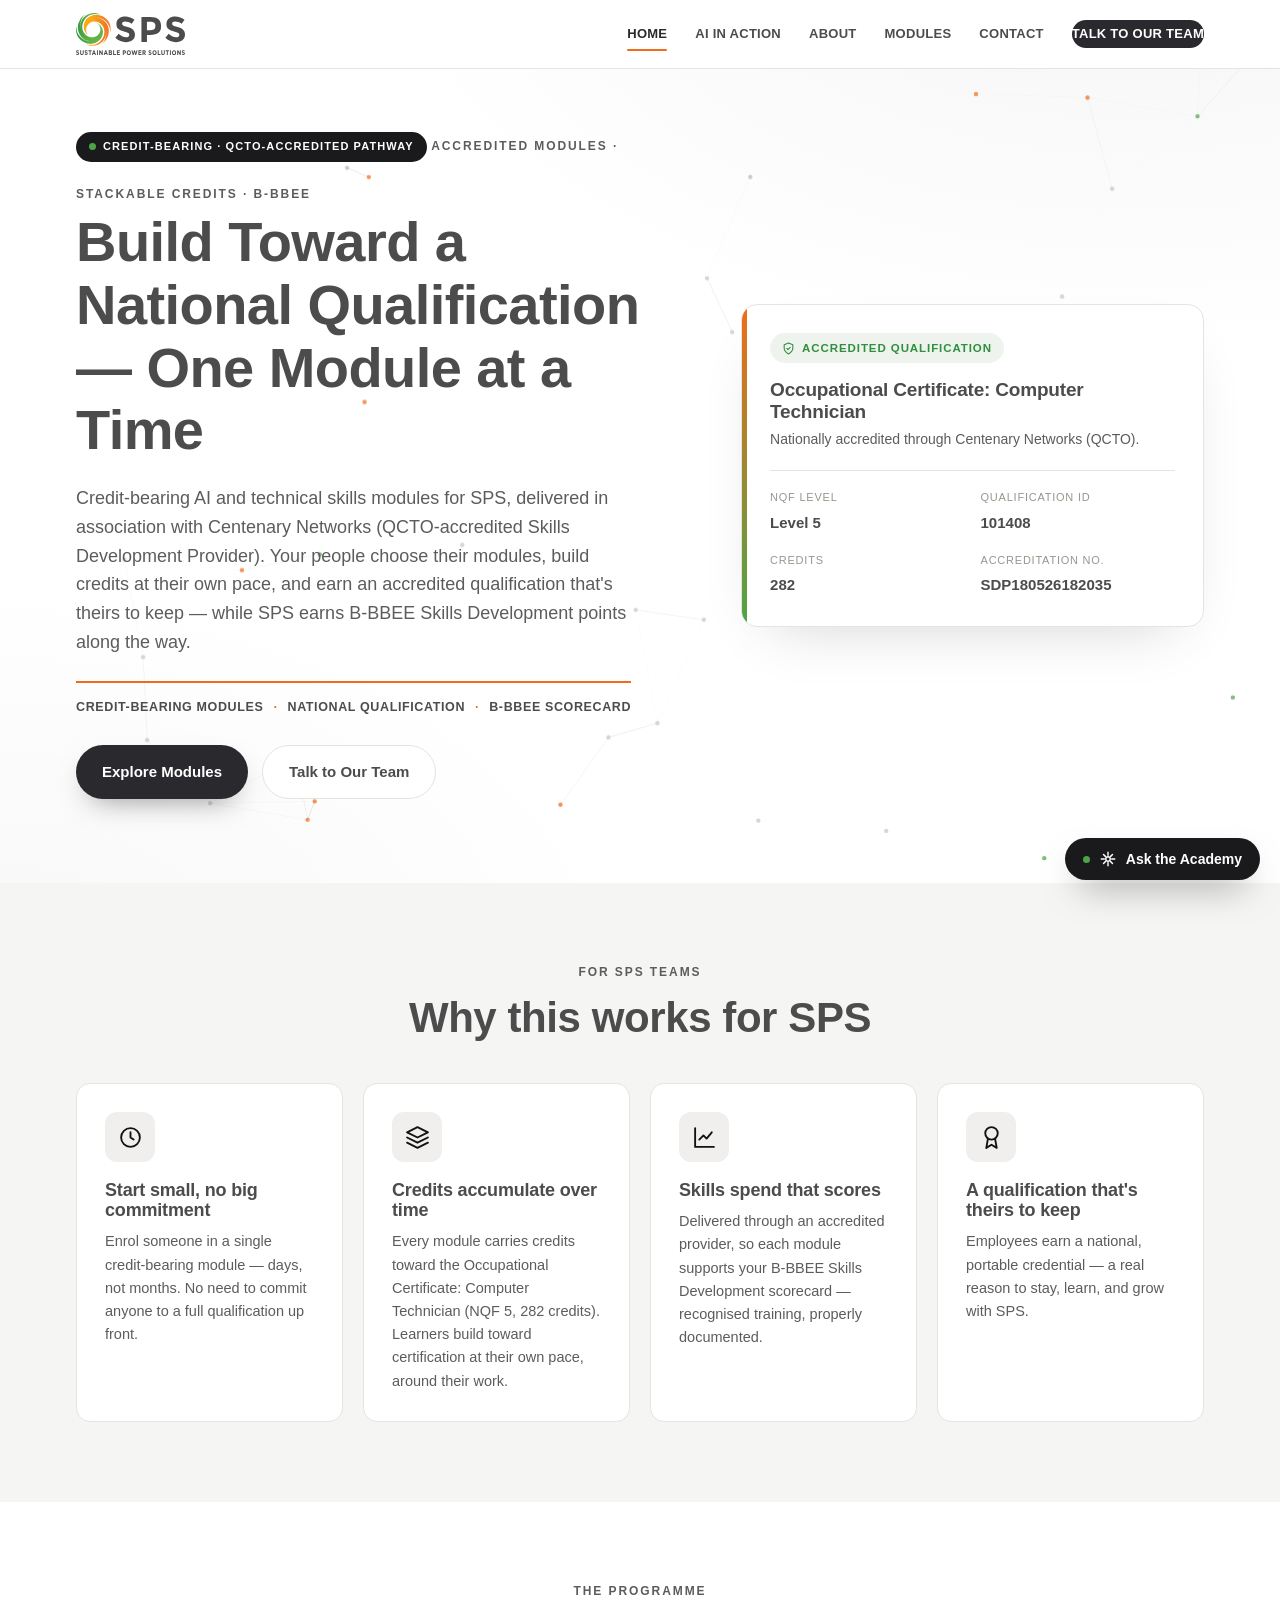
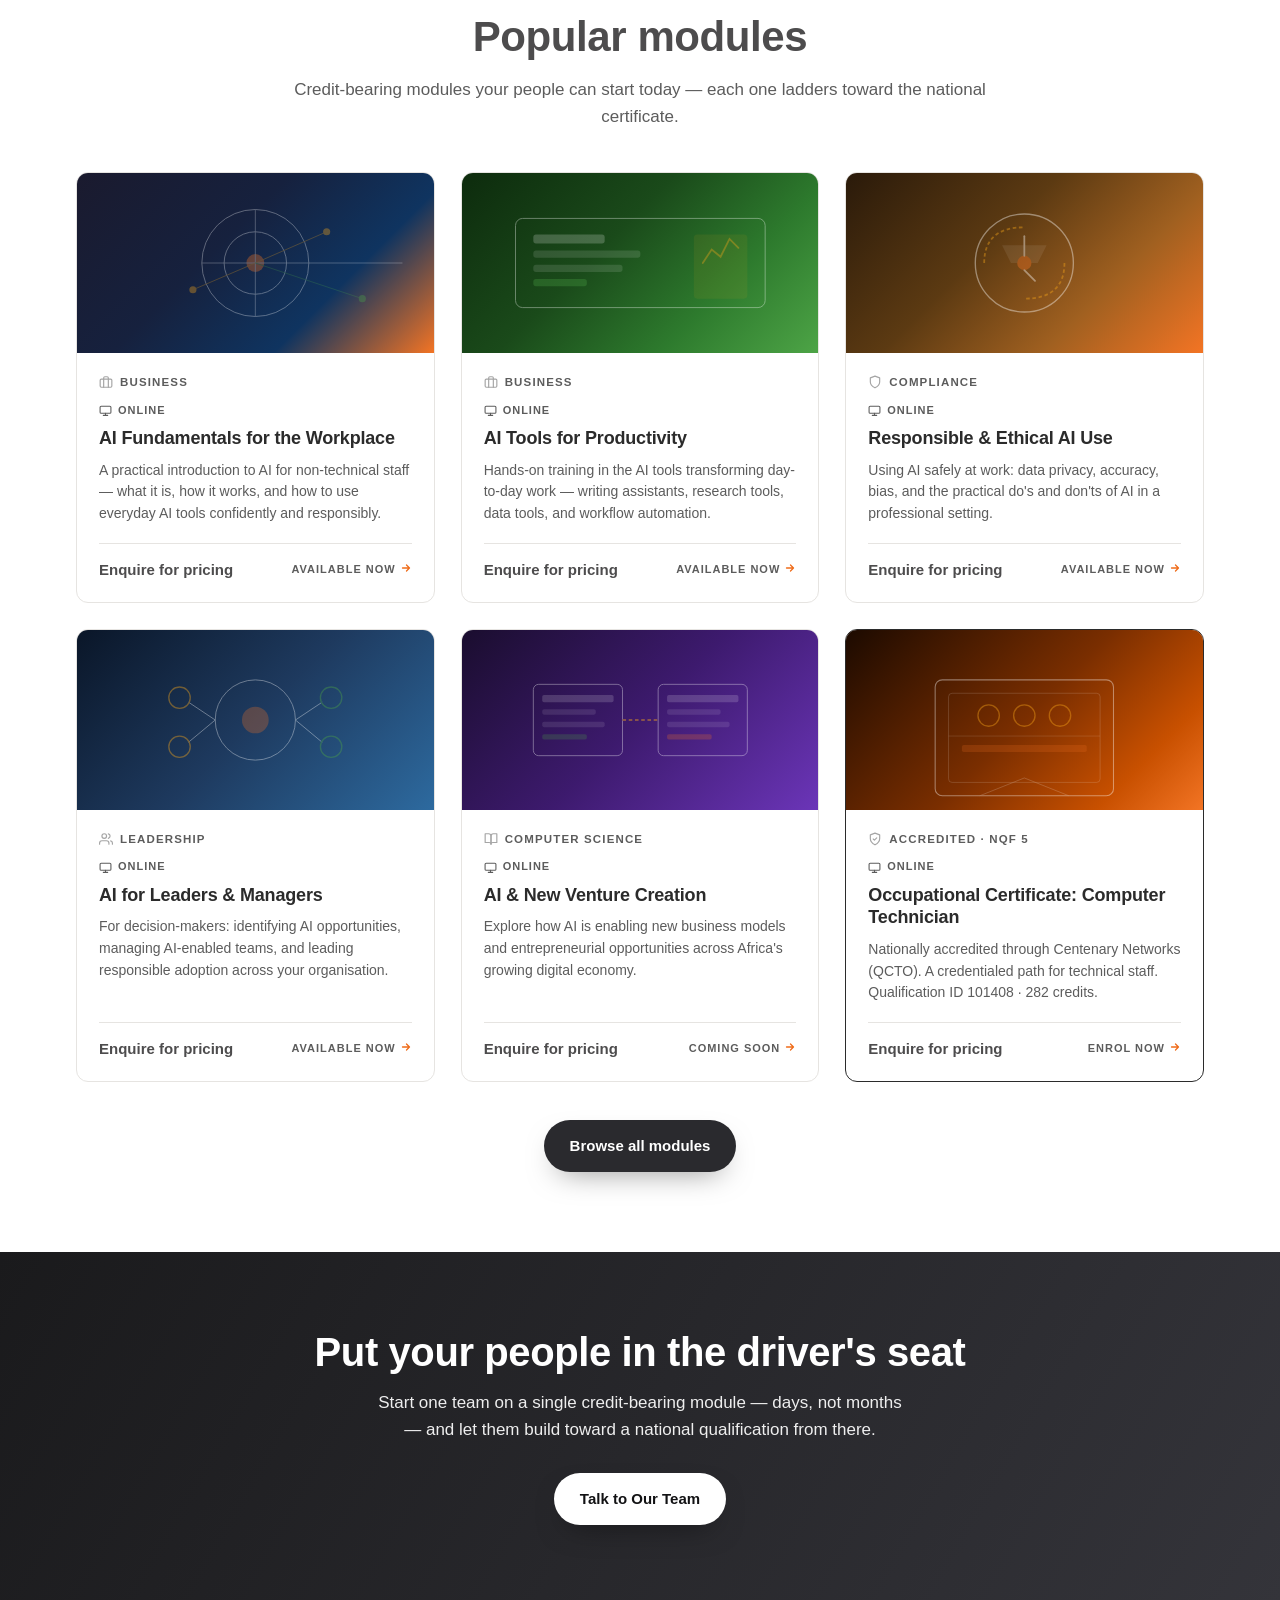
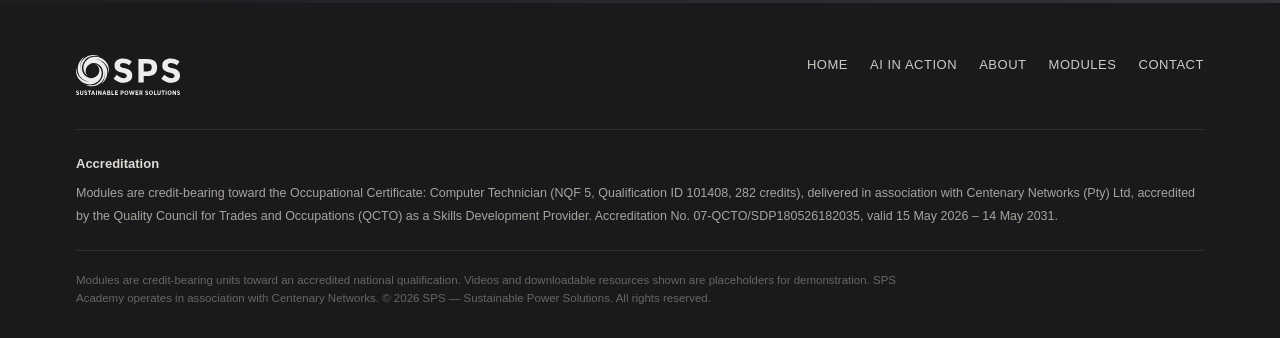
<file: index.html>
<!DOCTYPE html>
<html lang="en">
<head>
<meta charset="UTF-8">
<meta name="viewport" content="width=device-width, initial-scale=1.0">
<title>SPS Academy — Build Toward a National Qualification</title>
<meta name="description" content="Credit-bearing AI and technical skills modules for SPS, delivered in association with Centenary Networks (QCTO-accredited Skills Development Provider). Stack credits, ladder toward an accredited national qualification, and earn B-BBEE Skills Development points.">
<link rel="stylesheet" href="styles.css">
</head>
<body>
<nav id="nav">
  <div class="nav-inner">
    <a href="index.html" class="brand"><img src="sps-dark-logo.svg" alt="SPS — Sustainable Power Solutions"></a>
    <div class="nav-links" id="navLinks">
      <a href="index.html" data-nav="home" class="active">Home</a>
      <a href="ai-in-action.html" data-nav="ai">AI in Action</a>
      <a href="about.html" data-nav="about">About</a>
      <a href="modules.html" data-nav="modules">Modules</a>
      <a href="contact.html" data-nav="contact">Contact</a>
      <a href="contact.html" class="nav-cta">Talk to Our Team</a>
    </div>
    <button class="nav-toggle" id="navToggle" aria-label="Menu"><svg viewBox="0 0 24 24" fill="none" stroke="currentColor" stroke-width="2" stroke-linecap="round" style="width:26px;height:26px;display:block"><path d="M3 6h18M3 12h18M3 18h18"/></svg></button>
  </div>
</nav>
<header class="hero" id="home">
  <canvas id="neural"></canvas>
  <div class="wrap hero-grid">
    <div>
      <span class="badge-live"><span class="dot"></span> Credit-Bearing · QCTO-Accredited Pathway</span>
      <span class="eyebrow">Accredited Modules · Stackable Credits · B-BBEE</span>
      <h1>Build Toward a National Qualification — One Module at a Time</h1>
      <p class="lead">Credit-bearing AI and technical skills modules for SPS, delivered in association with Centenary Networks (QCTO-accredited Skills Development Provider). Your people choose their modules, build credits at their own pace, and earn an accredited qualification that's theirs to keep — while SPS earns B-BBEE Skills Development points along the way.</p>
      <div class="hero-tagline">Credit-Bearing Modules <i>·</i> National Qualification <i>·</i> B-BBEE Scorecard</div>
      <div class="btn-row">
        <a href="modules.html" class="btn btn-primary">Explore Modules</a>
        <a href="contact.html" class="btn btn-ghost">Talk to Our Team</a>
      </div>
    </div>
    <div class="accred-card reveal">
      <span class="badge"><svg viewBox="0 0 24 24" fill="none" stroke="currentColor" stroke-width="2" stroke-linecap="round" stroke-linejoin="round" style="width:13px;height:13px"><path d="M12 2 4 5v6c0 5 3.4 8.5 8 11 4.6-2.5 8-6 8-11V5l-8-3Z"/><path d="m9 12 2 2 4-4"/></svg> Accredited Qualification</span>
      <h3>Occupational Certificate: Computer Technician</h3>
      <p class="qual">Nationally accredited through Centenary Networks (QCTO).</p>
      <div class="meta">
        <div><span>NQF Level</span><strong>Level 5</strong></div>
        <div><span>Qualification ID</span><strong>101408</strong></div>
        <div><span>Credits</span><strong>282</strong></div>
        <div><span>Accreditation No.</span><strong>SDP180526182035</strong></div>
      </div>
    </div>
  </div>
</header>
<section class="section-soft">
  <div class="wrap">
    <div class="sec-head center reveal">
      <span class="eyebrow">For SPS Teams</span>
      <h2>Why this works for SPS</h2>
    </div>
    <div class="features">
      <div class="feat reveal"><div class="ico"><svg viewBox="0 0 24 24" fill="none" stroke="currentColor" stroke-width="1.8" stroke-linecap="round" stroke-linejoin="round"><circle cx="12" cy="12" r="9"/><path d="M12 7v5l3 2"/></svg></div><h3>Start small, no big commitment</h3><p>Enrol someone in a single credit-bearing module — days, not months. No need to commit anyone to a full qualification up front.</p></div>
      <div class="feat reveal"><div class="ico"><svg viewBox="0 0 24 24" fill="none" stroke="currentColor" stroke-width="1.8" stroke-linecap="round" stroke-linejoin="round"><path d="M12 2 2 7l10 5 10-5-10-5Z"/><path d="M2 12l10 5 10-5M2 17l10 5 10-5"/></svg></div><h3>Credits accumulate over time</h3><p>Every module carries credits toward the Occupational Certificate: Computer Technician (NQF 5, 282 credits). Learners build toward certification at their own pace, around their work.</p></div>
      <div class="feat reveal"><div class="ico"><svg viewBox="0 0 24 24" fill="none" stroke="currentColor" stroke-width="1.8" stroke-linecap="round" stroke-linejoin="round"><path d="M3 3v18h18"/><path d="m7 14 4-4 3 3 5-6"/></svg></div><h3>Skills spend that scores</h3><p>Delivered through an accredited provider, so each module supports your B-BBEE Skills Development scorecard — recognised training, properly documented.</p></div>
      <div class="feat reveal"><div class="ico"><svg viewBox="0 0 24 24" fill="none" stroke="currentColor" stroke-width="1.8" stroke-linecap="round" stroke-linejoin="round"><circle cx="12" cy="8" r="6"/><path d="M15.5 13.5 17 22l-5-3-5 3 1.5-8.5"/></svg></div><h3>A qualification that's theirs to keep</h3><p>Employees earn a national, portable credential — a real reason to stay, learn, and grow with SPS.</p></div>
    </div>
  </div>
</section>

<section id="courses">
  <div class="wrap">
    <div class="sec-head center reveal"><span class="eyebrow">The Programme</span><h2>Popular modules</h2><p>Credit-bearing modules your people can start today — each one ladders toward the national certificate.</p></div>
    <div class="course-grid">

      <!-- Card 1 -->
      <div class="ccard reveal">
        <div class="ccard-img">
          <div class="ccard-img-inner" style="background:linear-gradient(135deg,#1a1a2e 0%,#16213e 40%,#0f3460 70%,#f37424 100%)">
            <svg viewBox="0 0 400 180" xmlns="http://www.w3.org/2000/svg" style="width:100%;height:100%;opacity:.35"><circle cx="200" cy="90" r="60" fill="none" stroke="#fff" stroke-width="1"/><circle cx="200" cy="90" r="35" fill="none" stroke="#fff" stroke-width="1"/><circle cx="200" cy="90" r="10" fill="#f37424"/><line x1="140" y1="90" x2="365" y2="90" stroke="#fff" stroke-width=".8"/><line x1="200" y1="30" x2="200" y2="150" stroke="#fff" stroke-width=".8"/><circle cx="280" cy="55" r="4" fill="#faa819"/><circle cx="130" cy="120" r="4" fill="#faa819"/><circle cx="320" cy="130" r="4" fill="#4da446"/><line x1="200" y1="90" x2="280" y2="55" stroke="#faa819" stroke-width=".8"/><line x1="200" y1="90" x2="130" y2="120" stroke="#faa819" stroke-width=".8"/><line x1="200" y1="90" x2="320" y2="130" stroke="#4da446" stroke-width=".8"/></svg>
          </div>
        </div>
        <div class="ccard-body">
          <div class="ccard-cat"><svg viewBox="0 0 24 24" fill="none" stroke="currentColor" stroke-width="2" stroke-linecap="round" stroke-linejoin="round" style="width:14px;height:14px"><rect x="2" y="7" width="20" height="14" rx="2"/><path d="M16 21V5a2 2 0 0 0-2-2h-4a2 2 0 0 0-2 2v16"/></svg> BUSINESS</div>
          <div class="ccard-mode"><svg viewBox="0 0 24 24" fill="none" stroke="currentColor" stroke-width="2" stroke-linecap="round" stroke-linejoin="round" style="width:13px;height:13px"><rect x="2" y="4" width="20" height="13" rx="2"/><path d="M8 21h8M12 17v4"/></svg> ONLINE</div>
          <h4>AI Fundamentals for the Workplace</h4>
          <p>A practical introduction to AI for non-technical staff — what it is, how it works, and how to use everyday AI tools confidently and responsibly.</p>
          <div class="ccard-foot">
            <span class="price">Enquire for pricing</span>
            <span class="avail">Available Now</span>
          </div>
        </div>
      </div>

      <!-- Card 2 -->
      <div class="ccard reveal">
        <div class="ccard-img">
          <div class="ccard-img-inner" style="background:linear-gradient(135deg,#0d2b0d 0%,#1a4a1a 40%,#2d7a2d 70%,#4da446 100%)">
            <svg viewBox="0 0 400 180" xmlns="http://www.w3.org/2000/svg" style="width:100%;height:100%;opacity:.4"><rect x="60" y="40" width="280" height="100" rx="8" fill="none" stroke="#fff" stroke-width="1"/><rect x="80" y="58" width="80" height="10" rx="3" fill="#fff" opacity=".5"/><rect x="80" y="76" width="120" height="8" rx="3" fill="#fff" opacity=".3"/><rect x="80" y="92" width="100" height="8" rx="3" fill="#fff" opacity=".3"/><rect x="80" y="108" width="60" height="8" rx="3" fill="#4da446" opacity=".8"/><rect x="260" y="58" width="60" height="72" rx="4" fill="#faa819" opacity=".2"/><path d="M270 90 l10-15 10 8 10-20 10 10" fill="none" stroke="#faa819" stroke-width="2" stroke-linecap="round"/></svg>
          </div>
        </div>
        <div class="ccard-body">
          <div class="ccard-cat"><svg viewBox="0 0 24 24" fill="none" stroke="currentColor" stroke-width="2" stroke-linecap="round" stroke-linejoin="round" style="width:14px;height:14px"><rect x="2" y="7" width="20" height="14" rx="2"/><path d="M16 21V5a2 2 0 0 0-2-2h-4a2 2 0 0 0-2 2v16"/></svg> BUSINESS</div>
          <div class="ccard-mode"><svg viewBox="0 0 24 24" fill="none" stroke="currentColor" stroke-width="2" stroke-linecap="round" stroke-linejoin="round" style="width:13px;height:13px"><rect x="2" y="4" width="20" height="13" rx="2"/><path d="M8 21h8M12 17v4"/></svg> ONLINE</div>
          <h4>AI Tools for Productivity</h4>
          <p>Hands-on training in the AI tools transforming day-to-day work — writing assistants, research tools, data tools, and workflow automation.</p>
          <div class="ccard-foot">
            <span class="price">Enquire for pricing</span>
            <span class="avail">Available Now</span>
          </div>
        </div>
      </div>

      <!-- Card 3 -->
      <div class="ccard reveal">
        <div class="ccard-img">
          <div class="ccard-img-inner" style="background:linear-gradient(135deg,#2a1a0a 0%,#5c3a12 40%,#a06020 70%,#f37424 100%)">
            <svg viewBox="0 0 400 180" xmlns="http://www.w3.org/2000/svg" style="width:100%;height:100%;opacity:.4"><circle cx="200" cy="90" r="55" fill="none" stroke="#fff" stroke-width="1.5"/><path d="M175 70 l50 0 l-10 20 l-30 0 z" fill="#fff" opacity=".2"/><path d="M155 90 q0 -40 45 -40" fill="none" stroke="#faa819" stroke-width="2" stroke-dasharray="4 3"/><path d="M245 90 q0 40 -45 40" fill="none" stroke="#faa819" stroke-width="2" stroke-dasharray="4 3"/><circle cx="200" cy="90" r="8" fill="#f37424"/><line x1="200" y1="82" x2="200" y2="60" stroke="#fff" stroke-width="2" stroke-linecap="round"/><line x1="200" y1="98" x2="212" y2="110" stroke="#fff" stroke-width="2" stroke-linecap="round"/></svg>
          </div>
        </div>
        <div class="ccard-body">
          <div class="ccard-cat"><svg viewBox="0 0 24 24" fill="none" stroke="currentColor" stroke-width="2" stroke-linecap="round" stroke-linejoin="round" style="width:14px;height:14px"><path d="M12 22s8-4 8-10V5l-8-3-8 3v7c0 6 8 10 8 10z"/></svg> COMPLIANCE</div>
          <div class="ccard-mode"><svg viewBox="0 0 24 24" fill="none" stroke="currentColor" stroke-width="2" stroke-linecap="round" stroke-linejoin="round" style="width:13px;height:13px"><rect x="2" y="4" width="20" height="13" rx="2"/><path d="M8 21h8M12 17v4"/></svg> ONLINE</div>
          <h4>Responsible & Ethical AI Use</h4>
          <p>Using AI safely at work: data privacy, accuracy, bias, and the practical do's and don'ts of AI in a professional setting.</p>
          <div class="ccard-foot">
            <span class="price">Enquire for pricing</span>
            <span class="avail">Available Now</span>
          </div>
        </div>
      </div>

      <!-- Card 4 -->
      <div class="ccard reveal">
        <div class="ccard-img">
          <div class="ccard-img-inner" style="background:linear-gradient(135deg,#0a1628 0%,#1e3a5f 50%,#2d6a9f 100%)">
            <svg viewBox="0 0 400 180" xmlns="http://www.w3.org/2000/svg" style="width:100%;height:100%;opacity:.4"><circle cx="200" cy="90" r="45" fill="none" stroke="#fff" stroke-width="1"/><circle cx="200" cy="90" r="15" fill="#f37424" opacity=".7"/><line x1="155" y1="90" x2="125" y2="70" stroke="#fff" stroke-width="1"/><circle cx="115" cy="65" r="12" fill="none" stroke="#faa819" stroke-width="1.5"/><line x1="155" y1="90" x2="125" y2="115" stroke="#fff" stroke-width="1"/><circle cx="115" cy="120" r="12" fill="none" stroke="#faa819" stroke-width="1.5"/><line x1="245" y1="90" x2="275" y2="70" stroke="#fff" stroke-width="1"/><circle cx="285" cy="65" r="12" fill="none" stroke="#4da446" stroke-width="1.5"/><line x1="245" y1="90" x2="275" y2="115" stroke="#fff" stroke-width="1"/><circle cx="285" cy="120" r="12" fill="none" stroke="#4da446" stroke-width="1.5"/></svg>
          </div>
        </div>
        <div class="ccard-body">
          <div class="ccard-cat"><svg viewBox="0 0 24 24" fill="none" stroke="currentColor" stroke-width="2" stroke-linecap="round" stroke-linejoin="round" style="width:14px;height:14px"><path d="M17 21v-2a4 4 0 0 0-4-4H5a4 4 0 0 0-4 4v2"/><circle cx="9" cy="7" r="4"/><path d="M23 21v-2a4 4 0 0 0-3-3.87M16 3.13a4 4 0 0 1 0 7.75"/></svg> LEADERSHIP</div>
          <div class="ccard-mode"><svg viewBox="0 0 24 24" fill="none" stroke="currentColor" stroke-width="2" stroke-linecap="round" stroke-linejoin="round" style="width:13px;height:13px"><rect x="2" y="4" width="20" height="13" rx="2"/><path d="M8 21h8M12 17v4"/></svg> ONLINE</div>
          <h4>AI for Leaders & Managers</h4>
          <p>For decision-makers: identifying AI opportunities, managing AI-enabled teams, and leading responsible adoption across your organisation.</p>
          <div class="ccard-foot">
            <span class="price">Enquire for pricing</span>
            <span class="avail">Available Now</span>
          </div>
        </div>
      </div>

      <!-- Card 5 -->
      <div class="ccard reveal">
        <div class="ccard-img">
          <div class="ccard-img-inner" style="background:linear-gradient(135deg,#1a0d2e 0%,#3d1a6e 50%,#6b35b8 100%)">
            <svg viewBox="0 0 400 180" xmlns="http://www.w3.org/2000/svg" style="width:100%;height:100%;opacity:.4"><rect x="80" y="50" width="100" height="80" rx="6" fill="none" stroke="#fff" stroke-width="1"/><rect x="220" y="50" width="100" height="80" rx="6" fill="none" stroke="#fff" stroke-width="1"/><line x1="180" y1="90" x2="220" y2="90" stroke="#faa819" stroke-width="2" stroke-dasharray="4 3"/><rect x="90" y="62" width="80" height="8" rx="2" fill="#fff" opacity=".4"/><rect x="90" y="78" width="60" height="6" rx="2" fill="#fff" opacity=".25"/><rect x="90" y="92" width="70" height="6" rx="2" fill="#fff" opacity=".25"/><rect x="90" y="106" width="50" height="6" rx="2" fill="#4da446" opacity=".6"/><rect x="230" y="62" width="80" height="8" rx="2" fill="#fff" opacity=".4"/><rect x="230" y="78" width="60" height="6" rx="2" fill="#fff" opacity=".25"/><rect x="230" y="92" width="70" height="6" rx="2" fill="#fff" opacity=".25"/><rect x="230" y="106" width="50" height="6" rx="2" fill="#f37424" opacity=".6"/></svg>
          </div>
        </div>
        <div class="ccard-body">
          <div class="ccard-cat"><svg viewBox="0 0 24 24" fill="none" stroke="currentColor" stroke-width="2" stroke-linecap="round" stroke-linejoin="round" style="width:14px;height:14px"><path d="M2 3h6a4 4 0 0 1 4 4v14a3 3 0 0 0-3-3H2z"/><path d="M22 3h-6a4 4 0 0 0-4 4v14a3 3 0 0 1 3-3h7z"/></svg> COMPUTER SCIENCE</div>
          <div class="ccard-mode"><svg viewBox="0 0 24 24" fill="none" stroke="currentColor" stroke-width="2" stroke-linecap="round" stroke-linejoin="round" style="width:13px;height:13px"><rect x="2" y="4" width="20" height="13" rx="2"/><path d="M8 21h8M12 17v4"/></svg> ONLINE</div>
          <h4>AI & New Venture Creation</h4>
          <p>Explore how AI is enabling new business models and entrepreneurial opportunities across Africa's growing digital economy.</p>
          <div class="ccard-foot">
            <span class="price">Enquire for pricing</span>
            <span class="avail">Coming Soon</span>
          </div>
        </div>
      </div>

      <!-- Card 6 — Computer Technician card-style repeat for quick enrol -->
      <div class="ccard accred-card-wrap reveal">
        <div class="ccard-img">
          <div class="ccard-img-inner" style="background:linear-gradient(135deg,#1c0a00 0%,#7a2e00 50%,#c85000 80%,#f37424 100%)">
            <svg viewBox="0 0 400 180" xmlns="http://www.w3.org/2000/svg" style="width:100%;height:100%;opacity:.4"><rect x="100" y="45" width="200" height="130" rx="8" fill="none" stroke="#fff" stroke-width="1.2"/><rect x="115" y="60" width="170" height="100" rx="4" fill="none" stroke="#fff" stroke-width=".8" opacity=".5"/><circle cx="160" cy="85" r="12" fill="none" stroke="#faa819" stroke-width="1.5"/><circle cx="200" cy="85" r="12" fill="none" stroke="#faa819" stroke-width="1.5"/><circle cx="240" cy="85" r="12" fill="none" stroke="#faa819" stroke-width="1.5"/><line x1="115" y1="108" x2="285" y2="108" stroke="#fff" stroke-width=".8" opacity=".4"/><rect x="130" y="118" width="140" height="8" rx="2" fill="#f37424" opacity=".5"/><path d="M150 175 L200 155 L250 175" fill="none" stroke="#fff" stroke-width="1" opacity=".5"/></svg>
          </div>
        </div>
        <div class="ccard-body">
          <div class="ccard-cat"><svg viewBox="0 0 24 24" fill="none" stroke="currentColor" stroke-width="2" stroke-linecap="round" stroke-linejoin="round" style="width:14px;height:14px"><path d="M12 2 4 5v6c0 5 3.4 8.5 8 11 4.6-2.5 8-6 8-11V5l-8-3Z"/><path d="m9 12 2 2 4-4"/></svg> ACCREDITED · NQF 5</div>
          <div class="ccard-mode"><svg viewBox="0 0 24 24" fill="none" stroke="currentColor" stroke-width="2" stroke-linecap="round" stroke-linejoin="round" style="width:13px;height:13px"><rect x="2" y="4" width="20" height="13" rx="2"/><path d="M8 21h8M12 17v4"/></svg> ONLINE</div>
          <h4>Occupational Certificate: Computer Technician</h4>
          <p>Nationally accredited through Centenary Networks (QCTO). A credentialed path for technical staff. Qualification ID 101408 · 282 credits.</p>
          <div class="ccard-foot">
            <span class="price">Enquire for pricing</span>
            <span class="avail">Enrol Now</span>
          </div>
        </div>
      </div>

    </div>

    <div style="text-align:center;margin-top:38px"><a href="modules.html" class="btn btn-primary">Browse all modules</a></div>
  </div>
</section>
<section class="cta-band">
  <div class="wrap">
    <h2>Put your people in the driver's seat</h2>
    <p>Start one team on a single credit-bearing module — days, not months — and let them build toward a national qualification from there.</p>
    <a href="contact.html" class="btn btn-primary">Talk to Our Team</a>
  </div>
</section>

<footer>
  <div class="wrap">
    <div class="foot-top">
      <div class="foot-brand"><img src="sps-dark-logo.svg" alt="SPS — Sustainable Power Solutions"></div>
      <div class="foot-nav">
        <a href="index.html">Home</a>
        <a href="ai-in-action.html">AI in Action</a>
        <a href="about.html">About</a>
        <a href="modules.html">Modules</a>
        <a href="contact.html">Contact</a>
      </div>
    </div>
    <div class="foot-accred" style="max-width:none;border-bottom:1px solid rgba(255,255,255,.1);padding-bottom:22px;margin-bottom:20px">
      <strong>Accreditation</strong>
      <span>Modules are credit-bearing toward the Occupational Certificate: Computer Technician (NQF 5, Qualification ID 101408, 282 credits), delivered in association with Centenary Networks (Pty) Ltd, accredited by the Quality Council for Trades and Occupations (QCTO) as a Skills Development Provider. Accreditation No. 07-QCTO/SDP180526182035, valid 15 May 2026 – 14 May 2031.</span>
    </div>
    <p class="disclaimer">Modules are credit-bearing units toward an accredited national qualification. Videos and downloadable resources shown are placeholders for demonstration. SPS Academy operates in association with Centenary Networks. © 2026 SPS — Sustainable Power Solutions. All rights reserved.</p>
  </div>
</footer>
<script src="site.js"></script>
<script src="neural.js"></script>
<script src="cards.js"></script>
<script src="assistant.js"></script>
</body></html>
</file>
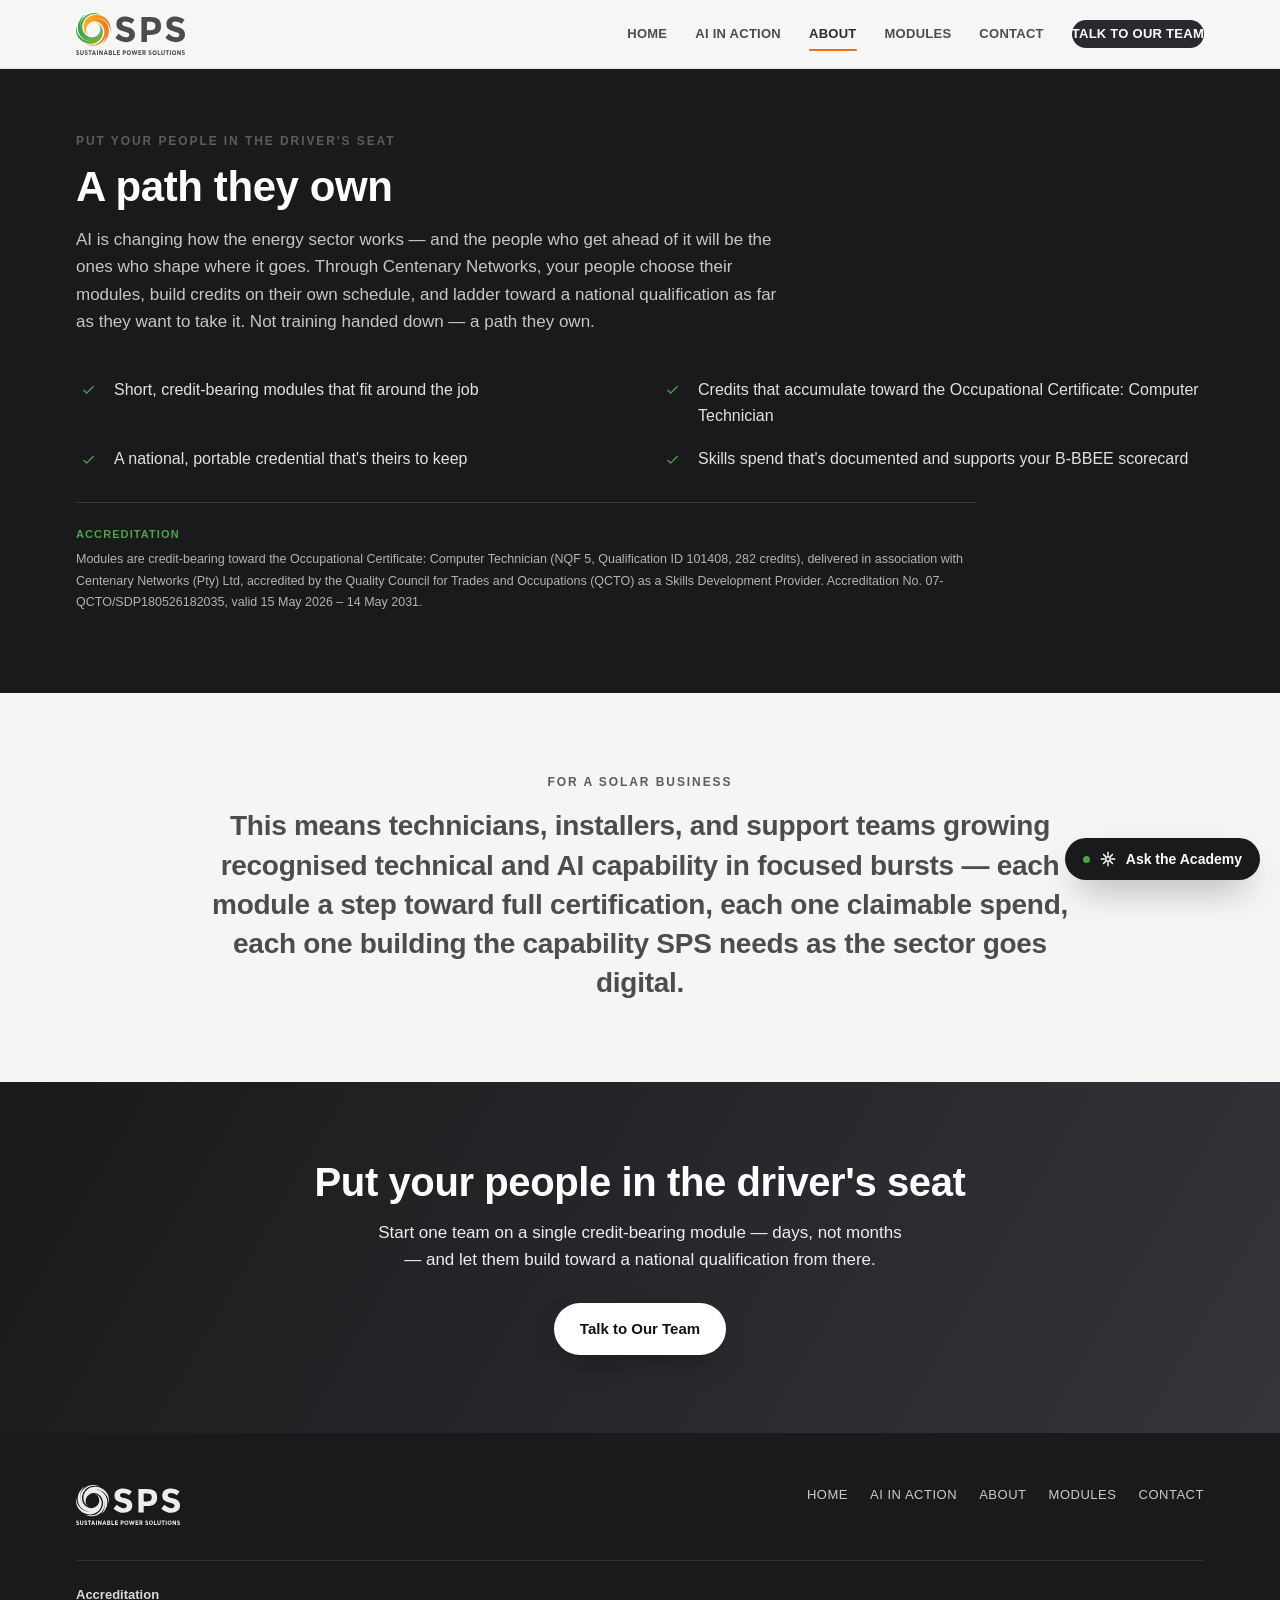
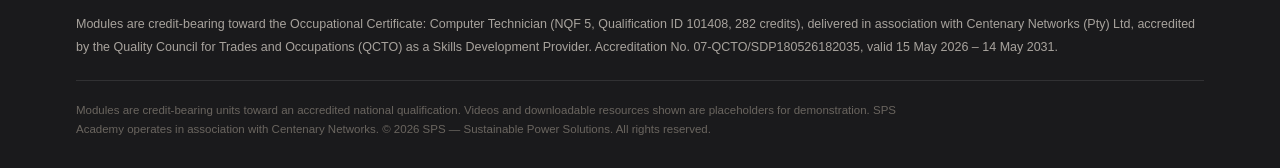
<file: about.html>
<!DOCTYPE html>
<html lang="en">
<head>
<meta charset="UTF-8">
<meta name="viewport" content="width=device-width, initial-scale=1.0">
<title>About — SPS Academy</title>
<meta name="description" content="How SPS Academy works: credit-bearing micro-modules delivered through Centenary Networks (QCTO), laddering toward a national qualification while earning B-BBEE returns.">
<link rel="stylesheet" href="styles.css">
</head>
<body>
<nav id="nav">
  <div class="nav-inner">
    <a href="index.html" class="brand"><img src="sps-dark-logo.svg" alt="SPS — Sustainable Power Solutions"></a>
    <div class="nav-links" id="navLinks">
      <a href="index.html" data-nav="home">Home</a>
      <a href="ai-in-action.html" data-nav="ai">AI in Action</a>
      <a href="about.html" data-nav="about" class="active">About</a>
      <a href="modules.html" data-nav="modules">Modules</a>
      <a href="contact.html" data-nav="contact">Contact</a>
      <a href="contact.html" class="nav-cta">Talk to Our Team</a>
    </div>
    <button class="nav-toggle" id="navToggle" aria-label="Menu"><svg viewBox="0 0 24 24" fill="none" stroke="currentColor" stroke-width="2" stroke-linecap="round" style="width:26px;height:26px;display:block"><path d="M3 6h18M3 12h18M3 18h18"/></svg></button>
  </div>
</nav>
<section class="section-dark page-top" id="about">
  <div class="wrap">
    <div class="sec-head reveal">
      <span class="eyebrow">Put your people in the driver's seat</span>
      <h2>A path they own</h2>
      <p>AI is changing how the energy sector works — and the people who get ahead of it will be the ones who shape where it goes. Through Centenary Networks, your people choose their modules, build credits on their own schedule, and ladder toward a national qualification as far as they want to take it. Not training handed down — a path they own.</p>
    </div>
    <ul class="outcomes reveal">
      <li>Short, credit-bearing modules that fit around the job</li>
      <li>Credits that accumulate toward the Occupational Certificate: Computer Technician</li>
      <li>A national, portable credential that's theirs to keep</li>
      <li>Skills spend that's documented and supports your B-BBEE scorecard</li>
    </ul>
    <div class="accred-note reveal">
      <span class="lbl">Accreditation</span>
      Modules are credit-bearing toward the Occupational Certificate: Computer Technician (NQF 5, Qualification ID 101408, 282 credits), delivered in association with Centenary Networks (Pty) Ltd, accredited by the Quality Council for Trades and Occupations (QCTO) as a Skills Development Provider. Accreditation No. 07-QCTO/SDP180526182035, valid 15 May 2026 – 14 May 2031.
    </div>
  </div>
</section>

<section class="section-soft">
  <div class="wrap">
    <div class="energy-line reveal">
      <span class="eyebrow">For a solar business</span>
      <p>This means technicians, installers, and support teams growing recognised technical and AI capability in focused bursts — each module a step toward full certification, each one claimable spend, each one building the capability SPS needs as the sector goes digital.</p>
    </div>
  </div>
</section>

<section class="cta-band">
  <div class="wrap">
    <h2>Put your people in the driver's seat</h2>
    <p>Start one team on a single credit-bearing module — days, not months — and let them build toward a national qualification from there.</p>
    <a href="contact.html" class="btn btn-primary">Talk to Our Team</a>
  </div>
</section>

<footer>
  <div class="wrap">
    <div class="foot-top">
      <div class="foot-brand"><img src="sps-dark-logo.svg" alt="SPS — Sustainable Power Solutions"></div>
      <div class="foot-nav">
        <a href="index.html">Home</a>
        <a href="ai-in-action.html">AI in Action</a>
        <a href="about.html">About</a>
        <a href="modules.html">Modules</a>
        <a href="contact.html">Contact</a>
      </div>
    </div>
    <div class="foot-accred" style="max-width:none;border-bottom:1px solid rgba(255,255,255,.1);padding-bottom:22px;margin-bottom:20px">
      <strong>Accreditation</strong>
      <span>Modules are credit-bearing toward the Occupational Certificate: Computer Technician (NQF 5, Qualification ID 101408, 282 credits), delivered in association with Centenary Networks (Pty) Ltd, accredited by the Quality Council for Trades and Occupations (QCTO) as a Skills Development Provider. Accreditation No. 07-QCTO/SDP180526182035, valid 15 May 2026 – 14 May 2031.</span>
    </div>
    <p class="disclaimer">Modules are credit-bearing units toward an accredited national qualification. Videos and downloadable resources shown are placeholders for demonstration. SPS Academy operates in association with Centenary Networks. © 2026 SPS — Sustainable Power Solutions. All rights reserved.</p>
  </div>
</footer>
<script src="site.js"></script>
<script src="assistant.js"></script>
</body></html>
</file>
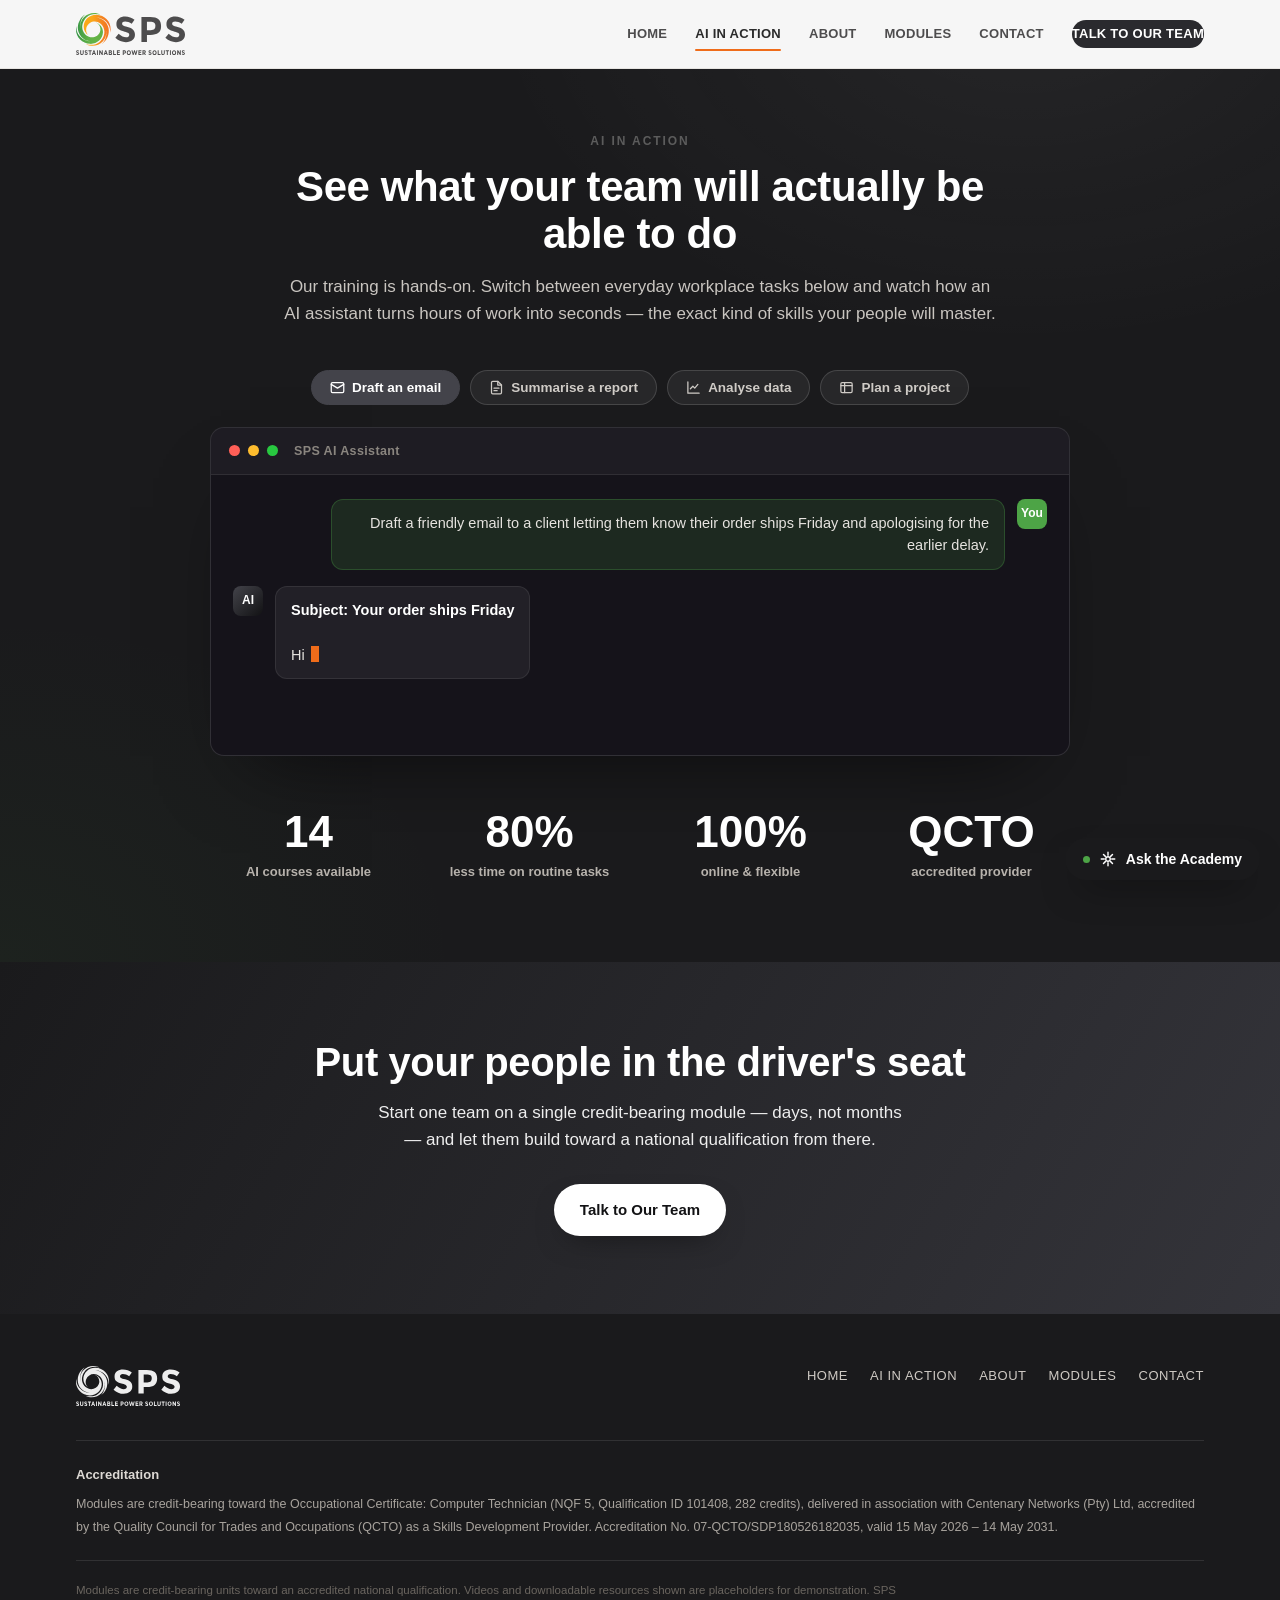
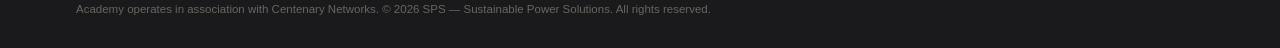
<file: ai-in-action.html>
<!DOCTYPE html>
<html lang="en">
<head>
<meta charset="UTF-8">
<meta name="viewport" content="width=device-width, initial-scale=1.0">
<title>AI in Action — SPS Academy</title>
<meta name="description" content="See what your team will be able to do. An interactive demo of AI turning everyday work tasks into seconds — the exact skills SPS modules build.">
<link rel="stylesheet" href="styles.css">
</head>
<body>
<nav id="nav">
  <div class="nav-inner">
    <a href="index.html" class="brand"><img src="sps-dark-logo.svg" alt="SPS — Sustainable Power Solutions"></a>
    <div class="nav-links" id="navLinks">
      <a href="index.html" data-nav="home">Home</a>
      <a href="ai-in-action.html" data-nav="ai" class="active">AI in Action</a>
      <a href="about.html" data-nav="about">About</a>
      <a href="modules.html" data-nav="modules">Modules</a>
      <a href="contact.html" data-nav="contact">Contact</a>
      <a href="contact.html" class="nav-cta">Talk to Our Team</a>
    </div>
    <button class="nav-toggle" id="navToggle" aria-label="Menu"><svg viewBox="0 0 24 24" fill="none" stroke="currentColor" stroke-width="2" stroke-linecap="round" style="width:26px;height:26px;display:block"><path d="M3 6h18M3 12h18M3 18h18"/></svg></button>
  </div>
</nav>
<section class="section-dark ai-action page-top" id="ai-action">
  <div class="wrap">
    <div class="sec-head center reveal">
      <span class="eyebrow">AI in Action</span>
      <h2>See what your team will actually be able to do</h2>
      <p>Our training is hands-on. Switch between everyday workplace tasks below and watch how an AI assistant turns hours of work into seconds — the exact kind of skills your people will master.</p>
    </div>

    <div class="ai-demo reveal">
      <div class="ai-demo-tabs" id="aiTabs">
        <button class="ai-tab active" data-i="0"><svg viewBox="0 0 24 24" fill="none" stroke="currentColor" stroke-width="2" stroke-linecap="round" stroke-linejoin="round" style="width:15px;height:15px;vertical-align:-3px;margin-right:7px"><rect x="2" y="4" width="20" height="16" rx="2"/><path d="m22 7-10 6L2 7"/></svg>Draft an email</button>
        <button class="ai-tab" data-i="1"><svg viewBox="0 0 24 24" fill="none" stroke="currentColor" stroke-width="2" stroke-linecap="round" stroke-linejoin="round" style="width:15px;height:15px;vertical-align:-3px;margin-right:7px"><path d="M14 2H6a2 2 0 0 0-2 2v16a2 2 0 0 0 2 2h12a2 2 0 0 0 2-2V8z"/><path d="M14 2v6h6M8 13h8M8 17h5"/></svg>Summarise a report</button>
        <button class="ai-tab" data-i="2"><svg viewBox="0 0 24 24" fill="none" stroke="currentColor" stroke-width="2" stroke-linecap="round" stroke-linejoin="round" style="width:15px;height:15px;vertical-align:-3px;margin-right:7px"><path d="M3 3v18h18"/><path d="m7 14 4-4 3 3 5-6"/></svg>Analyse data</button>
        <button class="ai-tab" data-i="3"><svg viewBox="0 0 24 24" fill="none" stroke="currentColor" stroke-width="2" stroke-linecap="round" stroke-linejoin="round" style="width:15px;height:15px;vertical-align:-3px;margin-right:7px"><rect x="3" y="4" width="18" height="16" rx="2"/><path d="M3 9h18M9 4v16"/></svg>Plan a project</button>
      </div>
      <div class="ai-window">
        <div class="ai-window-bar"><i></i><i></i><i></i><em>SPS AI Assistant</em></div>
        <div class="ai-chat" id="aiChat"></div>
      </div>
    </div>

    <div class="ai-stats reveal">
      <div><div class="num" data-to="14">0</div><div class="lbl2">AI courses available</div></div>
      <div><div class="num" data-to="80" data-suf="%">0</div><div class="lbl2">less time on routine tasks</div></div>
      <div><div class="num" data-to="100" data-suf="%">0</div><div class="lbl2">online &amp; flexible</div></div>
      <div><div class="num" data-to="0" data-suf="" data-txt="QCTO">0</div><div class="lbl2">accredited provider</div></div>
    </div>
  </div>
</section>

<section class="cta-band">
  <div class="wrap">
    <h2>Put your people in the driver's seat</h2>
    <p>Start one team on a single credit-bearing module — days, not months — and let them build toward a national qualification from there.</p>
    <a href="contact.html" class="btn btn-primary">Talk to Our Team</a>
  </div>
</section>

<footer>
  <div class="wrap">
    <div class="foot-top">
      <div class="foot-brand"><img src="sps-dark-logo.svg" alt="SPS — Sustainable Power Solutions"></div>
      <div class="foot-nav">
        <a href="index.html">Home</a>
        <a href="ai-in-action.html">AI in Action</a>
        <a href="about.html">About</a>
        <a href="modules.html">Modules</a>
        <a href="contact.html">Contact</a>
      </div>
    </div>
    <div class="foot-accred" style="max-width:none;border-bottom:1px solid rgba(255,255,255,.1);padding-bottom:22px;margin-bottom:20px">
      <strong>Accreditation</strong>
      <span>Modules are credit-bearing toward the Occupational Certificate: Computer Technician (NQF 5, Qualification ID 101408, 282 credits), delivered in association with Centenary Networks (Pty) Ltd, accredited by the Quality Council for Trades and Occupations (QCTO) as a Skills Development Provider. Accreditation No. 07-QCTO/SDP180526182035, valid 15 May 2026 – 14 May 2031.</span>
    </div>
    <p class="disclaimer">Modules are credit-bearing units toward an accredited national qualification. Videos and downloadable resources shown are placeholders for demonstration. SPS Academy operates in association with Centenary Networks. © 2026 SPS — Sustainable Power Solutions. All rights reserved.</p>
  </div>
</footer>
<script src="site.js"></script>
<script src="demo.js"></script>
<script src="assistant.js"></script>
</body></html>
</file>
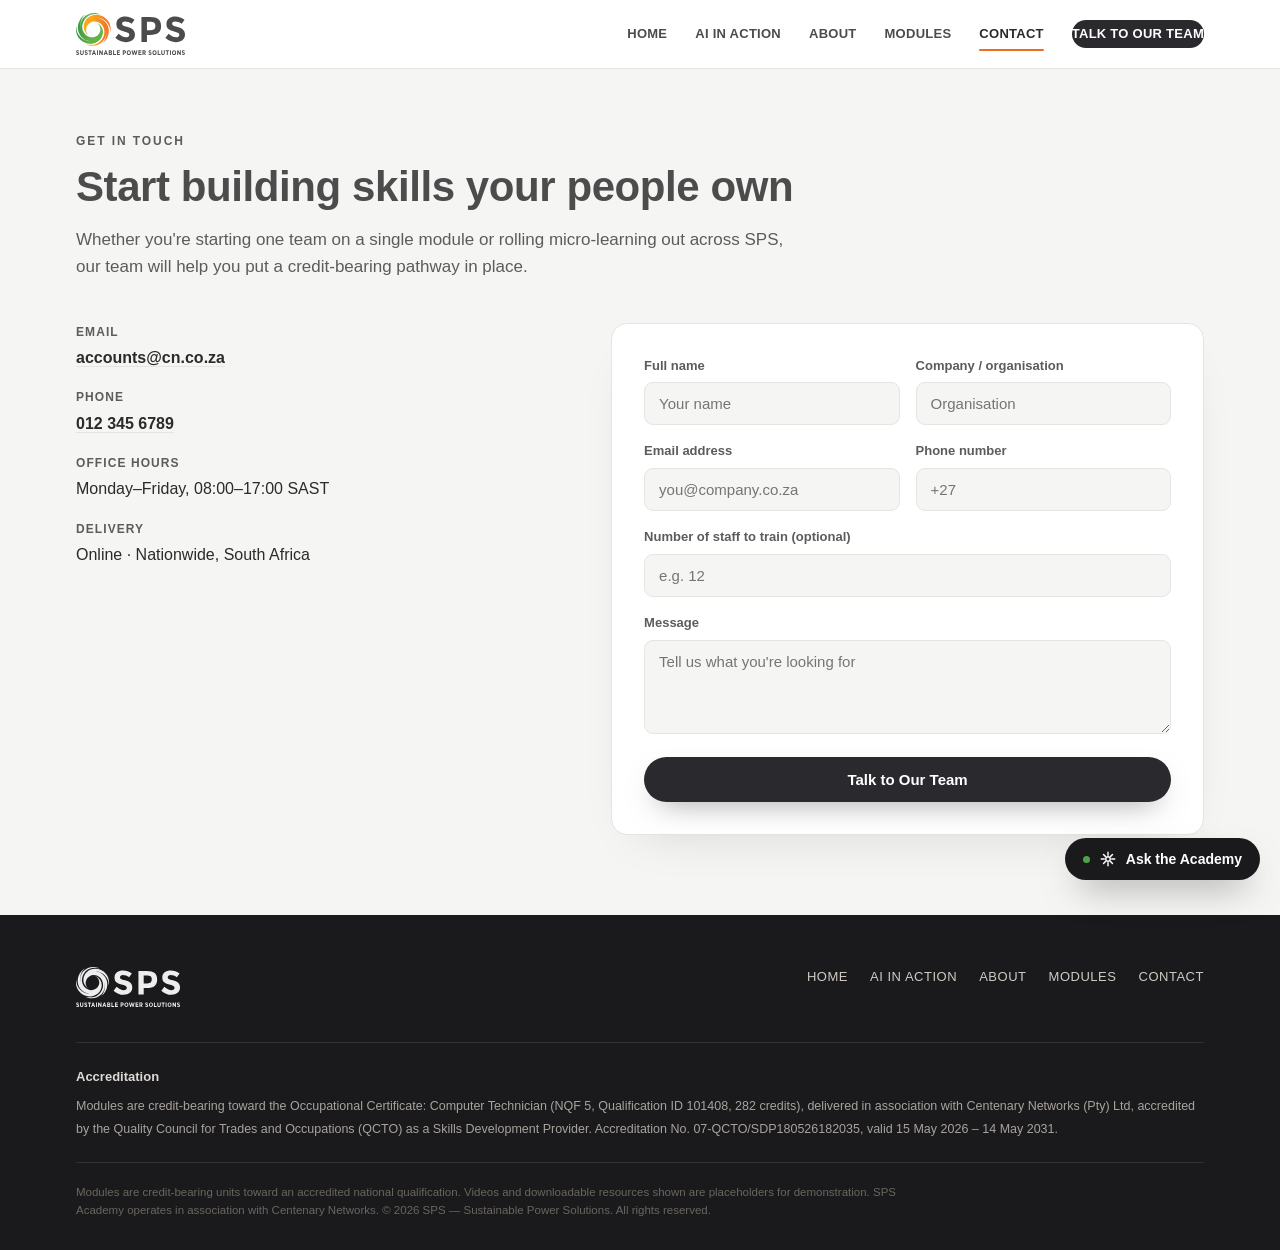
<file: contact.html>
<!DOCTYPE html>
<html lang="en">
<head>
<meta charset="UTF-8">
<meta name="viewport" content="width=device-width, initial-scale=1.0">
<title>Contact — SPS Academy</title>
<meta name="description" content="Talk to our team about starting one team on a single credit-bearing module or rolling micro-learning out across SPS.">
<link rel="stylesheet" href="styles.css">
</head>
<body>
<nav id="nav">
  <div class="nav-inner">
    <a href="index.html" class="brand"><img src="sps-dark-logo.svg" alt="SPS — Sustainable Power Solutions"></a>
    <div class="nav-links" id="navLinks">
      <a href="index.html" data-nav="home">Home</a>
      <a href="ai-in-action.html" data-nav="ai">AI in Action</a>
      <a href="about.html" data-nav="about">About</a>
      <a href="modules.html" data-nav="modules">Modules</a>
      <a href="contact.html" data-nav="contact" class="active">Contact</a>
      <a href="contact.html" class="nav-cta">Talk to Our Team</a>
    </div>
    <button class="nav-toggle" id="navToggle" aria-label="Menu"><svg viewBox="0 0 24 24" fill="none" stroke="currentColor" stroke-width="2" stroke-linecap="round" style="width:26px;height:26px;display:block"><path d="M3 6h18M3 12h18M3 18h18"/></svg></button>
  </div>
</nav>
<section class="section-soft page-top" id="contact">
  <div class="wrap">
    <div class="sec-head reveal">
      <span class="eyebrow">Get in Touch</span>
      <h2>Start building skills your people own</h2>
      <p>Whether you're starting one team on a single module or rolling micro-learning out across SPS, our team will help you put a credit-bearing pathway in place.</p>
    </div>
    <div class="contact-grid">
      <div class="contact-info reveal">
        <p><span class="lbl">Email</span><a href="mailto:accounts@cn.co.za">accounts@cn.co.za</a></p>
        <p><span class="lbl">Phone</span><a href="tel:0123456789">012 345 6789</a></p>
        <p><span class="lbl">Office hours</span>Monday–Friday, 08:00–17:00 SAST</p>
        <p><span class="lbl">Delivery</span>Online · Nationwide, South Africa</p>
      </div>
      <form class="form reveal" action="https://formsubmit.co/accounts@cn.co.za" method="POST">
        <input type="hidden" name="_subject" value="New enquiry from SPS Academy website">
        <input type="hidden" name="_template" value="table">
        <input type="hidden" name="_next" value="https://sibusis-code.github.io/sps.academy/thanks.html">
        <input type="hidden" name="_captcha" value="false">
        <input type="text" name="_honey" style="display:none">
        <div class="two">
          <div class="field"><label>Full name</label><input type="text" name="Name" placeholder="Your name" required></div>
          <div class="field"><label>Company / organisation</label><input type="text" name="Company" placeholder="Organisation"></div>
        </div>
        <div class="two">
          <div class="field"><label>Email address</label><input type="email" name="Email" placeholder="you@company.co.za" required></div>
          <div class="field"><label>Phone number</label><input type="tel" name="Phone" placeholder="+27"></div>
        </div>
        <div class="field"><label>Number of staff to train (optional)</label><input type="text" name="Staff to train" placeholder="e.g. 12"></div>
        <div class="field"><label>Message</label><textarea name="Message" rows="4" placeholder="Tell us what you're looking for"></textarea></div>
        <button type="submit" class="btn btn-primary" style="width:100%">Talk to Our Team</button>
      </form>
    </div>
  </div>
</section>

<footer>
  <div class="wrap">
    <div class="foot-top">
      <div class="foot-brand"><img src="sps-dark-logo.svg" alt="SPS — Sustainable Power Solutions"></div>
      <div class="foot-nav">
        <a href="index.html">Home</a>
        <a href="ai-in-action.html">AI in Action</a>
        <a href="about.html">About</a>
        <a href="modules.html">Modules</a>
        <a href="contact.html">Contact</a>
      </div>
    </div>
    <div class="foot-accred" style="max-width:none;border-bottom:1px solid rgba(255,255,255,.1);padding-bottom:22px;margin-bottom:20px">
      <strong>Accreditation</strong>
      <span>Modules are credit-bearing toward the Occupational Certificate: Computer Technician (NQF 5, Qualification ID 101408, 282 credits), delivered in association with Centenary Networks (Pty) Ltd, accredited by the Quality Council for Trades and Occupations (QCTO) as a Skills Development Provider. Accreditation No. 07-QCTO/SDP180526182035, valid 15 May 2026 – 14 May 2031.</span>
    </div>
    <p class="disclaimer">Modules are credit-bearing units toward an accredited national qualification. Videos and downloadable resources shown are placeholders for demonstration. SPS Academy operates in association with Centenary Networks. © 2026 SPS — Sustainable Power Solutions. All rights reserved.</p>
  </div>
</footer>
<script src="site.js"></script>
<script src="assistant.js"></script>
</body></html>
</file>
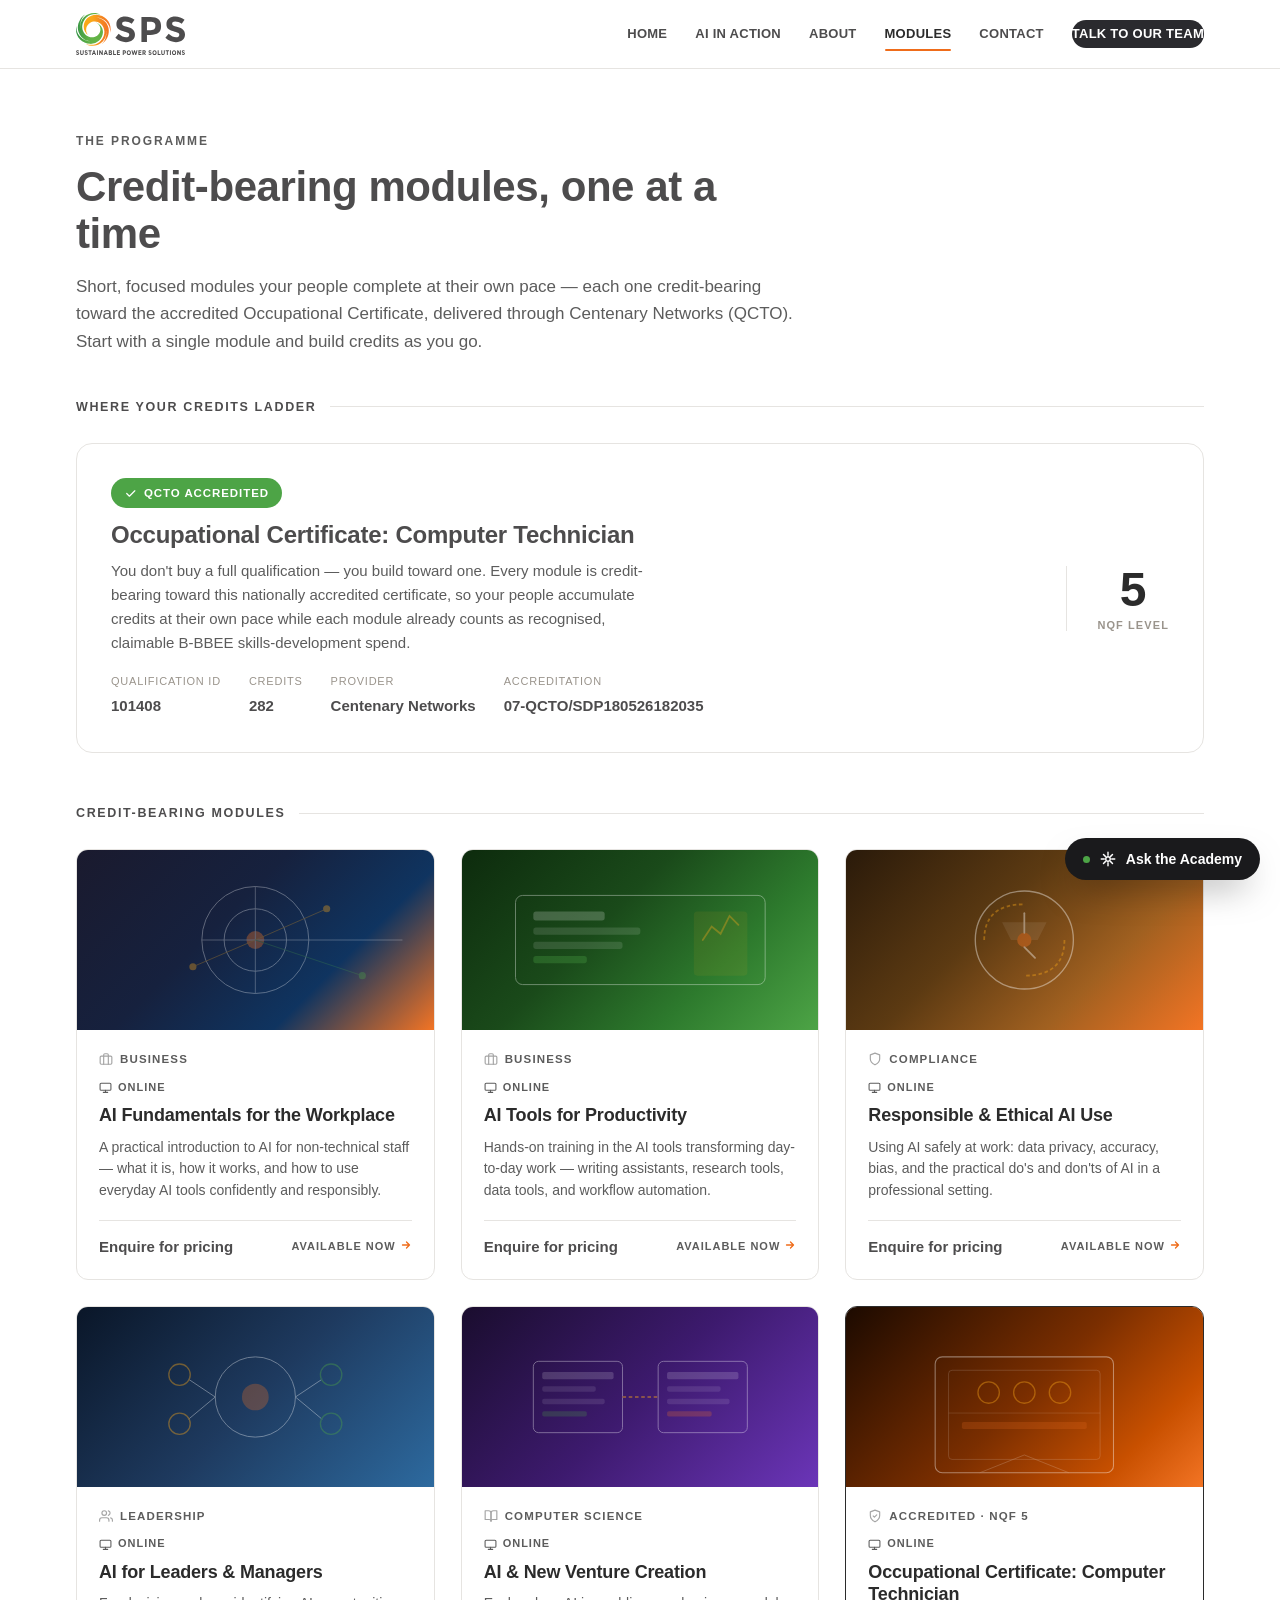
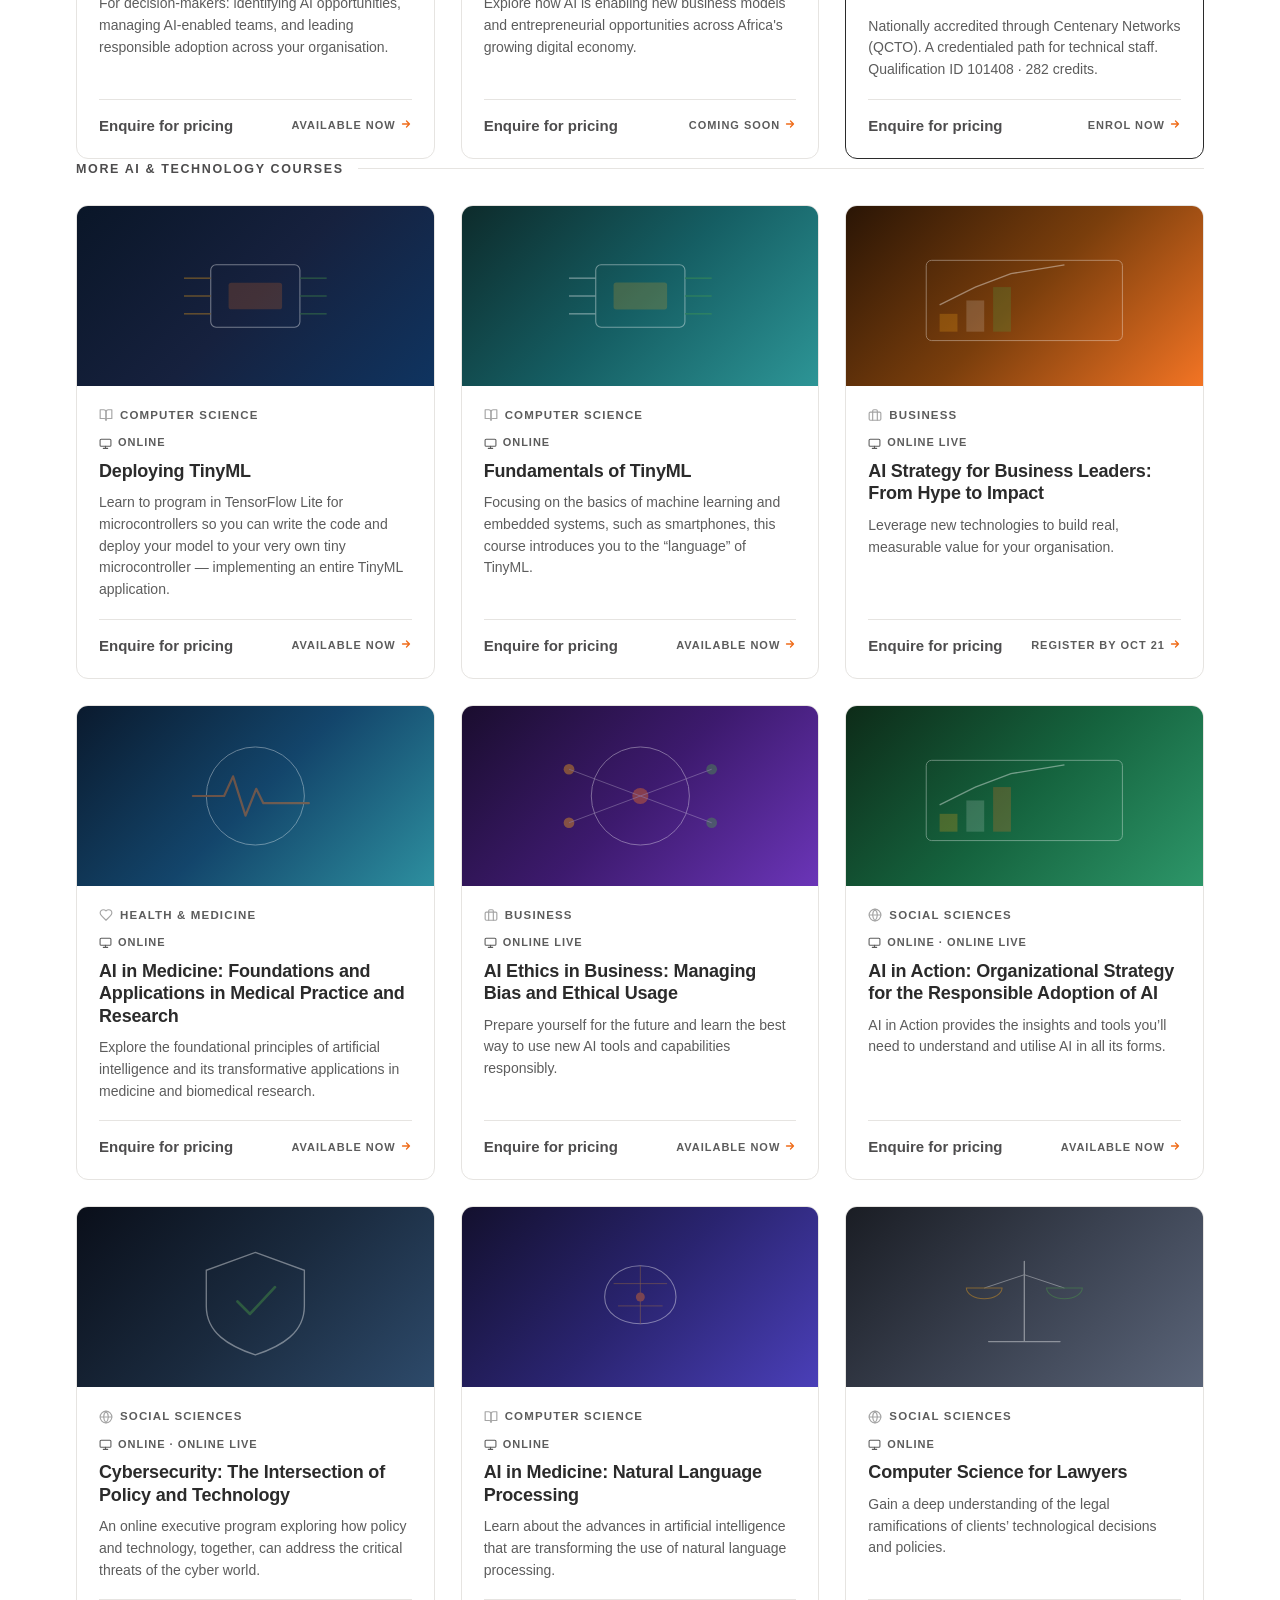
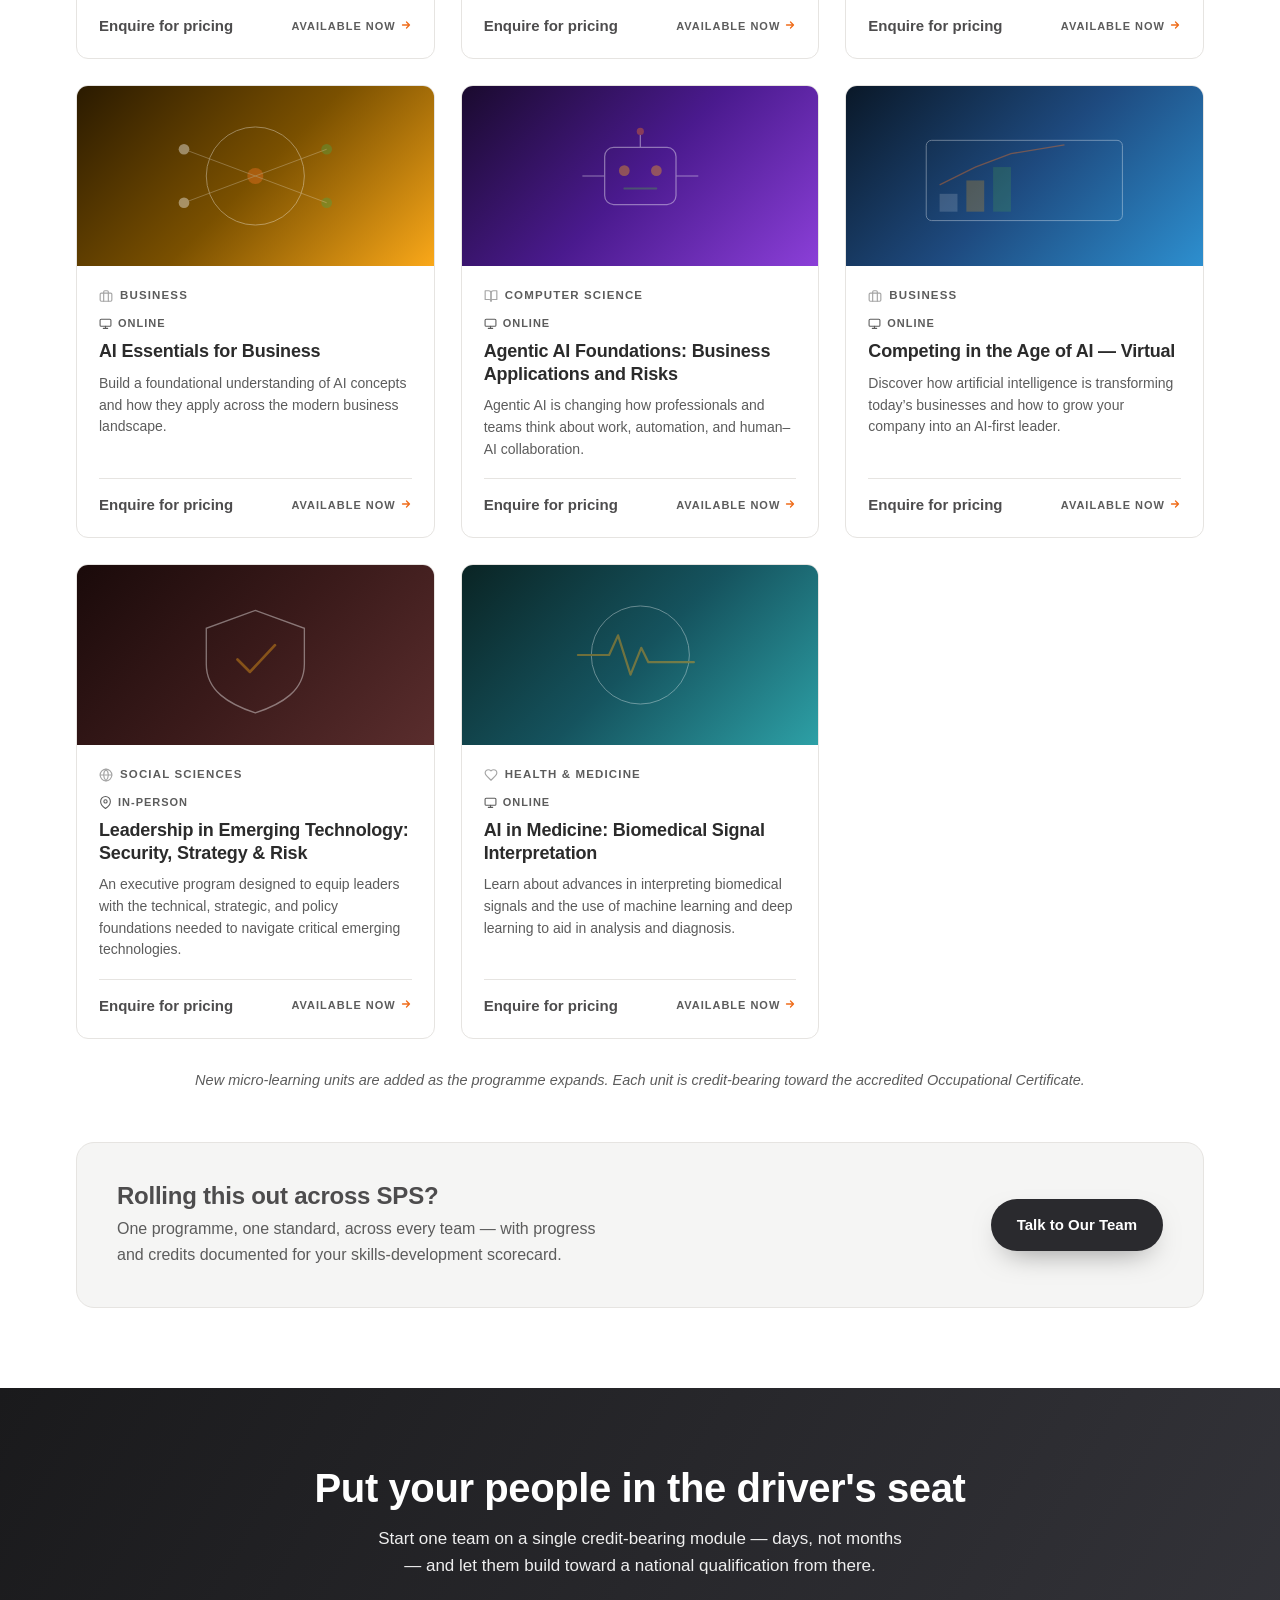
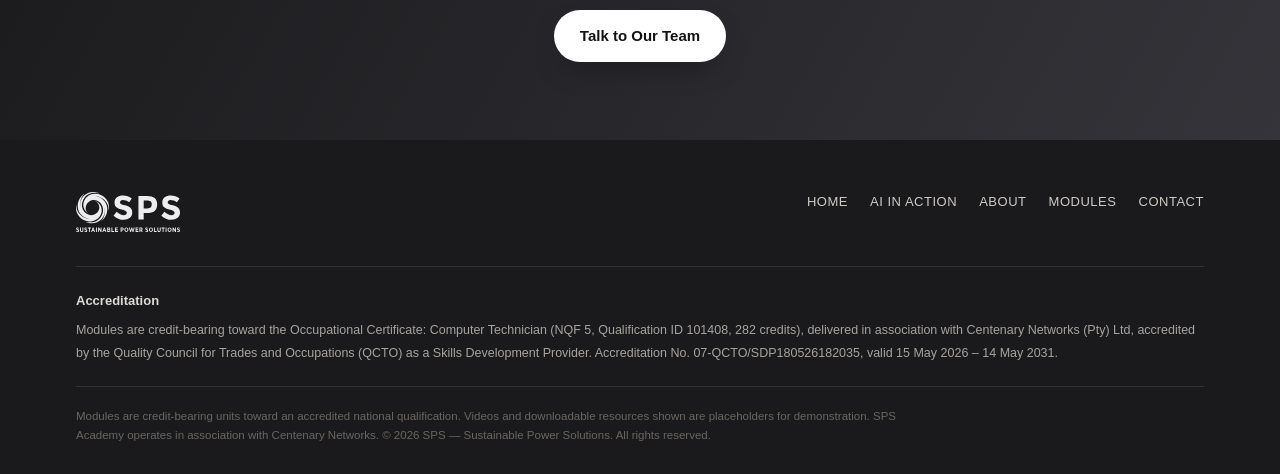
<file: modules.html>
<!DOCTYPE html>
<html lang="en">
<head>
<meta charset="UTF-8">
<meta name="viewport" content="width=device-width, initial-scale=1.0">
<title>Modules — SPS Academy</title>
<meta name="description" content="Browse credit-bearing AI and technical skills modules. Each module ladders toward the accredited Occupational Certificate: Computer Technician and earns B-BBEE Skills Development returns.">
<link rel="stylesheet" href="styles.css">
</head>
<body>
<nav id="nav">
  <div class="nav-inner">
    <a href="index.html" class="brand"><img src="sps-dark-logo.svg" alt="SPS — Sustainable Power Solutions"></a>
    <div class="nav-links" id="navLinks">
      <a href="index.html" data-nav="home">Home</a>
      <a href="ai-in-action.html" data-nav="ai">AI in Action</a>
      <a href="about.html" data-nav="about">About</a>
      <a href="modules.html" data-nav="modules" class="active">Modules</a>
      <a href="contact.html" data-nav="contact">Contact</a>
      <a href="contact.html" class="nav-cta">Talk to Our Team</a>
    </div>
    <button class="nav-toggle" id="navToggle" aria-label="Menu"><svg viewBox="0 0 24 24" fill="none" stroke="currentColor" stroke-width="2" stroke-linecap="round" style="width:26px;height:26px;display:block"><path d="M3 6h18M3 12h18M3 18h18"/></svg></button>
  </div>
</nav>
<section id="courses" class="page-top">
  <div class="wrap">
    <div class="sec-head reveal">
      <span class="eyebrow">The Programme</span>
      <h2>Credit-bearing modules, one at a time</h2>
      <p>Short, focused modules your people complete at their own pace — each one credit-bearing toward the accredited Occupational Certificate, delivered through Centenary Networks (QCTO). Start with a single module and build credits as you go.</p>
    </div>

    <div class="course-band-label reveal"><span class="tag">Where Your Credits Ladder</span><span class="ln"></span></div>
    <div class="accredited-feature reveal">
      <div>
        <span class="badge"><svg viewBox="0 0 24 24" fill="none" stroke="currentColor" stroke-width="2.2" stroke-linecap="round" stroke-linejoin="round" style="width:13px;height:13px"><path d="m5 12 5 5L20 7"/></svg> QCTO Accredited</span>
        <h3>Occupational Certificate: Computer Technician</h3>
        <p>You don't buy a full qualification — you build toward one. Every module is credit-bearing toward this nationally accredited certificate, so your people accumulate credits at their own pace while each module already counts as recognised, claimable B-BBEE skills-development spend.</p>
        <div class="qual-meta">
          <div><span>Qualification ID</span><strong>101408</strong></div>
          <div><span>Credits</span><strong>282</strong></div>
          <div><span>Provider</span><strong>Centenary Networks</strong></div>
          <div><span>Accreditation</span><strong>07-QCTO/SDP180526182035</strong></div>
        </div>
      </div>
      <div class="side"><div class="nqf">5<small>NQF Level</small></div></div>
    </div>

    <div class="course-band-label reveal"><span class="tag">Credit-Bearing Modules</span><span class="ln"></span></div>
    <div class="course-grid">

      <!-- Card 1 -->
      <div class="ccard reveal">
        <div class="ccard-img">
          <div class="ccard-img-inner" style="background:linear-gradient(135deg,#1a1a2e 0%,#16213e 40%,#0f3460 70%,#f37424 100%)">
            <svg viewBox="0 0 400 180" xmlns="http://www.w3.org/2000/svg" style="width:100%;height:100%;opacity:.35"><circle cx="200" cy="90" r="60" fill="none" stroke="#fff" stroke-width="1"/><circle cx="200" cy="90" r="35" fill="none" stroke="#fff" stroke-width="1"/><circle cx="200" cy="90" r="10" fill="#f37424"/><line x1="140" y1="90" x2="365" y2="90" stroke="#fff" stroke-width=".8"/><line x1="200" y1="30" x2="200" y2="150" stroke="#fff" stroke-width=".8"/><circle cx="280" cy="55" r="4" fill="#faa819"/><circle cx="130" cy="120" r="4" fill="#faa819"/><circle cx="320" cy="130" r="4" fill="#4da446"/><line x1="200" y1="90" x2="280" y2="55" stroke="#faa819" stroke-width=".8"/><line x1="200" y1="90" x2="130" y2="120" stroke="#faa819" stroke-width=".8"/><line x1="200" y1="90" x2="320" y2="130" stroke="#4da446" stroke-width=".8"/></svg>
          </div>
        </div>
        <div class="ccard-body">
          <div class="ccard-cat"><svg viewBox="0 0 24 24" fill="none" stroke="currentColor" stroke-width="2" stroke-linecap="round" stroke-linejoin="round" style="width:14px;height:14px"><rect x="2" y="7" width="20" height="14" rx="2"/><path d="M16 21V5a2 2 0 0 0-2-2h-4a2 2 0 0 0-2 2v16"/></svg> BUSINESS</div>
          <div class="ccard-mode"><svg viewBox="0 0 24 24" fill="none" stroke="currentColor" stroke-width="2" stroke-linecap="round" stroke-linejoin="round" style="width:13px;height:13px"><rect x="2" y="4" width="20" height="13" rx="2"/><path d="M8 21h8M12 17v4"/></svg> ONLINE</div>
          <h4>AI Fundamentals for the Workplace</h4>
          <p>A practical introduction to AI for non-technical staff — what it is, how it works, and how to use everyday AI tools confidently and responsibly.</p>
          <div class="ccard-foot">
            <span class="price">Enquire for pricing</span>
            <span class="avail">Available Now</span>
          </div>
        </div>
      </div>

      <!-- Card 2 -->
      <div class="ccard reveal">
        <div class="ccard-img">
          <div class="ccard-img-inner" style="background:linear-gradient(135deg,#0d2b0d 0%,#1a4a1a 40%,#2d7a2d 70%,#4da446 100%)">
            <svg viewBox="0 0 400 180" xmlns="http://www.w3.org/2000/svg" style="width:100%;height:100%;opacity:.4"><rect x="60" y="40" width="280" height="100" rx="8" fill="none" stroke="#fff" stroke-width="1"/><rect x="80" y="58" width="80" height="10" rx="3" fill="#fff" opacity=".5"/><rect x="80" y="76" width="120" height="8" rx="3" fill="#fff" opacity=".3"/><rect x="80" y="92" width="100" height="8" rx="3" fill="#fff" opacity=".3"/><rect x="80" y="108" width="60" height="8" rx="3" fill="#4da446" opacity=".8"/><rect x="260" y="58" width="60" height="72" rx="4" fill="#faa819" opacity=".2"/><path d="M270 90 l10-15 10 8 10-20 10 10" fill="none" stroke="#faa819" stroke-width="2" stroke-linecap="round"/></svg>
          </div>
        </div>
        <div class="ccard-body">
          <div class="ccard-cat"><svg viewBox="0 0 24 24" fill="none" stroke="currentColor" stroke-width="2" stroke-linecap="round" stroke-linejoin="round" style="width:14px;height:14px"><rect x="2" y="7" width="20" height="14" rx="2"/><path d="M16 21V5a2 2 0 0 0-2-2h-4a2 2 0 0 0-2 2v16"/></svg> BUSINESS</div>
          <div class="ccard-mode"><svg viewBox="0 0 24 24" fill="none" stroke="currentColor" stroke-width="2" stroke-linecap="round" stroke-linejoin="round" style="width:13px;height:13px"><rect x="2" y="4" width="20" height="13" rx="2"/><path d="M8 21h8M12 17v4"/></svg> ONLINE</div>
          <h4>AI Tools for Productivity</h4>
          <p>Hands-on training in the AI tools transforming day-to-day work — writing assistants, research tools, data tools, and workflow automation.</p>
          <div class="ccard-foot">
            <span class="price">Enquire for pricing</span>
            <span class="avail">Available Now</span>
          </div>
        </div>
      </div>

      <!-- Card 3 -->
      <div class="ccard reveal">
        <div class="ccard-img">
          <div class="ccard-img-inner" style="background:linear-gradient(135deg,#2a1a0a 0%,#5c3a12 40%,#a06020 70%,#f37424 100%)">
            <svg viewBox="0 0 400 180" xmlns="http://www.w3.org/2000/svg" style="width:100%;height:100%;opacity:.4"><circle cx="200" cy="90" r="55" fill="none" stroke="#fff" stroke-width="1.5"/><path d="M175 70 l50 0 l-10 20 l-30 0 z" fill="#fff" opacity=".2"/><path d="M155 90 q0 -40 45 -40" fill="none" stroke="#faa819" stroke-width="2" stroke-dasharray="4 3"/><path d="M245 90 q0 40 -45 40" fill="none" stroke="#faa819" stroke-width="2" stroke-dasharray="4 3"/><circle cx="200" cy="90" r="8" fill="#f37424"/><line x1="200" y1="82" x2="200" y2="60" stroke="#fff" stroke-width="2" stroke-linecap="round"/><line x1="200" y1="98" x2="212" y2="110" stroke="#fff" stroke-width="2" stroke-linecap="round"/></svg>
          </div>
        </div>
        <div class="ccard-body">
          <div class="ccard-cat"><svg viewBox="0 0 24 24" fill="none" stroke="currentColor" stroke-width="2" stroke-linecap="round" stroke-linejoin="round" style="width:14px;height:14px"><path d="M12 22s8-4 8-10V5l-8-3-8 3v7c0 6 8 10 8 10z"/></svg> COMPLIANCE</div>
          <div class="ccard-mode"><svg viewBox="0 0 24 24" fill="none" stroke="currentColor" stroke-width="2" stroke-linecap="round" stroke-linejoin="round" style="width:13px;height:13px"><rect x="2" y="4" width="20" height="13" rx="2"/><path d="M8 21h8M12 17v4"/></svg> ONLINE</div>
          <h4>Responsible & Ethical AI Use</h4>
          <p>Using AI safely at work: data privacy, accuracy, bias, and the practical do's and don'ts of AI in a professional setting.</p>
          <div class="ccard-foot">
            <span class="price">Enquire for pricing</span>
            <span class="avail">Available Now</span>
          </div>
        </div>
      </div>

      <!-- Card 4 -->
      <div class="ccard reveal">
        <div class="ccard-img">
          <div class="ccard-img-inner" style="background:linear-gradient(135deg,#0a1628 0%,#1e3a5f 50%,#2d6a9f 100%)">
            <svg viewBox="0 0 400 180" xmlns="http://www.w3.org/2000/svg" style="width:100%;height:100%;opacity:.4"><circle cx="200" cy="90" r="45" fill="none" stroke="#fff" stroke-width="1"/><circle cx="200" cy="90" r="15" fill="#f37424" opacity=".7"/><line x1="155" y1="90" x2="125" y2="70" stroke="#fff" stroke-width="1"/><circle cx="115" cy="65" r="12" fill="none" stroke="#faa819" stroke-width="1.5"/><line x1="155" y1="90" x2="125" y2="115" stroke="#fff" stroke-width="1"/><circle cx="115" cy="120" r="12" fill="none" stroke="#faa819" stroke-width="1.5"/><line x1="245" y1="90" x2="275" y2="70" stroke="#fff" stroke-width="1"/><circle cx="285" cy="65" r="12" fill="none" stroke="#4da446" stroke-width="1.5"/><line x1="245" y1="90" x2="275" y2="115" stroke="#fff" stroke-width="1"/><circle cx="285" cy="120" r="12" fill="none" stroke="#4da446" stroke-width="1.5"/></svg>
          </div>
        </div>
        <div class="ccard-body">
          <div class="ccard-cat"><svg viewBox="0 0 24 24" fill="none" stroke="currentColor" stroke-width="2" stroke-linecap="round" stroke-linejoin="round" style="width:14px;height:14px"><path d="M17 21v-2a4 4 0 0 0-4-4H5a4 4 0 0 0-4 4v2"/><circle cx="9" cy="7" r="4"/><path d="M23 21v-2a4 4 0 0 0-3-3.87M16 3.13a4 4 0 0 1 0 7.75"/></svg> LEADERSHIP</div>
          <div class="ccard-mode"><svg viewBox="0 0 24 24" fill="none" stroke="currentColor" stroke-width="2" stroke-linecap="round" stroke-linejoin="round" style="width:13px;height:13px"><rect x="2" y="4" width="20" height="13" rx="2"/><path d="M8 21h8M12 17v4"/></svg> ONLINE</div>
          <h4>AI for Leaders & Managers</h4>
          <p>For decision-makers: identifying AI opportunities, managing AI-enabled teams, and leading responsible adoption across your organisation.</p>
          <div class="ccard-foot">
            <span class="price">Enquire for pricing</span>
            <span class="avail">Available Now</span>
          </div>
        </div>
      </div>

      <!-- Card 5 -->
      <div class="ccard reveal">
        <div class="ccard-img">
          <div class="ccard-img-inner" style="background:linear-gradient(135deg,#1a0d2e 0%,#3d1a6e 50%,#6b35b8 100%)">
            <svg viewBox="0 0 400 180" xmlns="http://www.w3.org/2000/svg" style="width:100%;height:100%;opacity:.4"><rect x="80" y="50" width="100" height="80" rx="6" fill="none" stroke="#fff" stroke-width="1"/><rect x="220" y="50" width="100" height="80" rx="6" fill="none" stroke="#fff" stroke-width="1"/><line x1="180" y1="90" x2="220" y2="90" stroke="#faa819" stroke-width="2" stroke-dasharray="4 3"/><rect x="90" y="62" width="80" height="8" rx="2" fill="#fff" opacity=".4"/><rect x="90" y="78" width="60" height="6" rx="2" fill="#fff" opacity=".25"/><rect x="90" y="92" width="70" height="6" rx="2" fill="#fff" opacity=".25"/><rect x="90" y="106" width="50" height="6" rx="2" fill="#4da446" opacity=".6"/><rect x="230" y="62" width="80" height="8" rx="2" fill="#fff" opacity=".4"/><rect x="230" y="78" width="60" height="6" rx="2" fill="#fff" opacity=".25"/><rect x="230" y="92" width="70" height="6" rx="2" fill="#fff" opacity=".25"/><rect x="230" y="106" width="50" height="6" rx="2" fill="#f37424" opacity=".6"/></svg>
          </div>
        </div>
        <div class="ccard-body">
          <div class="ccard-cat"><svg viewBox="0 0 24 24" fill="none" stroke="currentColor" stroke-width="2" stroke-linecap="round" stroke-linejoin="round" style="width:14px;height:14px"><path d="M2 3h6a4 4 0 0 1 4 4v14a3 3 0 0 0-3-3H2z"/><path d="M22 3h-6a4 4 0 0 0-4 4v14a3 3 0 0 1 3-3h7z"/></svg> COMPUTER SCIENCE</div>
          <div class="ccard-mode"><svg viewBox="0 0 24 24" fill="none" stroke="currentColor" stroke-width="2" stroke-linecap="round" stroke-linejoin="round" style="width:13px;height:13px"><rect x="2" y="4" width="20" height="13" rx="2"/><path d="M8 21h8M12 17v4"/></svg> ONLINE</div>
          <h4>AI & New Venture Creation</h4>
          <p>Explore how AI is enabling new business models and entrepreneurial opportunities across Africa's growing digital economy.</p>
          <div class="ccard-foot">
            <span class="price">Enquire for pricing</span>
            <span class="avail">Coming Soon</span>
          </div>
        </div>
      </div>

      <!-- Card 6 — Computer Technician card-style repeat for quick enrol -->
      <div class="ccard accred-card-wrap reveal">
        <div class="ccard-img">
          <div class="ccard-img-inner" style="background:linear-gradient(135deg,#1c0a00 0%,#7a2e00 50%,#c85000 80%,#f37424 100%)">
            <svg viewBox="0 0 400 180" xmlns="http://www.w3.org/2000/svg" style="width:100%;height:100%;opacity:.4"><rect x="100" y="45" width="200" height="130" rx="8" fill="none" stroke="#fff" stroke-width="1.2"/><rect x="115" y="60" width="170" height="100" rx="4" fill="none" stroke="#fff" stroke-width=".8" opacity=".5"/><circle cx="160" cy="85" r="12" fill="none" stroke="#faa819" stroke-width="1.5"/><circle cx="200" cy="85" r="12" fill="none" stroke="#faa819" stroke-width="1.5"/><circle cx="240" cy="85" r="12" fill="none" stroke="#faa819" stroke-width="1.5"/><line x1="115" y1="108" x2="285" y2="108" stroke="#fff" stroke-width=".8" opacity=".4"/><rect x="130" y="118" width="140" height="8" rx="2" fill="#f37424" opacity=".5"/><path d="M150 175 L200 155 L250 175" fill="none" stroke="#fff" stroke-width="1" opacity=".5"/></svg>
          </div>
        </div>
        <div class="ccard-body">
          <div class="ccard-cat"><svg viewBox="0 0 24 24" fill="none" stroke="currentColor" stroke-width="2" stroke-linecap="round" stroke-linejoin="round" style="width:14px;height:14px"><path d="M12 2 4 5v6c0 5 3.4 8.5 8 11 4.6-2.5 8-6 8-11V5l-8-3Z"/><path d="m9 12 2 2 4-4"/></svg> ACCREDITED · NQF 5</div>
          <div class="ccard-mode"><svg viewBox="0 0 24 24" fill="none" stroke="currentColor" stroke-width="2" stroke-linecap="round" stroke-linejoin="round" style="width:13px;height:13px"><rect x="2" y="4" width="20" height="13" rx="2"/><path d="M8 21h8M12 17v4"/></svg> ONLINE</div>
          <h4>Occupational Certificate: Computer Technician</h4>
          <p>Nationally accredited through Centenary Networks (QCTO). A credentialed path for technical staff. Qualification ID 101408 · 282 credits.</p>
          <div class="ccard-foot">
            <span class="price">Enquire for pricing</span>
            <span class="avail">Enrol Now</span>
          </div>
        </div>
      </div>

    </div>

    <div class="course-band-label reveal"><span class="tag">More AI &amp; Technology Courses</span><span class="ln"></span></div>
    <div class="course-grid">

      <!-- Deploying TinyML -->
      <div class="ccard reveal">
        <div class="ccard-img"><div class="ccard-img-inner" style="background:linear-gradient(135deg,#0a1628 0%,#16213e 50%,#0f3460 100%)">
          <svg viewBox="0 0 400 180" xmlns="http://www.w3.org/2000/svg" style="width:100%;height:100%;opacity:.4"><rect x="150" y="55" width="100" height="70" rx="6" fill="none" stroke="#fff" stroke-width="1.2"/><rect x="170" y="75" width="60" height="30" rx="3" fill="#f37424" opacity=".5"/><line x1="150" y1="70" x2="120" y2="70" stroke="#faa819" stroke-width="1.5"/><line x1="150" y1="90" x2="120" y2="90" stroke="#faa819" stroke-width="1.5"/><line x1="150" y1="110" x2="120" y2="110" stroke="#faa819" stroke-width="1.5"/><line x1="250" y1="70" x2="280" y2="70" stroke="#4da446" stroke-width="1.5"/><line x1="250" y1="90" x2="280" y2="90" stroke="#4da446" stroke-width="1.5"/><line x1="250" y1="110" x2="280" y2="110" stroke="#4da446" stroke-width="1.5"/></svg>
        </div></div>
        <div class="ccard-body">
          <div class="ccard-cat"><svg viewBox="0 0 24 24" fill="none" stroke="currentColor" stroke-width="2" stroke-linecap="round" stroke-linejoin="round" style="width:14px;height:14px"><path d="M2 3h6a4 4 0 0 1 4 4v14a3 3 0 0 0-3-3H2z"/><path d="M22 3h-6a4 4 0 0 0-4 4v14a3 3 0 0 1 3-3h7z"/></svg> COMPUTER SCIENCE</div>
          <div class="ccard-mode"><svg viewBox="0 0 24 24" fill="none" stroke="currentColor" stroke-width="2" stroke-linecap="round" stroke-linejoin="round" style="width:13px;height:13px"><rect x="2" y="4" width="20" height="13" rx="2"/><path d="M8 21h8M12 17v4"/></svg> ONLINE</div>
          <h4>Deploying TinyML</h4>
          <p>Learn to program in TensorFlow Lite for microcontrollers so you can write the code and deploy your model to your very own tiny microcontroller — implementing an entire TinyML application.</p>
          <div class="ccard-foot"><span class="price">Enquire for pricing</span><span class="avail">Available Now</span></div>
        </div>
      </div>

      <!-- Fundamentals of TinyML -->
      <div class="ccard reveal">
        <div class="ccard-img"><div class="ccard-img-inner" style="background:linear-gradient(135deg,#0d2b2b 0%,#155e63 50%,#2d9596 100%)">
          <svg viewBox="0 0 400 180" xmlns="http://www.w3.org/2000/svg" style="width:100%;height:100%;opacity:.4"><rect x="150" y="55" width="100" height="70" rx="6" fill="none" stroke="#fff" stroke-width="1.2"/><rect x="170" y="75" width="60" height="30" rx="3" fill="#faa819" opacity=".5"/><line x1="150" y1="70" x2="120" y2="70" stroke="#fff" stroke-width="1.5"/><line x1="150" y1="90" x2="120" y2="90" stroke="#fff" stroke-width="1.5"/><line x1="150" y1="110" x2="120" y2="110" stroke="#fff" stroke-width="1.5"/><line x1="250" y1="70" x2="280" y2="70" stroke="#4da446" stroke-width="1.5"/><line x1="250" y1="90" x2="280" y2="90" stroke="#4da446" stroke-width="1.5"/><line x1="250" y1="110" x2="280" y2="110" stroke="#4da446" stroke-width="1.5"/></svg>
        </div></div>
        <div class="ccard-body">
          <div class="ccard-cat"><svg viewBox="0 0 24 24" fill="none" stroke="currentColor" stroke-width="2" stroke-linecap="round" stroke-linejoin="round" style="width:14px;height:14px"><path d="M2 3h6a4 4 0 0 1 4 4v14a3 3 0 0 0-3-3H2z"/><path d="M22 3h-6a4 4 0 0 0-4 4v14a3 3 0 0 1 3-3h7z"/></svg> COMPUTER SCIENCE</div>
          <div class="ccard-mode"><svg viewBox="0 0 24 24" fill="none" stroke="currentColor" stroke-width="2" stroke-linecap="round" stroke-linejoin="round" style="width:13px;height:13px"><rect x="2" y="4" width="20" height="13" rx="2"/><path d="M8 21h8M12 17v4"/></svg> ONLINE</div>
          <h4>Fundamentals of TinyML</h4>
          <p>Focusing on the basics of machine learning and embedded systems, such as smartphones, this course introduces you to the “language” of TinyML.</p>
          <div class="ccard-foot"><span class="price">Enquire for pricing</span><span class="avail">Available Now</span></div>
        </div>
      </div>

      <!-- AI Strategy for Business Leaders -->
      <div class="ccard reveal">
        <div class="ccard-img"><div class="ccard-img-inner" style="background:linear-gradient(135deg,#2a1505 0%,#7a3e0c 50%,#f37424 100%)">
          <svg viewBox="0 0 400 180" xmlns="http://www.w3.org/2000/svg" style="width:100%;height:100%;opacity:.4"><rect x="90" y="50" width="220" height="90" rx="6" fill="none" stroke="#fff" stroke-width="1"/><rect x="105" y="110" width="20" height="20" fill="#faa819" opacity=".6"/><rect x="135" y="95" width="20" height="35" fill="#fff" opacity=".4"/><rect x="165" y="80" width="20" height="50" fill="#4da446" opacity=".6"/><path d="M105 100 l40 -20 l40 -15 l60 -10" fill="none" stroke="#fff" stroke-width="1.5"/></svg>
        </div></div>
        <div class="ccard-body">
          <div class="ccard-cat"><svg viewBox="0 0 24 24" fill="none" stroke="currentColor" stroke-width="2" stroke-linecap="round" stroke-linejoin="round" style="width:14px;height:14px"><rect x="2" y="7" width="20" height="14" rx="2"/><path d="M16 21V5a2 2 0 0 0-2-2h-4a2 2 0 0 0-2 2v16"/></svg> BUSINESS</div>
          <div class="ccard-mode"><svg viewBox="0 0 24 24" fill="none" stroke="currentColor" stroke-width="2" stroke-linecap="round" stroke-linejoin="round" style="width:13px;height:13px"><rect x="2" y="4" width="20" height="13" rx="2"/><path d="M8 21h8M12 17v4"/></svg> ONLINE LIVE</div>
          <h4>AI Strategy for Business Leaders: From Hype to Impact</h4>
          <p>Leverage new technologies to build real, measurable value for your organisation.</p>
          <div class="ccard-foot"><span class="price">Enquire for pricing</span><span class="avail">Register by Oct 21</span></div>
        </div>
      </div>

      <!-- AI in Medicine: Foundations -->
      <div class="ccard reveal">
        <div class="ccard-img"><div class="ccard-img-inner" style="background:linear-gradient(135deg,#0a1a2e 0%,#13456b 50%,#2d8f9f 100%)">
          <svg viewBox="0 0 400 180" xmlns="http://www.w3.org/2000/svg" style="width:100%;height:100%;opacity:.4"><circle cx="200" cy="90" r="55" fill="none" stroke="#fff" stroke-width="1"/><path d="M130 90 h35 l10 -22 l14 44 l12 -30 l8 16 h51" fill="none" stroke="#f37424" stroke-width="2.5" stroke-linecap="round" stroke-linejoin="round"/></svg>
        </div></div>
        <div class="ccard-body">
          <div class="ccard-cat"><svg viewBox="0 0 24 24" fill="none" stroke="currentColor" stroke-width="2" stroke-linecap="round" stroke-linejoin="round" style="width:14px;height:14px"><path d="M19 14c1.49-1.46 3-3.21 3-5.5A5.5 5.5 0 0 0 16.5 3c-1.76 0-3 .5-4.5 2-1.5-1.5-2.74-2-4.5-2A5.5 5.5 0 0 0 2 8.5c0 2.29 1.51 4.04 3 5.5l7 7Z"/></svg> HEALTH &amp; MEDICINE</div>
          <div class="ccard-mode"><svg viewBox="0 0 24 24" fill="none" stroke="currentColor" stroke-width="2" stroke-linecap="round" stroke-linejoin="round" style="width:13px;height:13px"><rect x="2" y="4" width="20" height="13" rx="2"/><path d="M8 21h8M12 17v4"/></svg> ONLINE</div>
          <h4>AI in Medicine: Foundations and Applications in Medical Practice and Research</h4>
          <p>Explore the foundational principles of artificial intelligence and its transformative applications in medicine and biomedical research.</p>
          <div class="ccard-foot"><span class="price">Enquire for pricing</span><span class="avail">Available Now</span></div>
        </div>
      </div>

      <!-- AI Ethics in Business -->
      <div class="ccard reveal">
        <div class="ccard-img"><div class="ccard-img-inner" style="background:linear-gradient(135deg,#1a0d2e 0%,#3d1a6e 50%,#6b35b8 100%)">
          <svg viewBox="0 0 400 180" xmlns="http://www.w3.org/2000/svg" style="width:100%;height:100%;opacity:.4"><circle cx="200" cy="90" r="55" fill="none" stroke="#fff" stroke-width="1"/><circle cx="120" cy="60" r="6" fill="#faa819"/><circle cx="120" cy="120" r="6" fill="#faa819"/><circle cx="280" cy="60" r="6" fill="#4da446"/><circle cx="280" cy="120" r="6" fill="#4da446"/><circle cx="200" cy="90" r="9" fill="#f37424"/><line x1="200" y1="90" x2="120" y2="60" stroke="#fff" stroke-width=".7"/><line x1="200" y1="90" x2="120" y2="120" stroke="#fff" stroke-width=".7"/><line x1="200" y1="90" x2="280" y2="60" stroke="#fff" stroke-width=".7"/><line x1="200" y1="90" x2="280" y2="120" stroke="#fff" stroke-width=".7"/></svg>
        </div></div>
        <div class="ccard-body">
          <div class="ccard-cat"><svg viewBox="0 0 24 24" fill="none" stroke="currentColor" stroke-width="2" stroke-linecap="round" stroke-linejoin="round" style="width:14px;height:14px"><rect x="2" y="7" width="20" height="14" rx="2"/><path d="M16 21V5a2 2 0 0 0-2-2h-4a2 2 0 0 0-2 2v16"/></svg> BUSINESS</div>
          <div class="ccard-mode"><svg viewBox="0 0 24 24" fill="none" stroke="currentColor" stroke-width="2" stroke-linecap="round" stroke-linejoin="round" style="width:13px;height:13px"><rect x="2" y="4" width="20" height="13" rx="2"/><path d="M8 21h8M12 17v4"/></svg> ONLINE LIVE</div>
          <h4>AI Ethics in Business: Managing Bias and Ethical Usage</h4>
          <p>Prepare yourself for the future and learn the best way to use new AI tools and capabilities responsibly.</p>
          <div class="ccard-foot"><span class="price">Enquire for pricing</span><span class="avail">Available Now</span></div>
        </div>
      </div>

      <!-- AI in Action -->
      <div class="ccard reveal">
        <div class="ccard-img"><div class="ccard-img-inner" style="background:linear-gradient(135deg,#0d2b18 0%,#15633e 50%,#2d9669 100%)">
          <svg viewBox="0 0 400 180" xmlns="http://www.w3.org/2000/svg" style="width:100%;height:100%;opacity:.4"><rect x="90" y="50" width="220" height="90" rx="6" fill="none" stroke="#fff" stroke-width="1"/><rect x="105" y="110" width="20" height="20" fill="#faa819" opacity=".6"/><rect x="135" y="95" width="20" height="35" fill="#fff" opacity=".4"/><rect x="165" y="80" width="20" height="50" fill="#f37424" opacity=".6"/><path d="M105 100 l40 -20 l40 -15 l60 -10" fill="none" stroke="#fff" stroke-width="1.5"/></svg>
        </div></div>
        <div class="ccard-body">
          <div class="ccard-cat"><svg viewBox="0 0 24 24" fill="none" stroke="currentColor" stroke-width="2" stroke-linecap="round" stroke-linejoin="round" style="width:14px;height:14px"><circle cx="12" cy="12" r="10"/><path d="M2 12h20"/><path d="M12 2a15.3 15.3 0 0 1 4 10 15.3 15.3 0 0 1-4 10 15.3 15.3 0 0 1-4-10 15.3 15.3 0 0 1 4-10z"/></svg> SOCIAL SCIENCES</div>
          <div class="ccard-mode"><svg viewBox="0 0 24 24" fill="none" stroke="currentColor" stroke-width="2" stroke-linecap="round" stroke-linejoin="round" style="width:13px;height:13px"><rect x="2" y="4" width="20" height="13" rx="2"/><path d="M8 21h8M12 17v4"/></svg> ONLINE · ONLINE LIVE</div>
          <h4>AI in Action: Organizational Strategy for the Responsible Adoption of AI</h4>
          <p>AI in Action provides the insights and tools you’ll need to understand and utilise AI in all its forms.</p>
          <div class="ccard-foot"><span class="price">Enquire for pricing</span><span class="avail">Available Now</span></div>
        </div>
      </div>

      <!-- Cybersecurity -->
      <div class="ccard reveal">
        <div class="ccard-img"><div class="ccard-img-inner" style="background:linear-gradient(135deg,#0a0f1a 0%,#1a2a3e 50%,#2d4a6a 100%)">
          <svg viewBox="0 0 400 180" xmlns="http://www.w3.org/2000/svg" style="width:100%;height:100%;opacity:.4"><path d="M200 40 L255 60 V100 C255 130 230 145 200 155 C170 145 145 130 145 100 V60 Z" fill="none" stroke="#fff" stroke-width="1.5"/><path d="M180 95 l14 14 l28 -30" fill="none" stroke="#4da446" stroke-width="3" stroke-linecap="round" stroke-linejoin="round"/></svg>
        </div></div>
        <div class="ccard-body">
          <div class="ccard-cat"><svg viewBox="0 0 24 24" fill="none" stroke="currentColor" stroke-width="2" stroke-linecap="round" stroke-linejoin="round" style="width:14px;height:14px"><circle cx="12" cy="12" r="10"/><path d="M2 12h20"/><path d="M12 2a15.3 15.3 0 0 1 4 10 15.3 15.3 0 0 1-4 10 15.3 15.3 0 0 1-4-10 15.3 15.3 0 0 1 4-10z"/></svg> SOCIAL SCIENCES</div>
          <div class="ccard-mode"><svg viewBox="0 0 24 24" fill="none" stroke="currentColor" stroke-width="2" stroke-linecap="round" stroke-linejoin="round" style="width:13px;height:13px"><rect x="2" y="4" width="20" height="13" rx="2"/><path d="M8 21h8M12 17v4"/></svg> ONLINE · ONLINE LIVE</div>
          <h4>Cybersecurity: The Intersection of Policy and Technology</h4>
          <p>An online executive program exploring how policy and technology, together, can address the critical threats of the cyber world.</p>
          <div class="ccard-foot"><span class="price">Enquire for pricing</span><span class="avail">Available Now</span></div>
        </div>
      </div>

      <!-- AI in Medicine: NLP -->
      <div class="ccard reveal">
        <div class="ccard-img"><div class="ccard-img-inner" style="background:linear-gradient(135deg,#13102e 0%,#2a2470 50%,#4a3fb8 100%)">
          <svg viewBox="0 0 400 180" xmlns="http://www.w3.org/2000/svg" style="width:100%;height:100%;opacity:.4"><path d="M200 55 c-25 0 -40 18 -40 35 c0 18 18 30 40 30 c22 0 40 -12 40 -30 c0 -17 -15 -35 -40 -35z" fill="none" stroke="#fff" stroke-width="1.2"/><path d="M200 55 v65 M170 75 h60 M175 100 h50" fill="none" stroke="#faa819" stroke-width="1" opacity=".7"/><circle cx="200" cy="90" r="5" fill="#f37424"/></svg>
        </div></div>
        <div class="ccard-body">
          <div class="ccard-cat"><svg viewBox="0 0 24 24" fill="none" stroke="currentColor" stroke-width="2" stroke-linecap="round" stroke-linejoin="round" style="width:14px;height:14px"><path d="M2 3h6a4 4 0 0 1 4 4v14a3 3 0 0 0-3-3H2z"/><path d="M22 3h-6a4 4 0 0 0-4 4v14a3 3 0 0 1 3-3h7z"/></svg> COMPUTER SCIENCE</div>
          <div class="ccard-mode"><svg viewBox="0 0 24 24" fill="none" stroke="currentColor" stroke-width="2" stroke-linecap="round" stroke-linejoin="round" style="width:13px;height:13px"><rect x="2" y="4" width="20" height="13" rx="2"/><path d="M8 21h8M12 17v4"/></svg> ONLINE</div>
          <h4>AI in Medicine: Natural Language Processing</h4>
          <p>Learn about the advances in artificial intelligence that are transforming the use of natural language processing.</p>
          <div class="ccard-foot"><span class="price">Enquire for pricing</span><span class="avail">Available Now</span></div>
        </div>
      </div>

      <!-- Computer Science for Lawyers -->
      <div class="ccard reveal">
        <div class="ccard-img"><div class="ccard-img-inner" style="background:linear-gradient(135deg,#1a1d24 0%,#3a4150 50%,#5a6478 100%)">
          <svg viewBox="0 0 400 180" xmlns="http://www.w3.org/2000/svg" style="width:100%;height:100%;opacity:.4"><path d="M200 50 v90 M160 140 h80" fill="none" stroke="#fff" stroke-width="1.5" stroke-linecap="round"/><path d="M200 65 l-45 15 M200 65 l45 15" stroke="#fff" stroke-width="1"/><path d="M135 80 a20 12 0 0 0 40 0z" fill="none" stroke="#faa819" stroke-width="1.2"/><path d="M225 80 a20 12 0 0 0 40 0z" fill="none" stroke="#4da446" stroke-width="1.2"/></svg>
        </div></div>
        <div class="ccard-body">
          <div class="ccard-cat"><svg viewBox="0 0 24 24" fill="none" stroke="currentColor" stroke-width="2" stroke-linecap="round" stroke-linejoin="round" style="width:14px;height:14px"><circle cx="12" cy="12" r="10"/><path d="M2 12h20"/><path d="M12 2a15.3 15.3 0 0 1 4 10 15.3 15.3 0 0 1-4 10 15.3 15.3 0 0 1-4-10 15.3 15.3 0 0 1 4-10z"/></svg> SOCIAL SCIENCES</div>
          <div class="ccard-mode"><svg viewBox="0 0 24 24" fill="none" stroke="currentColor" stroke-width="2" stroke-linecap="round" stroke-linejoin="round" style="width:13px;height:13px"><rect x="2" y="4" width="20" height="13" rx="2"/><path d="M8 21h8M12 17v4"/></svg> ONLINE</div>
          <h4>Computer Science for Lawyers</h4>
          <p>Gain a deep understanding of the legal ramifications of clients’ technological decisions and policies.</p>
          <div class="ccard-foot"><span class="price">Enquire for pricing</span><span class="avail">Available Now</span></div>
        </div>
      </div>

      <!-- AI Essentials for Business -->
      <div class="ccard reveal">
        <div class="ccard-img"><div class="ccard-img-inner" style="background:linear-gradient(135deg,#2a1a00 0%,#7a5000 50%,#faa819 100%)">
          <svg viewBox="0 0 400 180" xmlns="http://www.w3.org/2000/svg" style="width:100%;height:100%;opacity:.4"><circle cx="200" cy="90" r="55" fill="none" stroke="#fff" stroke-width="1"/><circle cx="120" cy="60" r="6" fill="#fff"/><circle cx="120" cy="120" r="6" fill="#fff"/><circle cx="280" cy="60" r="6" fill="#4da446"/><circle cx="280" cy="120" r="6" fill="#4da446"/><circle cx="200" cy="90" r="9" fill="#f37424"/><line x1="200" y1="90" x2="120" y2="60" stroke="#fff" stroke-width=".7"/><line x1="200" y1="90" x2="120" y2="120" stroke="#fff" stroke-width=".7"/><line x1="200" y1="90" x2="280" y2="60" stroke="#fff" stroke-width=".7"/><line x1="200" y1="90" x2="280" y2="120" stroke="#fff" stroke-width=".7"/></svg>
        </div></div>
        <div class="ccard-body">
          <div class="ccard-cat"><svg viewBox="0 0 24 24" fill="none" stroke="currentColor" stroke-width="2" stroke-linecap="round" stroke-linejoin="round" style="width:14px;height:14px"><rect x="2" y="7" width="20" height="14" rx="2"/><path d="M16 21V5a2 2 0 0 0-2-2h-4a2 2 0 0 0-2 2v16"/></svg> BUSINESS</div>
          <div class="ccard-mode"><svg viewBox="0 0 24 24" fill="none" stroke="currentColor" stroke-width="2" stroke-linecap="round" stroke-linejoin="round" style="width:13px;height:13px"><rect x="2" y="4" width="20" height="13" rx="2"/><path d="M8 21h8M12 17v4"/></svg> ONLINE</div>
          <h4>AI Essentials for Business</h4>
          <p>Build a foundational understanding of AI concepts and how they apply across the modern business landscape.</p>
          <div class="ccard-foot"><span class="price">Enquire for pricing</span><span class="avail">Available Now</span></div>
        </div>
      </div>

      <!-- Agentic AI Foundations -->
      <div class="ccard reveal">
        <div class="ccard-img"><div class="ccard-img-inner" style="background:linear-gradient(135deg,#1a0a2e 0%,#4a1a8e 50%,#8b3fd8 100%)">
          <svg viewBox="0 0 400 180" xmlns="http://www.w3.org/2000/svg" style="width:100%;height:100%;opacity:.4"><rect x="160" y="58" width="80" height="64" rx="10" fill="none" stroke="#fff" stroke-width="1.4"/><circle cx="182" cy="84" r="6" fill="#faa819"/><circle cx="218" cy="84" r="6" fill="#faa819"/><path d="M182 104 h36" stroke="#4da446" stroke-width="2" stroke-linecap="round"/><line x1="200" y1="58" x2="200" y2="44" stroke="#fff" stroke-width="1.4"/><circle cx="200" cy="40" r="4" fill="#f37424"/><line x1="160" y1="90" x2="135" y2="90" stroke="#fff" stroke-width="1.2"/><line x1="240" y1="90" x2="265" y2="90" stroke="#fff" stroke-width="1.2"/></svg>
        </div></div>
        <div class="ccard-body">
          <div class="ccard-cat"><svg viewBox="0 0 24 24" fill="none" stroke="currentColor" stroke-width="2" stroke-linecap="round" stroke-linejoin="round" style="width:14px;height:14px"><path d="M2 3h6a4 4 0 0 1 4 4v14a3 3 0 0 0-3-3H2z"/><path d="M22 3h-6a4 4 0 0 0-4 4v14a3 3 0 0 1 3-3h7z"/></svg> COMPUTER SCIENCE</div>
          <div class="ccard-mode"><svg viewBox="0 0 24 24" fill="none" stroke="currentColor" stroke-width="2" stroke-linecap="round" stroke-linejoin="round" style="width:13px;height:13px"><rect x="2" y="4" width="20" height="13" rx="2"/><path d="M8 21h8M12 17v4"/></svg> ONLINE</div>
          <h4>Agentic AI Foundations: Business Applications and Risks</h4>
          <p>Agentic AI is changing how professionals and teams think about work, automation, and human–AI collaboration.</p>
          <div class="ccard-foot"><span class="price">Enquire for pricing</span><span class="avail">Available Now</span></div>
        </div>
      </div>

      <!-- Competing in the Age of AI -->
      <div class="ccard reveal">
        <div class="ccard-img"><div class="ccard-img-inner" style="background:linear-gradient(135deg,#0a1828 0%,#1e4a7f 50%,#2d8fcf 100%)">
          <svg viewBox="0 0 400 180" xmlns="http://www.w3.org/2000/svg" style="width:100%;height:100%;opacity:.4"><rect x="90" y="50" width="220" height="90" rx="6" fill="none" stroke="#fff" stroke-width="1"/><rect x="105" y="110" width="20" height="20" fill="#fff" opacity=".4"/><rect x="135" y="95" width="20" height="35" fill="#faa819" opacity=".6"/><rect x="165" y="80" width="20" height="50" fill="#4da446" opacity=".6"/><path d="M105 100 l40 -20 l40 -15 l60 -10" fill="none" stroke="#f37424" stroke-width="1.5"/></svg>
        </div></div>
        <div class="ccard-body">
          <div class="ccard-cat"><svg viewBox="0 0 24 24" fill="none" stroke="currentColor" stroke-width="2" stroke-linecap="round" stroke-linejoin="round" style="width:14px;height:14px"><rect x="2" y="7" width="20" height="14" rx="2"/><path d="M16 21V5a2 2 0 0 0-2-2h-4a2 2 0 0 0-2 2v16"/></svg> BUSINESS</div>
          <div class="ccard-mode"><svg viewBox="0 0 24 24" fill="none" stroke="currentColor" stroke-width="2" stroke-linecap="round" stroke-linejoin="round" style="width:13px;height:13px"><rect x="2" y="4" width="20" height="13" rx="2"/><path d="M8 21h8M12 17v4"/></svg> ONLINE</div>
          <h4>Competing in the Age of AI — Virtual</h4>
          <p>Discover how artificial intelligence is transforming today’s businesses and how to grow your company into an AI-first leader.</p>
          <div class="ccard-foot"><span class="price">Enquire for pricing</span><span class="avail">Available Now</span></div>
        </div>
      </div>

      <!-- Leadership in Emerging Technology -->
      <div class="ccard reveal">
        <div class="ccard-img"><div class="ccard-img-inner" style="background:linear-gradient(135deg,#1a0a0a 0%,#3a1a1a 50%,#5a2d2d 100%)">
          <svg viewBox="0 0 400 180" xmlns="http://www.w3.org/2000/svg" style="width:100%;height:100%;opacity:.4"><path d="M200 40 L255 60 V100 C255 130 230 145 200 155 C170 145 145 130 145 100 V60 Z" fill="none" stroke="#fff" stroke-width="1.5"/><path d="M180 95 l14 14 l28 -30" fill="none" stroke="#faa819" stroke-width="3" stroke-linecap="round" stroke-linejoin="round"/></svg>
        </div></div>
        <div class="ccard-body">
          <div class="ccard-cat"><svg viewBox="0 0 24 24" fill="none" stroke="currentColor" stroke-width="2" stroke-linecap="round" stroke-linejoin="round" style="width:14px;height:14px"><circle cx="12" cy="12" r="10"/><path d="M2 12h20"/><path d="M12 2a15.3 15.3 0 0 1 4 10 15.3 15.3 0 0 1-4 10 15.3 15.3 0 0 1-4-10 15.3 15.3 0 0 1 4-10z"/></svg> SOCIAL SCIENCES</div>
          <div class="ccard-mode"><svg viewBox="0 0 24 24" fill="none" stroke="currentColor" stroke-width="2" stroke-linecap="round" stroke-linejoin="round" style="width:13px;height:13px"><path d="M21 10c0 7-9 13-9 13s-9-6-9-13a9 9 0 0 1 18 0z"/><circle cx="12" cy="10" r="3"/></svg> IN-PERSON</div>
          <h4>Leadership in Emerging Technology: Security, Strategy &amp; Risk</h4>
          <p>An executive program designed to equip leaders with the technical, strategic, and policy foundations needed to navigate critical emerging technologies.</p>
          <div class="ccard-foot"><span class="price">Enquire for pricing</span><span class="avail">Available Now</span></div>
        </div>
      </div>

      <!-- AI in Medicine: Biomedical Signal Interpretation -->
      <div class="ccard reveal">
        <div class="ccard-img"><div class="ccard-img-inner" style="background:linear-gradient(135deg,#0a2424 0%,#15535e 50%,#2da0a6 100%)">
          <svg viewBox="0 0 400 180" xmlns="http://www.w3.org/2000/svg" style="width:100%;height:100%;opacity:.4"><circle cx="200" cy="90" r="55" fill="none" stroke="#fff" stroke-width="1"/><path d="M130 90 h35 l10 -22 l14 44 l12 -30 l8 16 h51" fill="none" stroke="#faa819" stroke-width="2.5" stroke-linecap="round" stroke-linejoin="round"/></svg>
        </div></div>
        <div class="ccard-body">
          <div class="ccard-cat"><svg viewBox="0 0 24 24" fill="none" stroke="currentColor" stroke-width="2" stroke-linecap="round" stroke-linejoin="round" style="width:14px;height:14px"><path d="M19 14c1.49-1.46 3-3.21 3-5.5A5.5 5.5 0 0 0 16.5 3c-1.76 0-3 .5-4.5 2-1.5-1.5-2.74-2-4.5-2A5.5 5.5 0 0 0 2 8.5c0 2.29 1.51 4.04 3 5.5l7 7Z"/></svg> HEALTH &amp; MEDICINE</div>
          <div class="ccard-mode"><svg viewBox="0 0 24 24" fill="none" stroke="currentColor" stroke-width="2" stroke-linecap="round" stroke-linejoin="round" style="width:13px;height:13px"><rect x="2" y="4" width="20" height="13" rx="2"/><path d="M8 21h8M12 17v4"/></svg> ONLINE</div>
          <h4>AI in Medicine: Biomedical Signal Interpretation</h4>
          <p>Learn about advances in interpreting biomedical signals and the use of machine learning and deep learning to aid in analysis and diagnosis.</p>
          <div class="ccard-foot"><span class="price">Enquire for pricing</span><span class="avail">Available Now</span></div>
        </div>
      </div>

    </div>
    <p class="soon-note reveal">New micro-learning units are added as the programme expands. Each unit is credit-bearing toward the accredited Occupational Certificate.</p>

    <div class="corp reveal">
      <div><h3>Rolling this out across SPS?</h3><p>One programme, one standard, across every team — with progress and credits documented for your skills-development scorecard.</p></div>
      <a href="contact.html" class="btn btn-primary">Talk to Our Team</a>
    </div>
  </div>
</section>
<section class="cta-band">
  <div class="wrap">
    <h2>Put your people in the driver's seat</h2>
    <p>Start one team on a single credit-bearing module — days, not months — and let them build toward a national qualification from there.</p>
    <a href="contact.html" class="btn btn-primary">Talk to Our Team</a>
  </div>
</section>

<footer>
  <div class="wrap">
    <div class="foot-top">
      <div class="foot-brand"><img src="sps-dark-logo.svg" alt="SPS — Sustainable Power Solutions"></div>
      <div class="foot-nav">
        <a href="index.html">Home</a>
        <a href="ai-in-action.html">AI in Action</a>
        <a href="about.html">About</a>
        <a href="modules.html">Modules</a>
        <a href="contact.html">Contact</a>
      </div>
    </div>
    <div class="foot-accred" style="max-width:none;border-bottom:1px solid rgba(255,255,255,.1);padding-bottom:22px;margin-bottom:20px">
      <strong>Accreditation</strong>
      <span>Modules are credit-bearing toward the Occupational Certificate: Computer Technician (NQF 5, Qualification ID 101408, 282 credits), delivered in association with Centenary Networks (Pty) Ltd, accredited by the Quality Council for Trades and Occupations (QCTO) as a Skills Development Provider. Accreditation No. 07-QCTO/SDP180526182035, valid 15 May 2026 – 14 May 2031.</span>
    </div>
    <p class="disclaimer">Modules are credit-bearing units toward an accredited national qualification. Videos and downloadable resources shown are placeholders for demonstration. SPS Academy operates in association with Centenary Networks. © 2026 SPS — Sustainable Power Solutions. All rights reserved.</p>
  </div>
</footer>
<script src="site.js"></script>
<script src="cards.js"></script>
<script src="assistant.js"></script>
</body></html>
</file>
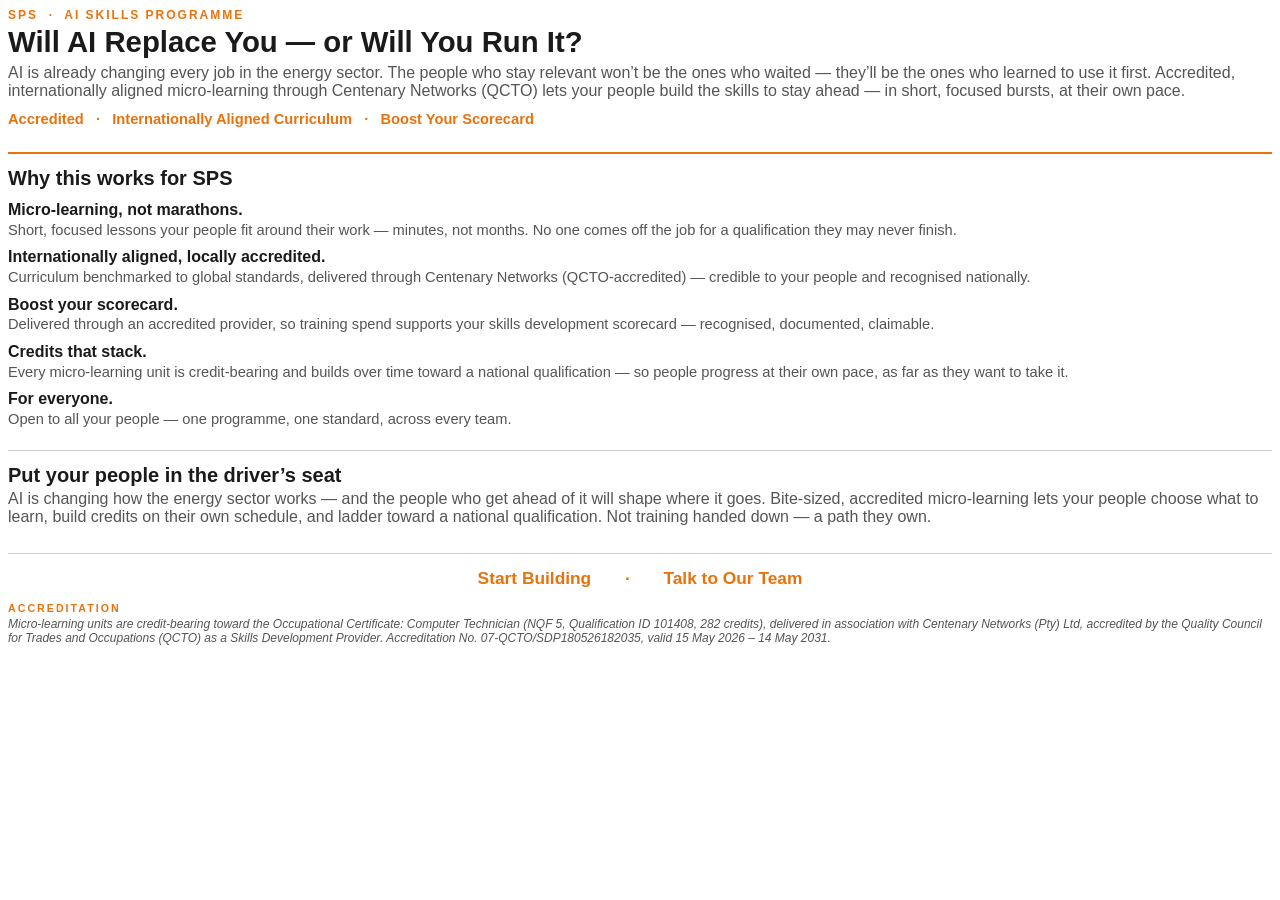
<file: SPS-AI-Micro-Learning-Onepager.htm>
<html xmlns:o="urn:schemas-microsoft-com:office:office" xmlns:w="urn:schemas-microsoft-com:office:word" xmlns:dt="uuid:C2F41010-65B3-11d1-A29F-00AA00C14882" xmlns="http://www.w3.org/TR/REC-html40"><head><meta http-equiv=Content-Type  content="text/html; charset=utf-8" ><meta name=ProgId  content=Word.Document ><meta name=Generator  content="Microsoft Word 14" ><meta name=Originator  content="Microsoft Word 14" ><link rel=File-List  href="SPS-AI-Micro-Learning-Onepager.files/filelist.xml" ><title></title><!--[if gte mso 9]><xml><o:DocumentProperties><o:Author>Un-named</o:Author><o:LastAuthor>user1</o:LastAuthor><o:Revision>1</o:Revision><o:Pages>1</o:Pages><o:Lines>1</o:Lines><o:Paragraphs>1</o:Paragraphs></o:DocumentProperties><o:CustomDocumentProperties><o:KSOProductBuildVer dt:dt="string" >2057-12.2.0.23203</o:KSOProductBuildVer><o:ICV dt:dt="string" >46AB2B324C8A4E0297277997801B6D61_13</o:ICV></o:CustomDocumentProperties></xml><![endif]--><!--[if gte mso 9]><xml><o:OfficeDocumentSettings></o:OfficeDocumentSettings></xml><![endif]--><!--[if gte mso 9]><xml><w:WordDocument><w:BrowserLevel>MicrosoftInternetExplorer4</w:BrowserLevel><w:DisplayHorizontalDrawingGridEvery>0</w:DisplayHorizontalDrawingGridEvery><w:DisplayVerticalDrawingGridEvery>2</w:DisplayVerticalDrawingGridEvery><w:DocumentKind>DocumentNotSpecified</w:DocumentKind><w:DrawingGridVerticalSpacing>7.8 磅</w:DrawingGridVerticalSpacing><w:PunctuationKerning></w:PunctuationKerning><w:View>Web</w:View><w:Compatibility><w:DontGrowAutofit/></w:Compatibility><w:Zoom>0</w:Zoom></w:WordDocument></xml><![endif]--><!--[if gte mso 9]><xml><w:LatentStyles DefLockedState="false"  DefUnhideWhenUsed="true"  DefSemiHidden="true"  DefQFormat="false"  DefPriority="99"  LatentStyleCount="260" >
<w:LsdException Locked="false"  Priority="0"  SemiHidden="false"  UnhideWhenUsed="false"  QFormat="true"  Name="Normal" ></w:LsdException>
<w:LsdException Locked="false"  Priority="0"  SemiHidden="false"  UnhideWhenUsed="false"  QFormat="true"  Name="heading 1" ></w:LsdException>
<w:LsdException Locked="false"  Priority="0"  SemiHidden="false"  UnhideWhenUsed="false"  QFormat="true"  Name="heading 2" ></w:LsdException>
<w:LsdException Locked="false"  Priority="0"  SemiHidden="false"  UnhideWhenUsed="false"  QFormat="true"  Name="heading 3" ></w:LsdException>
<w:LsdException Locked="false"  Priority="0"  SemiHidden="false"  UnhideWhenUsed="false"  QFormat="true"  Name="heading 4" ></w:LsdException>
<w:LsdException Locked="false"  Priority="0"  SemiHidden="false"  UnhideWhenUsed="false"  QFormat="true"  Name="heading 5" ></w:LsdException>
<w:LsdException Locked="false"  Priority="0"  SemiHidden="false"  UnhideWhenUsed="false"  QFormat="true"  Name="heading 6" ></w:LsdException>
<w:LsdException Locked="false"  Priority="0"  SemiHidden="false"  QFormat="true"  Name="heading 7" ></w:LsdException>
<w:LsdException Locked="false"  Priority="0"  SemiHidden="false"  QFormat="true"  Name="heading 8" ></w:LsdException>
<w:LsdException Locked="false"  Priority="0"  SemiHidden="false"  QFormat="true"  Name="heading 9" ></w:LsdException>
<w:LsdException Locked="false"  Priority="0"  SemiHidden="false"  UnhideWhenUsed="false"  Name="index 1" ></w:LsdException>
<w:LsdException Locked="false"  Priority="0"  SemiHidden="false"  UnhideWhenUsed="false"  Name="index 2" ></w:LsdException>
<w:LsdException Locked="false"  Priority="0"  SemiHidden="false"  UnhideWhenUsed="false"  Name="index 3" ></w:LsdException>
<w:LsdException Locked="false"  Priority="0"  SemiHidden="false"  UnhideWhenUsed="false"  Name="index 4" ></w:LsdException>
<w:LsdException Locked="false"  Priority="0"  SemiHidden="false"  UnhideWhenUsed="false"  Name="index 5" ></w:LsdException>
<w:LsdException Locked="false"  Priority="0"  SemiHidden="false"  UnhideWhenUsed="false"  Name="index 6" ></w:LsdException>
<w:LsdException Locked="false"  Priority="0"  SemiHidden="false"  UnhideWhenUsed="false"  Name="index 7" ></w:LsdException>
<w:LsdException Locked="false"  Priority="0"  SemiHidden="false"  UnhideWhenUsed="false"  Name="index 8" ></w:LsdException>
<w:LsdException Locked="false"  Priority="0"  SemiHidden="false"  UnhideWhenUsed="false"  Name="index 9" ></w:LsdException>
<w:LsdException Locked="false"  Priority="0"  SemiHidden="false"  UnhideWhenUsed="false"  Name="toc 1" ></w:LsdException>
<w:LsdException Locked="false"  Priority="0"  SemiHidden="false"  UnhideWhenUsed="false"  Name="toc 2" ></w:LsdException>
<w:LsdException Locked="false"  Priority="0"  SemiHidden="false"  UnhideWhenUsed="false"  Name="toc 3" ></w:LsdException>
<w:LsdException Locked="false"  Priority="0"  SemiHidden="false"  UnhideWhenUsed="false"  Name="toc 4" ></w:LsdException>
<w:LsdException Locked="false"  Priority="0"  SemiHidden="false"  UnhideWhenUsed="false"  Name="toc 5" ></w:LsdException>
<w:LsdException Locked="false"  Priority="0"  SemiHidden="false"  UnhideWhenUsed="false"  Name="toc 6" ></w:LsdException>
<w:LsdException Locked="false"  Priority="0"  SemiHidden="false"  UnhideWhenUsed="false"  Name="toc 7" ></w:LsdException>
<w:LsdException Locked="false"  Priority="0"  SemiHidden="false"  UnhideWhenUsed="false"  Name="toc 8" ></w:LsdException>
<w:LsdException Locked="false"  Priority="0"  SemiHidden="false"  UnhideWhenUsed="false"  Name="toc 9" ></w:LsdException>
<w:LsdException Locked="false"  Priority="0"  SemiHidden="false"  UnhideWhenUsed="false"  Name="Normal Indent" ></w:LsdException>
<w:LsdException Locked="false"  Priority="99"  SemiHidden="false"  Name="footnote text" ></w:LsdException>
<w:LsdException Locked="false"  Priority="0"  SemiHidden="false"  UnhideWhenUsed="false"  Name="annotation text" ></w:LsdException>
<w:LsdException Locked="false"  Priority="0"  SemiHidden="false"  UnhideWhenUsed="false"  Name="header" ></w:LsdException>
<w:LsdException Locked="false"  Priority="0"  SemiHidden="false"  UnhideWhenUsed="false"  Name="footer" ></w:LsdException>
<w:LsdException Locked="false"  Priority="0"  SemiHidden="false"  UnhideWhenUsed="false"  Name="index heading" ></w:LsdException>
<w:LsdException Locked="false"  Priority="0"  SemiHidden="false"  QFormat="true"  Name="caption" ></w:LsdException>
<w:LsdException Locked="false"  Priority="0"  SemiHidden="false"  UnhideWhenUsed="false"  Name="table of figures" ></w:LsdException>
<w:LsdException Locked="false"  Priority="0"  SemiHidden="false"  UnhideWhenUsed="false"  Name="envelope address" ></w:LsdException>
<w:LsdException Locked="false"  Priority="0"  SemiHidden="false"  UnhideWhenUsed="false"  Name="envelope return" ></w:LsdException>
<w:LsdException Locked="false"  Priority="99"  SemiHidden="false"  Name="footnote reference" ></w:LsdException>
<w:LsdException Locked="false"  Priority="0"  SemiHidden="false"  UnhideWhenUsed="false"  Name="annotation reference" ></w:LsdException>
<w:LsdException Locked="false"  Priority="0"  SemiHidden="false"  UnhideWhenUsed="false"  Name="line number" ></w:LsdException>
<w:LsdException Locked="false"  Priority="0"  SemiHidden="false"  UnhideWhenUsed="false"  Name="page number" ></w:LsdException>
<w:LsdException Locked="false"  Priority="99"  SemiHidden="false"  Name="endnote reference" ></w:LsdException>
<w:LsdException Locked="false"  Priority="99"  SemiHidden="false"  Name="endnote text" ></w:LsdException>
<w:LsdException Locked="false"  Priority="0"  SemiHidden="false"  UnhideWhenUsed="false"  Name="table of authorities" ></w:LsdException>
<w:LsdException Locked="false"  Priority="0"  SemiHidden="false"  UnhideWhenUsed="false"  Name="macro" ></w:LsdException>
<w:LsdException Locked="false"  Priority="0"  SemiHidden="false"  UnhideWhenUsed="false"  Name="toa heading" ></w:LsdException>
<w:LsdException Locked="false"  Priority="0"  SemiHidden="false"  UnhideWhenUsed="false"  Name="List" ></w:LsdException>
<w:LsdException Locked="false"  Priority="0"  SemiHidden="false"  UnhideWhenUsed="false"  Name="List Bullet" ></w:LsdException>
<w:LsdException Locked="false"  Priority="0"  SemiHidden="false"  UnhideWhenUsed="false"  Name="List Number" ></w:LsdException>
<w:LsdException Locked="false"  Priority="0"  SemiHidden="false"  UnhideWhenUsed="false"  Name="List 2" ></w:LsdException>
<w:LsdException Locked="false"  Priority="0"  SemiHidden="false"  UnhideWhenUsed="false"  Name="List 3" ></w:LsdException>
<w:LsdException Locked="false"  Priority="0"  SemiHidden="false"  UnhideWhenUsed="false"  Name="List 4" ></w:LsdException>
<w:LsdException Locked="false"  Priority="0"  SemiHidden="false"  UnhideWhenUsed="false"  Name="List 5" ></w:LsdException>
<w:LsdException Locked="false"  Priority="0"  SemiHidden="false"  UnhideWhenUsed="false"  Name="List Bullet 2" ></w:LsdException>
<w:LsdException Locked="false"  Priority="0"  SemiHidden="false"  UnhideWhenUsed="false"  Name="List Bullet 3" ></w:LsdException>
<w:LsdException Locked="false"  Priority="0"  SemiHidden="false"  UnhideWhenUsed="false"  Name="List Bullet 4" ></w:LsdException>
<w:LsdException Locked="false"  Priority="0"  SemiHidden="false"  UnhideWhenUsed="false"  Name="List Bullet 5" ></w:LsdException>
<w:LsdException Locked="false"  Priority="0"  SemiHidden="false"  UnhideWhenUsed="false"  Name="List Number 2" ></w:LsdException>
<w:LsdException Locked="false"  Priority="0"  SemiHidden="false"  UnhideWhenUsed="false"  Name="List Number 3" ></w:LsdException>
<w:LsdException Locked="false"  Priority="0"  SemiHidden="false"  UnhideWhenUsed="false"  Name="List Number 4" ></w:LsdException>
<w:LsdException Locked="false"  Priority="0"  SemiHidden="false"  UnhideWhenUsed="false"  Name="List Number 5" ></w:LsdException>
<w:LsdException Locked="false"  Priority="0"  SemiHidden="false"  UnhideWhenUsed="false"  QFormat="true"  Name="Title" ></w:LsdException>
<w:LsdException Locked="false"  Priority="0"  SemiHidden="false"  UnhideWhenUsed="false"  Name="Closing" ></w:LsdException>
<w:LsdException Locked="false"  Priority="0"  SemiHidden="false"  UnhideWhenUsed="false"  Name="Signature" ></w:LsdException>
<w:LsdException Locked="false"  Priority="0"  UnhideWhenUsed="false"  Name="Default Paragraph Font" ></w:LsdException>
<w:LsdException Locked="false"  Priority="0"  SemiHidden="false"  UnhideWhenUsed="false"  Name="Body Text" ></w:LsdException>
<w:LsdException Locked="false"  Priority="0"  SemiHidden="false"  UnhideWhenUsed="false"  Name="Body Text Indent" ></w:LsdException>
<w:LsdException Locked="false"  Priority="0"  SemiHidden="false"  UnhideWhenUsed="false"  Name="List Continue" ></w:LsdException>
<w:LsdException Locked="false"  Priority="0"  SemiHidden="false"  UnhideWhenUsed="false"  Name="List Continue 2" ></w:LsdException>
<w:LsdException Locked="false"  Priority="0"  SemiHidden="false"  UnhideWhenUsed="false"  Name="List Continue 3" ></w:LsdException>
<w:LsdException Locked="false"  Priority="0"  SemiHidden="false"  UnhideWhenUsed="false"  Name="List Continue 4" ></w:LsdException>
<w:LsdException Locked="false"  Priority="0"  SemiHidden="false"  UnhideWhenUsed="false"  Name="List Continue 5" ></w:LsdException>
<w:LsdException Locked="false"  Priority="0"  SemiHidden="false"  UnhideWhenUsed="false"  Name="Message Header" ></w:LsdException>
<w:LsdException Locked="false"  Priority="0"  SemiHidden="false"  UnhideWhenUsed="false"  QFormat="true"  Name="Subtitle" ></w:LsdException>
<w:LsdException Locked="false"  Priority="0"  SemiHidden="false"  UnhideWhenUsed="false"  Name="Salutation" ></w:LsdException>
<w:LsdException Locked="false"  Priority="0"  SemiHidden="false"  UnhideWhenUsed="false"  Name="Date" ></w:LsdException>
<w:LsdException Locked="false"  Priority="0"  SemiHidden="false"  UnhideWhenUsed="false"  Name="Body Text First Indent" ></w:LsdException>
<w:LsdException Locked="false"  Priority="0"  SemiHidden="false"  UnhideWhenUsed="false"  Name="Body Text First Indent 2" ></w:LsdException>
<w:LsdException Locked="false"  Priority="0"  SemiHidden="false"  UnhideWhenUsed="false"  Name="Note Heading" ></w:LsdException>
<w:LsdException Locked="false"  Priority="0"  SemiHidden="false"  UnhideWhenUsed="false"  Name="Body Text 2" ></w:LsdException>
<w:LsdException Locked="false"  Priority="0"  SemiHidden="false"  UnhideWhenUsed="false"  Name="Body Text 3" ></w:LsdException>
<w:LsdException Locked="false"  Priority="0"  SemiHidden="false"  UnhideWhenUsed="false"  Name="Body Text Indent 2" ></w:LsdException>
<w:LsdException Locked="false"  Priority="0"  SemiHidden="false"  UnhideWhenUsed="false"  Name="Body Text Indent 3" ></w:LsdException>
<w:LsdException Locked="false"  Priority="0"  SemiHidden="false"  UnhideWhenUsed="false"  Name="Block Text" ></w:LsdException>
<w:LsdException Locked="false"  Priority="99"  SemiHidden="false"  Name="Hyperlink" ></w:LsdException>
<w:LsdException Locked="false"  Priority="0"  SemiHidden="false"  UnhideWhenUsed="false"  Name="FollowedHyperlink" ></w:LsdException>
<w:LsdException Locked="false"  Priority="0"  SemiHidden="false"  UnhideWhenUsed="false"  QFormat="true"  Name="Strong" ></w:LsdException>
<w:LsdException Locked="false"  Priority="0"  SemiHidden="false"  UnhideWhenUsed="false"  QFormat="true"  Name="Emphasis" ></w:LsdException>
<w:LsdException Locked="false"  Priority="0"  SemiHidden="false"  UnhideWhenUsed="false"  Name="Document Map" ></w:LsdException>
<w:LsdException Locked="false"  Priority="0"  SemiHidden="false"  UnhideWhenUsed="false"  Name="Plain Text" ></w:LsdException>
<w:LsdException Locked="false"  Priority="0"  SemiHidden="false"  UnhideWhenUsed="false"  Name="E-mail Signature" ></w:LsdException>
<w:LsdException Locked="false"  Priority="0"  SemiHidden="false"  UnhideWhenUsed="false"  Name="Normal (Web)" ></w:LsdException>
<w:LsdException Locked="false"  Priority="0"  SemiHidden="false"  UnhideWhenUsed="false"  Name="HTML Acronym" ></w:LsdException>
<w:LsdException Locked="false"  Priority="0"  SemiHidden="false"  UnhideWhenUsed="false"  Name="HTML Address" ></w:LsdException>
<w:LsdException Locked="false"  Priority="0"  SemiHidden="false"  UnhideWhenUsed="false"  Name="HTML Cite" ></w:LsdException>
<w:LsdException Locked="false"  Priority="0"  SemiHidden="false"  UnhideWhenUsed="false"  Name="HTML Code" ></w:LsdException>
<w:LsdException Locked="false"  Priority="0"  SemiHidden="false"  UnhideWhenUsed="false"  Name="HTML Definition" ></w:LsdException>
<w:LsdException Locked="false"  Priority="0"  SemiHidden="false"  UnhideWhenUsed="false"  Name="HTML Keyboard" ></w:LsdException>
<w:LsdException Locked="false"  Priority="0"  SemiHidden="false"  UnhideWhenUsed="false"  Name="HTML Preformatted" ></w:LsdException>
<w:LsdException Locked="false"  Priority="0"  SemiHidden="false"  UnhideWhenUsed="false"  Name="HTML Sample" ></w:LsdException>
<w:LsdException Locked="false"  Priority="0"  SemiHidden="false"  UnhideWhenUsed="false"  Name="HTML Typewriter" ></w:LsdException>
<w:LsdException Locked="false"  Priority="0"  SemiHidden="false"  UnhideWhenUsed="false"  Name="HTML Variable" ></w:LsdException>
<w:LsdException Locked="false"  Priority="0"  UnhideWhenUsed="false"  Name="Normal Table" ></w:LsdException>
<w:LsdException Locked="false"  Priority="0"  SemiHidden="false"  UnhideWhenUsed="false"  Name="annotation subject" ></w:LsdException>
<w:LsdException Locked="false"  Priority="99"  SemiHidden="false"  Name="No List" ></w:LsdException>
<w:LsdException Locked="false"  Priority="99"  SemiHidden="false"  Name="1 / a / i" ></w:LsdException>
<w:LsdException Locked="false"  Priority="99"  SemiHidden="false"  Name="1 / 1.1 / 1.1.1" ></w:LsdException>
<w:LsdException Locked="false"  Priority="99"  SemiHidden="false"  Name="Article / Section" ></w:LsdException>
<w:LsdException Locked="false"  Priority="0"  SemiHidden="false"  UnhideWhenUsed="false"  Name="Table Simple 1" ></w:LsdException>
<w:LsdException Locked="false"  Priority="0"  SemiHidden="false"  UnhideWhenUsed="false"  Name="Table Simple 2" ></w:LsdException>
<w:LsdException Locked="false"  Priority="0"  SemiHidden="false"  UnhideWhenUsed="false"  Name="Table Simple 3" ></w:LsdException>
<w:LsdException Locked="false"  Priority="0"  SemiHidden="false"  UnhideWhenUsed="false"  Name="Table Classic 1" ></w:LsdException>
<w:LsdException Locked="false"  Priority="0"  SemiHidden="false"  UnhideWhenUsed="false"  Name="Table Classic 2" ></w:LsdException>
<w:LsdException Locked="false"  Priority="0"  SemiHidden="false"  UnhideWhenUsed="false"  Name="Table Classic 3" ></w:LsdException>
<w:LsdException Locked="false"  Priority="0"  SemiHidden="false"  UnhideWhenUsed="false"  Name="Table Classic 4" ></w:LsdException>
<w:LsdException Locked="false"  Priority="0"  SemiHidden="false"  UnhideWhenUsed="false"  Name="Table Colorful 1" ></w:LsdException>
<w:LsdException Locked="false"  Priority="0"  SemiHidden="false"  UnhideWhenUsed="false"  Name="Table Colorful 2" ></w:LsdException>
<w:LsdException Locked="false"  Priority="0"  SemiHidden="false"  UnhideWhenUsed="false"  Name="Table Colorful 3" ></w:LsdException>
<w:LsdException Locked="false"  Priority="0"  SemiHidden="false"  UnhideWhenUsed="false"  Name="Table Columns 1" ></w:LsdException>
<w:LsdException Locked="false"  Priority="0"  SemiHidden="false"  UnhideWhenUsed="false"  Name="Table Columns 2" ></w:LsdException>
<w:LsdException Locked="false"  Priority="0"  SemiHidden="false"  UnhideWhenUsed="false"  Name="Table Columns 3" ></w:LsdException>
<w:LsdException Locked="false"  Priority="0"  SemiHidden="false"  UnhideWhenUsed="false"  Name="Table Columns 4" ></w:LsdException>
<w:LsdException Locked="false"  Priority="0"  SemiHidden="false"  UnhideWhenUsed="false"  Name="Table Columns 5" ></w:LsdException>
<w:LsdException Locked="false"  Priority="0"  SemiHidden="false"  UnhideWhenUsed="false"  Name="Table Grid 1" ></w:LsdException>
<w:LsdException Locked="false"  Priority="0"  SemiHidden="false"  UnhideWhenUsed="false"  Name="Table Grid 2" ></w:LsdException>
<w:LsdException Locked="false"  Priority="0"  SemiHidden="false"  UnhideWhenUsed="false"  Name="Table Grid 3" ></w:LsdException>
<w:LsdException Locked="false"  Priority="0"  SemiHidden="false"  UnhideWhenUsed="false"  Name="Table Grid 4" ></w:LsdException>
<w:LsdException Locked="false"  Priority="0"  SemiHidden="false"  UnhideWhenUsed="false"  Name="Table Grid 5" ></w:LsdException>
<w:LsdException Locked="false"  Priority="0"  SemiHidden="false"  UnhideWhenUsed="false"  Name="Table Grid 6" ></w:LsdException>
<w:LsdException Locked="false"  Priority="0"  SemiHidden="false"  UnhideWhenUsed="false"  Name="Table Grid 7" ></w:LsdException>
<w:LsdException Locked="false"  Priority="0"  SemiHidden="false"  UnhideWhenUsed="false"  Name="Table Grid 8" ></w:LsdException>
<w:LsdException Locked="false"  Priority="0"  SemiHidden="false"  UnhideWhenUsed="false"  Name="Table List 1" ></w:LsdException>
<w:LsdException Locked="false"  Priority="0"  SemiHidden="false"  UnhideWhenUsed="false"  Name="Table List 2" ></w:LsdException>
<w:LsdException Locked="false"  Priority="0"  SemiHidden="false"  UnhideWhenUsed="false"  Name="Table List 3" ></w:LsdException>
<w:LsdException Locked="false"  Priority="0"  SemiHidden="false"  UnhideWhenUsed="false"  Name="Table List 4" ></w:LsdException>
<w:LsdException Locked="false"  Priority="0"  SemiHidden="false"  UnhideWhenUsed="false"  Name="Table List 5" ></w:LsdException>
<w:LsdException Locked="false"  Priority="0"  SemiHidden="false"  UnhideWhenUsed="false"  Name="Table List 6" ></w:LsdException>
<w:LsdException Locked="false"  Priority="0"  SemiHidden="false"  UnhideWhenUsed="false"  Name="Table List 7" ></w:LsdException>
<w:LsdException Locked="false"  Priority="0"  SemiHidden="false"  UnhideWhenUsed="false"  Name="Table List 8" ></w:LsdException>
<w:LsdException Locked="false"  Priority="0"  SemiHidden="false"  UnhideWhenUsed="false"  Name="Table 3D effects 1" ></w:LsdException>
<w:LsdException Locked="false"  Priority="0"  SemiHidden="false"  UnhideWhenUsed="false"  Name="Table 3D effects 2" ></w:LsdException>
<w:LsdException Locked="false"  Priority="0"  SemiHidden="false"  UnhideWhenUsed="false"  Name="Table 3D effects 3" ></w:LsdException>
<w:LsdException Locked="false"  Priority="0"  SemiHidden="false"  UnhideWhenUsed="false"  Name="Table Contemporary" ></w:LsdException>
<w:LsdException Locked="false"  Priority="0"  SemiHidden="false"  UnhideWhenUsed="false"  Name="Table Elegant" ></w:LsdException>
<w:LsdException Locked="false"  Priority="0"  SemiHidden="false"  UnhideWhenUsed="false"  Name="Table Professional" ></w:LsdException>
<w:LsdException Locked="false"  Priority="0"  SemiHidden="false"  UnhideWhenUsed="false"  Name="Table Subtle 1" ></w:LsdException>
<w:LsdException Locked="false"  Priority="0"  SemiHidden="false"  UnhideWhenUsed="false"  Name="Table Subtle 2" ></w:LsdException>
<w:LsdException Locked="false"  Priority="0"  SemiHidden="false"  UnhideWhenUsed="false"  Name="Table Web 1" ></w:LsdException>
<w:LsdException Locked="false"  Priority="0"  SemiHidden="false"  UnhideWhenUsed="false"  Name="Table Web 2" ></w:LsdException>
<w:LsdException Locked="false"  Priority="0"  SemiHidden="false"  UnhideWhenUsed="false"  Name="Table Web 3" ></w:LsdException>
<w:LsdException Locked="false"  Priority="0"  SemiHidden="false"  UnhideWhenUsed="false"  Name="Balloon Text" ></w:LsdException>
<w:LsdException Locked="false"  Priority="0"  SemiHidden="false"  UnhideWhenUsed="false"  Name="Table Grid" ></w:LsdException>
<w:LsdException Locked="false"  Priority="0"  SemiHidden="false"  UnhideWhenUsed="false"  Name="Table Theme" ></w:LsdException>
<w:LsdException Locked="false"  Priority="99"  SemiHidden="false"  Name="Placeholder Text" ></w:LsdException>
<w:LsdException Locked="false"  Priority="99"  SemiHidden="false"  Name="No Spacing" ></w:LsdException>
<w:LsdException Locked="false"  Priority="60"  SemiHidden="false"  UnhideWhenUsed="false"  Name="Light Shading" ></w:LsdException>
<w:LsdException Locked="false"  Priority="61"  SemiHidden="false"  UnhideWhenUsed="false"  Name="Light List" ></w:LsdException>
<w:LsdException Locked="false"  Priority="62"  SemiHidden="false"  UnhideWhenUsed="false"  Name="Light Grid" ></w:LsdException>
<w:LsdException Locked="false"  Priority="63"  SemiHidden="false"  UnhideWhenUsed="false"  Name="Medium Shading 1" ></w:LsdException>
<w:LsdException Locked="false"  Priority="64"  SemiHidden="false"  UnhideWhenUsed="false"  Name="Medium Shading 2" ></w:LsdException>
<w:LsdException Locked="false"  Priority="65"  SemiHidden="false"  UnhideWhenUsed="false"  Name="Medium List 1" ></w:LsdException>
<w:LsdException Locked="false"  Priority="66"  SemiHidden="false"  UnhideWhenUsed="false"  Name="Medium List 2" ></w:LsdException>
<w:LsdException Locked="false"  Priority="67"  SemiHidden="false"  UnhideWhenUsed="false"  Name="Medium Grid 1" ></w:LsdException>
<w:LsdException Locked="false"  Priority="68"  SemiHidden="false"  UnhideWhenUsed="false"  Name="Medium Grid 2" ></w:LsdException>
<w:LsdException Locked="false"  Priority="69"  SemiHidden="false"  UnhideWhenUsed="false"  Name="Medium Grid 3" ></w:LsdException>
<w:LsdException Locked="false"  Priority="70"  SemiHidden="false"  UnhideWhenUsed="false"  Name="Dark List" ></w:LsdException>
<w:LsdException Locked="false"  Priority="71"  SemiHidden="false"  UnhideWhenUsed="false"  Name="Colorful Shading" ></w:LsdException>
<w:LsdException Locked="false"  Priority="72"  SemiHidden="false"  UnhideWhenUsed="false"  Name="Colorful List" ></w:LsdException>
<w:LsdException Locked="false"  Priority="73"  SemiHidden="false"  UnhideWhenUsed="false"  Name="Colorful Grid" ></w:LsdException>
<w:LsdException Locked="false"  Priority="60"  SemiHidden="false"  UnhideWhenUsed="false"  Name="Light Shading Accent 1" ></w:LsdException>
<w:LsdException Locked="false"  Priority="61"  SemiHidden="false"  UnhideWhenUsed="false"  Name="Light List Accent 1" ></w:LsdException>
<w:LsdException Locked="false"  Priority="62"  SemiHidden="false"  UnhideWhenUsed="false"  Name="Light Grid Accent 1" ></w:LsdException>
<w:LsdException Locked="false"  Priority="63"  SemiHidden="false"  UnhideWhenUsed="false"  Name="Medium Shading 1 Accent 1" ></w:LsdException>
<w:LsdException Locked="false"  Priority="64"  SemiHidden="false"  UnhideWhenUsed="false"  Name="Medium Shading 2 Accent 1" ></w:LsdException>
<w:LsdException Locked="false"  Priority="65"  SemiHidden="false"  UnhideWhenUsed="false"  Name="Medium List 1 Accent 1" ></w:LsdException>
<w:LsdException Locked="false"  Priority="0"  SemiHidden="false"  UnhideWhenUsed="false"  QFormat="true"  Name="List Paragraph" ></w:LsdException>
<w:LsdException Locked="false"  Priority="99"  SemiHidden="false"  Name="Quote" ></w:LsdException>
<w:LsdException Locked="false"  Priority="99"  SemiHidden="false"  Name="Intense Quote" ></w:LsdException>
<w:LsdException Locked="false"  Priority="66"  SemiHidden="false"  UnhideWhenUsed="false"  Name="Medium List 2 Accent 1" ></w:LsdException>
<w:LsdException Locked="false"  Priority="67"  SemiHidden="false"  UnhideWhenUsed="false"  Name="Medium Grid 1 Accent 1" ></w:LsdException>
<w:LsdException Locked="false"  Priority="68"  SemiHidden="false"  UnhideWhenUsed="false"  Name="Medium Grid 2 Accent 1" ></w:LsdException>
<w:LsdException Locked="false"  Priority="69"  SemiHidden="false"  UnhideWhenUsed="false"  Name="Medium Grid 3 Accent 1" ></w:LsdException>
<w:LsdException Locked="false"  Priority="70"  SemiHidden="false"  UnhideWhenUsed="false"  Name="Dark List Accent 1" ></w:LsdException>
<w:LsdException Locked="false"  Priority="71"  SemiHidden="false"  UnhideWhenUsed="false"  Name="Colorful Shading Accent 1" ></w:LsdException>
<w:LsdException Locked="false"  Priority="72"  SemiHidden="false"  UnhideWhenUsed="false"  Name="Colorful List Accent 1" ></w:LsdException>
<w:LsdException Locked="false"  Priority="73"  SemiHidden="false"  UnhideWhenUsed="false"  Name="Colorful Grid Accent 1" ></w:LsdException>
<w:LsdException Locked="false"  Priority="60"  SemiHidden="false"  UnhideWhenUsed="false"  Name="Light Shading Accent 2" ></w:LsdException>
<w:LsdException Locked="false"  Priority="61"  SemiHidden="false"  UnhideWhenUsed="false"  Name="Light List Accent 2" ></w:LsdException>
<w:LsdException Locked="false"  Priority="62"  SemiHidden="false"  UnhideWhenUsed="false"  Name="Light Grid Accent 2" ></w:LsdException>
<w:LsdException Locked="false"  Priority="63"  SemiHidden="false"  UnhideWhenUsed="false"  Name="Medium Shading 1 Accent 2" ></w:LsdException>
<w:LsdException Locked="false"  Priority="64"  SemiHidden="false"  UnhideWhenUsed="false"  Name="Medium Shading 2 Accent 2" ></w:LsdException>
<w:LsdException Locked="false"  Priority="65"  SemiHidden="false"  UnhideWhenUsed="false"  Name="Medium List 1 Accent 2" ></w:LsdException>
<w:LsdException Locked="false"  Priority="66"  SemiHidden="false"  UnhideWhenUsed="false"  Name="Medium List 2 Accent 2" ></w:LsdException>
<w:LsdException Locked="false"  Priority="67"  SemiHidden="false"  UnhideWhenUsed="false"  Name="Medium Grid 1 Accent 2" ></w:LsdException>
<w:LsdException Locked="false"  Priority="68"  SemiHidden="false"  UnhideWhenUsed="false"  Name="Medium Grid 2 Accent 2" ></w:LsdException>
<w:LsdException Locked="false"  Priority="69"  SemiHidden="false"  UnhideWhenUsed="false"  Name="Medium Grid 3 Accent 2" ></w:LsdException>
<w:LsdException Locked="false"  Priority="70"  SemiHidden="false"  UnhideWhenUsed="false"  Name="Dark List Accent 2" ></w:LsdException>
<w:LsdException Locked="false"  Priority="71"  SemiHidden="false"  UnhideWhenUsed="false"  Name="Colorful Shading Accent 2" ></w:LsdException>
<w:LsdException Locked="false"  Priority="72"  SemiHidden="false"  UnhideWhenUsed="false"  Name="Colorful List Accent 2" ></w:LsdException>
<w:LsdException Locked="false"  Priority="73"  SemiHidden="false"  UnhideWhenUsed="false"  Name="Colorful Grid Accent 2" ></w:LsdException>
<w:LsdException Locked="false"  Priority="60"  SemiHidden="false"  UnhideWhenUsed="false"  Name="Light Shading Accent 3" ></w:LsdException>
<w:LsdException Locked="false"  Priority="61"  SemiHidden="false"  UnhideWhenUsed="false"  Name="Light List Accent 3" ></w:LsdException>
<w:LsdException Locked="false"  Priority="62"  SemiHidden="false"  UnhideWhenUsed="false"  Name="Light Grid Accent 3" ></w:LsdException>
<w:LsdException Locked="false"  Priority="63"  SemiHidden="false"  UnhideWhenUsed="false"  Name="Medium Shading 1 Accent 3" ></w:LsdException>
<w:LsdException Locked="false"  Priority="64"  SemiHidden="false"  UnhideWhenUsed="false"  Name="Medium Shading 2 Accent 3" ></w:LsdException>
<w:LsdException Locked="false"  Priority="65"  SemiHidden="false"  UnhideWhenUsed="false"  Name="Medium List 1 Accent 3" ></w:LsdException>
<w:LsdException Locked="false"  Priority="66"  SemiHidden="false"  UnhideWhenUsed="false"  Name="Medium List 2 Accent 3" ></w:LsdException>
<w:LsdException Locked="false"  Priority="67"  SemiHidden="false"  UnhideWhenUsed="false"  Name="Medium Grid 1 Accent 3" ></w:LsdException>
<w:LsdException Locked="false"  Priority="68"  SemiHidden="false"  UnhideWhenUsed="false"  Name="Medium Grid 2 Accent 3" ></w:LsdException>
<w:LsdException Locked="false"  Priority="69"  SemiHidden="false"  UnhideWhenUsed="false"  Name="Medium Grid 3 Accent 3" ></w:LsdException>
<w:LsdException Locked="false"  Priority="70"  SemiHidden="false"  UnhideWhenUsed="false"  Name="Dark List Accent 3" ></w:LsdException>
<w:LsdException Locked="false"  Priority="71"  SemiHidden="false"  UnhideWhenUsed="false"  Name="Colorful Shading Accent 3" ></w:LsdException>
<w:LsdException Locked="false"  Priority="72"  SemiHidden="false"  UnhideWhenUsed="false"  Name="Colorful List Accent 3" ></w:LsdException>
<w:LsdException Locked="false"  Priority="73"  SemiHidden="false"  UnhideWhenUsed="false"  Name="Colorful Grid Accent 3" ></w:LsdException>
<w:LsdException Locked="false"  Priority="60"  SemiHidden="false"  UnhideWhenUsed="false"  Name="Light Shading Accent 4" ></w:LsdException>
<w:LsdException Locked="false"  Priority="61"  SemiHidden="false"  UnhideWhenUsed="false"  Name="Light List Accent 4" ></w:LsdException>
<w:LsdException Locked="false"  Priority="62"  SemiHidden="false"  UnhideWhenUsed="false"  Name="Light Grid Accent 4" ></w:LsdException>
<w:LsdException Locked="false"  Priority="63"  SemiHidden="false"  UnhideWhenUsed="false"  Name="Medium Shading 1 Accent 4" ></w:LsdException>
<w:LsdException Locked="false"  Priority="64"  SemiHidden="false"  UnhideWhenUsed="false"  Name="Medium Shading 2 Accent 4" ></w:LsdException>
<w:LsdException Locked="false"  Priority="65"  SemiHidden="false"  UnhideWhenUsed="false"  Name="Medium List 1 Accent 4" ></w:LsdException>
<w:LsdException Locked="false"  Priority="66"  SemiHidden="false"  UnhideWhenUsed="false"  Name="Medium List 2 Accent 4" ></w:LsdException>
<w:LsdException Locked="false"  Priority="67"  SemiHidden="false"  UnhideWhenUsed="false"  Name="Medium Grid 1 Accent 4" ></w:LsdException>
<w:LsdException Locked="false"  Priority="68"  SemiHidden="false"  UnhideWhenUsed="false"  Name="Medium Grid 2 Accent 4" ></w:LsdException>
<w:LsdException Locked="false"  Priority="69"  SemiHidden="false"  UnhideWhenUsed="false"  Name="Medium Grid 3 Accent 4" ></w:LsdException>
<w:LsdException Locked="false"  Priority="70"  SemiHidden="false"  UnhideWhenUsed="false"  Name="Dark List Accent 4" ></w:LsdException>
<w:LsdException Locked="false"  Priority="71"  SemiHidden="false"  UnhideWhenUsed="false"  Name="Colorful Shading Accent 4" ></w:LsdException>
<w:LsdException Locked="false"  Priority="72"  SemiHidden="false"  UnhideWhenUsed="false"  Name="Colorful List Accent 4" ></w:LsdException>
<w:LsdException Locked="false"  Priority="73"  SemiHidden="false"  UnhideWhenUsed="false"  Name="Colorful Grid Accent 4" ></w:LsdException>
<w:LsdException Locked="false"  Priority="60"  SemiHidden="false"  UnhideWhenUsed="false"  Name="Light Shading Accent 5" ></w:LsdException>
<w:LsdException Locked="false"  Priority="61"  SemiHidden="false"  UnhideWhenUsed="false"  Name="Light List Accent 5" ></w:LsdException>
<w:LsdException Locked="false"  Priority="62"  SemiHidden="false"  UnhideWhenUsed="false"  Name="Light Grid Accent 5" ></w:LsdException>
<w:LsdException Locked="false"  Priority="63"  SemiHidden="false"  UnhideWhenUsed="false"  Name="Medium Shading 1 Accent 5" ></w:LsdException>
<w:LsdException Locked="false"  Priority="64"  SemiHidden="false"  UnhideWhenUsed="false"  Name="Medium Shading 2 Accent 5" ></w:LsdException>
<w:LsdException Locked="false"  Priority="65"  SemiHidden="false"  UnhideWhenUsed="false"  Name="Medium List 1 Accent 5" ></w:LsdException>
<w:LsdException Locked="false"  Priority="66"  SemiHidden="false"  UnhideWhenUsed="false"  Name="Medium List 2 Accent 5" ></w:LsdException>
<w:LsdException Locked="false"  Priority="67"  SemiHidden="false"  UnhideWhenUsed="false"  Name="Medium Grid 1 Accent 5" ></w:LsdException>
<w:LsdException Locked="false"  Priority="68"  SemiHidden="false"  UnhideWhenUsed="false"  Name="Medium Grid 2 Accent 5" ></w:LsdException>
<w:LsdException Locked="false"  Priority="69"  SemiHidden="false"  UnhideWhenUsed="false"  Name="Medium Grid 3 Accent 5" ></w:LsdException>
<w:LsdException Locked="false"  Priority="70"  SemiHidden="false"  UnhideWhenUsed="false"  Name="Dark List Accent 5" ></w:LsdException>
<w:LsdException Locked="false"  Priority="71"  SemiHidden="false"  UnhideWhenUsed="false"  Name="Colorful Shading Accent 5" ></w:LsdException>
<w:LsdException Locked="false"  Priority="72"  SemiHidden="false"  UnhideWhenUsed="false"  Name="Colorful List Accent 5" ></w:LsdException>
<w:LsdException Locked="false"  Priority="73"  SemiHidden="false"  UnhideWhenUsed="false"  Name="Colorful Grid Accent 5" ></w:LsdException>
<w:LsdException Locked="false"  Priority="60"  SemiHidden="false"  UnhideWhenUsed="false"  Name="Light Shading Accent 6" ></w:LsdException>
<w:LsdException Locked="false"  Priority="61"  SemiHidden="false"  UnhideWhenUsed="false"  Name="Light List Accent 6" ></w:LsdException>
<w:LsdException Locked="false"  Priority="62"  SemiHidden="false"  UnhideWhenUsed="false"  Name="Light Grid Accent 6" ></w:LsdException>
<w:LsdException Locked="false"  Priority="63"  SemiHidden="false"  UnhideWhenUsed="false"  Name="Medium Shading 1 Accent 6" ></w:LsdException>
<w:LsdException Locked="false"  Priority="64"  SemiHidden="false"  UnhideWhenUsed="false"  Name="Medium Shading 2 Accent 6" ></w:LsdException>
<w:LsdException Locked="false"  Priority="65"  SemiHidden="false"  UnhideWhenUsed="false"  Name="Medium List 1 Accent 6" ></w:LsdException>
<w:LsdException Locked="false"  Priority="66"  SemiHidden="false"  UnhideWhenUsed="false"  Name="Medium List 2 Accent 6" ></w:LsdException>
<w:LsdException Locked="false"  Priority="67"  SemiHidden="false"  UnhideWhenUsed="false"  Name="Medium Grid 1 Accent 6" ></w:LsdException>
<w:LsdException Locked="false"  Priority="68"  SemiHidden="false"  UnhideWhenUsed="false"  Name="Medium Grid 2 Accent 6" ></w:LsdException>
<w:LsdException Locked="false"  Priority="69"  SemiHidden="false"  UnhideWhenUsed="false"  Name="Medium Grid 3 Accent 6" ></w:LsdException>
<w:LsdException Locked="false"  Priority="70"  SemiHidden="false"  UnhideWhenUsed="false"  Name="Dark List Accent 6" ></w:LsdException>
<w:LsdException Locked="false"  Priority="71"  SemiHidden="false"  UnhideWhenUsed="false"  Name="Colorful Shading Accent 6" ></w:LsdException>
<w:LsdException Locked="false"  Priority="72"  SemiHidden="false"  UnhideWhenUsed="false"  Name="Colorful List Accent 6" ></w:LsdException>
<w:LsdException Locked="false"  Priority="73"  SemiHidden="false"  UnhideWhenUsed="false"  Name="Colorful Grid Accent 6" ></w:LsdException>
</w:LatentStyles></xml><![endif]--><style>
@font-face{
font-family:"Times New Roman";
}

@font-face{
font-family:"宋体";
}

@font-face{
font-family:"Arial";
}

@font-face{
font-family:"Wingdings";
}

p.MsoNormal{
mso-style-name:Normal;
mso-style-parent:"";
margin:0pt;
margin-bottom:.0001pt;
font-family:Arial;
font-size:11.0000pt;
}

h1{
mso-style-name:"Heading 1";
mso-style-next:Normal;
margin:0pt;
margin-bottom:.0001pt;
font-family:Arial;
color:rgb(46,116,181);
font-size:16.0000pt;
}

h2{
mso-style-name:"Heading 2";
mso-style-next:Normal;
margin:0pt;
margin-bottom:.0001pt;
font-family:Arial;
color:rgb(46,116,181);
font-size:13.0000pt;
}

h3{
mso-style-name:"Heading 3";
mso-style-next:Normal;
margin:0pt;
margin-bottom:.0001pt;
font-family:Arial;
color:rgb(31,77,120);
font-size:12.0000pt;
}

h4{
mso-style-name:"Heading 4";
mso-style-next:Normal;
margin:0pt;
margin-bottom:.0001pt;
font-family:Arial;
color:rgb(46,116,181);
font-style:italic;
font-size:11.0000pt;
}

h5{
mso-style-name:"Heading 5";
mso-style-next:Normal;
margin:0pt;
margin-bottom:.0001pt;
font-family:Arial;
color:rgb(46,116,181);
font-size:11.0000pt;
}

h6{
mso-style-name:"Heading 6";
mso-style-next:Normal;
margin:0pt;
margin-bottom:.0001pt;
font-family:Arial;
color:rgb(31,77,120);
font-size:11.0000pt;
}

span.10{
font-family:Arial;
}

span.15{
font-family:Arial;
font-size:10.0000pt;
}

span.16{
font-family:Arial;
vertical-align:super;
}

span.17{
font-family:Arial;
vertical-align:super;
}

span.18{
font-family:Arial;
color:rgb(5,99,193);
text-decoration:underline;
text-underline:single;
}

span.19{
font-family:Arial;
font-size:10.0000pt;
}

p.20{
mso-style-name:"List Paragraph";
margin:0pt;
margin-bottom:.0001pt;
font-family:Arial;
font-size:11.0000pt;
}

p.MsoFootnoteText{
mso-style-name:"Footnote Text";
mso-style-noshow:yes;
margin-bottom:0.0000pt;
font-family:Arial;
font-size:10.0000pt;
}

p.MsoEndnoteText{
mso-style-name:"Endnote Text";
mso-style-noshow:yes;
margin-bottom:0.0000pt;
font-family:Arial;
font-size:10.0000pt;
}

p.MsoTitle{
mso-style-name:Title;
margin:0pt;
margin-bottom:.0001pt;
font-family:Arial;
font-size:28.0000pt;
}

span.msoIns{
mso-style-type:export-only;
mso-style-name:"";
text-decoration:underline;
text-underline:single;
color:blue;
}

span.msoDel{
mso-style-type:export-only;
mso-style-name:"";
text-decoration:line-through;
color:red;
}

table.MsoNormalTable{
mso-style-name:"Table Normal";
mso-style-parent:"";
mso-style-noshow:yes;
mso-tstyle-rowband-size:0;
mso-tstyle-colband-size:0;
mso-padding-alt:0.0000pt 5.4000pt 0.0000pt 5.4000pt;
mso-para-margin:0pt;
mso-para-margin-bottom:.0001pt;
mso-pagination:widow-orphan;
font-family:'Times New Roman';
font-size:10.0000pt;
mso-ansi-language:#0400;
mso-fareast-language:#0400;
mso-bidi-language:#0400;
}
@page{mso-page-border-surround-header:no;
	mso-page-border-surround-footer:no;}@page Section0{
margin-top:54.0000pt;
margin-bottom:54.0000pt;
margin-left:63.0000pt;
margin-right:63.0000pt;
size:612.0000pt 792.0000pt;
layout-grid:18.0000pt;
mso-header-margin:35.4000pt;
mso-footer-margin:35.4000pt;
}
div.Section0{page:Section0;}</style></head><body style="tab-interval:25pt;" ><!--StartFragment--><div class="Section0"  style="layout-grid:18.0000pt;" ><p class=MsoNormal  style="margin-bottom:2.0000pt;" ><b><span style="mso-spacerun:'yes';font-family:Arial;color:rgb(232,115,12);
letter-spacing:1.5000pt;font-weight:bold;font-size:9.0000pt;" >SPS &nbsp;&#183; &nbsp;AI SKILLS PROGRAMME</span></b><span style="mso-spacerun:'yes';font-family:Arial;font-size:11.0000pt;" ><o:p></o:p></span></p><p class=MsoNormal  style="margin-bottom:4.0000pt;" ><b><span style="mso-spacerun:'yes';font-family:Arial;color:rgb(26,26,26);
font-weight:bold;font-size:22.0000pt;" >Will AI Replace You — or Will You Run It?</span></b><span style="mso-spacerun:'yes';font-family:Arial;font-size:11.0000pt;" ><o:p></o:p></span></p><p class=MsoNormal  style="margin-bottom:8.0000pt;" ><span style="mso-spacerun:'yes';font-family:Arial;color:rgb(85,85,85);
font-size:12.0000pt;" >AI is already changing every job in the energy sector. The people who stay relevant won’t be the ones who waited — they’ll be the ones who learned to use it first. Accredited, internationally aligned micro-learning through Centenary Networks (QCTO) lets your people build the skills to stay ahead — in short, focused bursts, at their own pace.</span><span style="mso-spacerun:'yes';font-family:Arial;font-size:11.0000pt;" ><o:p></o:p></span></p><p class=MsoNormal  style="margin-bottom:6.0000pt;" ><b><span style="mso-spacerun:'yes';font-family:Arial;color:rgb(232,115,12);
font-weight:bold;font-size:11.0000pt;" >Accredited &nbsp;&nbsp;&#183; &nbsp;&nbsp;Internationally Aligned Curriculum &nbsp;&nbsp;&#183; &nbsp;&nbsp;Boost Your Scorecard</span></b><span style="mso-spacerun:'yes';font-family:Arial;font-size:11.0000pt;" ><o:p></o:p></span></p><p class=MsoNormal  style="margin-bottom:10.0000pt;border-bottom:1.5000pt solid rgb(232,115,12);mso-border-bottom-alt:1.5000pt solid rgb(232,115,12);
padding:0pt 0pt 1pt 0pt ;" ><span style="mso-spacerun:'yes';font-family:Arial;font-size:11.0000pt;" ><o:p>&nbsp;</o:p></span></p><p class=MsoNormal  style="margin-top:4.0000pt;margin-bottom:2.0000pt;" ><b><span style="mso-spacerun:'yes';font-family:Arial;color:rgb(26,26,26);
font-weight:bold;font-size:15.0000pt;" >Why this works for SPS</span></b><span style="mso-spacerun:'yes';font-family:Arial;font-size:11.0000pt;" ><o:p></o:p></span></p><p class=MsoNormal  style="margin-top:8.0000pt;margin-bottom:2.0000pt;" ><b><span style="mso-spacerun:'yes';font-family:Arial;color:rgb(26,26,26);
font-weight:bold;font-size:12.0000pt;" >Micro-learning, not marathons.</span></b><span style="mso-spacerun:'yes';font-family:Arial;font-size:11.0000pt;" ><o:p></o:p></span></p><p class=MsoNormal  style="margin-bottom:4.0000pt;" ><span style="mso-spacerun:'yes';font-family:Arial;color:rgb(85,85,85);
font-size:11.0000pt;" >Short, focused lessons your people fit around their work — minutes, not months. No one comes off the job for a qualification they may never finish.</span><span style="mso-spacerun:'yes';font-family:Arial;font-size:11.0000pt;" ><o:p></o:p></span></p><p class=MsoNormal  style="margin-top:8.0000pt;margin-bottom:2.0000pt;" ><b><span style="mso-spacerun:'yes';font-family:Arial;color:rgb(26,26,26);
font-weight:bold;font-size:12.0000pt;" >Internationally aligned, locally accredited.</span></b><span style="mso-spacerun:'yes';font-family:Arial;font-size:11.0000pt;" ><o:p></o:p></span></p><p class=MsoNormal  style="margin-bottom:4.0000pt;" ><span style="mso-spacerun:'yes';font-family:Arial;color:rgb(85,85,85);
font-size:11.0000pt;" >Curriculum benchmarked to global standards, delivered through Centenary Networks (QCTO-accredited) — credible to your people and recognised nationally.</span><span style="mso-spacerun:'yes';font-family:Arial;font-size:11.0000pt;" ><o:p></o:p></span></p><p class=MsoNormal  style="margin-top:8.0000pt;margin-bottom:2.0000pt;" ><b><span style="mso-spacerun:'yes';font-family:Arial;color:rgb(26,26,26);
font-weight:bold;font-size:12.0000pt;" >Boost your scorecard.</span></b><span style="mso-spacerun:'yes';font-family:Arial;font-size:11.0000pt;" ><o:p></o:p></span></p><p class=MsoNormal  style="margin-bottom:4.0000pt;" ><span style="mso-spacerun:'yes';font-family:Arial;color:rgb(85,85,85);
font-size:11.0000pt;" >Delivered through an accredited provider, so training spend supports your skills development scorecard — recognised, documented, claimable.</span><span style="mso-spacerun:'yes';font-family:Arial;font-size:11.0000pt;" ><o:p></o:p></span></p><p class=MsoNormal  style="margin-top:8.0000pt;margin-bottom:2.0000pt;" ><b><span style="mso-spacerun:'yes';font-family:Arial;color:rgb(26,26,26);
font-weight:bold;font-size:12.0000pt;" >Credits that stack.</span></b><span style="mso-spacerun:'yes';font-family:Arial;font-size:11.0000pt;" ><o:p></o:p></span></p><p class=MsoNormal  style="margin-bottom:4.0000pt;" ><span style="mso-spacerun:'yes';font-family:Arial;color:rgb(85,85,85);
font-size:11.0000pt;" >Every micro-learning unit is credit-bearing and builds over time toward a national qualification — so people progress at their own pace, as far as they want to take it.</span><span style="mso-spacerun:'yes';font-family:Arial;font-size:11.0000pt;" ><o:p></o:p></span></p><p class=MsoNormal  style="margin-top:8.0000pt;margin-bottom:2.0000pt;" ><b><span style="mso-spacerun:'yes';font-family:Arial;color:rgb(26,26,26);
font-weight:bold;font-size:12.0000pt;" >For everyone.</span></b><span style="mso-spacerun:'yes';font-family:Arial;font-size:11.0000pt;" ><o:p></o:p></span></p><p class=MsoNormal  style="margin-bottom:4.0000pt;" ><span style="mso-spacerun:'yes';font-family:Arial;color:rgb(85,85,85);
font-size:11.0000pt;" >Open to all your people — one programme, one standard, across every team.</span><span style="mso-spacerun:'yes';font-family:Arial;font-size:11.0000pt;" ><o:p></o:p></span></p><p class=MsoNormal  style="margin-bottom:10.0000pt;border-bottom:1.0000pt solid rgb(204,204,204);mso-border-bottom-alt:0.7500pt solid rgb(204,204,204);
padding:0pt 0pt 1pt 0pt ;" ><span style="mso-spacerun:'yes';font-family:Arial;font-size:11.0000pt;" ><o:p>&nbsp;</o:p></span></p><p class=MsoNormal  style="margin-top:6.0000pt;margin-bottom:2.0000pt;" ><b><span style="mso-spacerun:'yes';font-family:Arial;color:rgb(26,26,26);
font-weight:bold;font-size:15.0000pt;" >Put your people in the driver’s seat</span></b><span style="mso-spacerun:'yes';font-family:Arial;font-size:11.0000pt;" ><o:p></o:p></span></p><p class=MsoNormal  style="margin-bottom:8.0000pt;" ><span style="mso-spacerun:'yes';font-family:Arial;color:rgb(85,85,85);
font-size:12.0000pt;" >AI is changing how the energy sector works — and the people who get ahead of it will shape where it goes. Bite-sized, accredited micro-learning lets your people choose what to learn, build credits on their own schedule, and ladder toward a national qualification. Not training handed down — a path they own.</span><span style="mso-spacerun:'yes';font-family:Arial;font-size:11.0000pt;" ><o:p></o:p></span></p><p class=MsoNormal  style="margin-bottom:10.0000pt;border-bottom:1.0000pt solid rgb(204,204,204);mso-border-bottom-alt:0.7500pt solid rgb(204,204,204);
padding:0pt 0pt 1pt 0pt ;" ><span style="mso-spacerun:'yes';font-family:Arial;font-size:11.0000pt;" ><o:p>&nbsp;</o:p></span></p><p class=MsoNormal  align=center  style="margin-top:5.0000pt;margin-bottom:10.0000pt;text-align:center;" ><b><span style="mso-spacerun:'yes';font-family:Arial;color:rgb(232,115,12);
font-weight:bold;font-size:13.0000pt;" >Start Building &nbsp;&nbsp;&nbsp;&nbsp;&nbsp;&nbsp;&#183; &nbsp;&nbsp;&nbsp;&nbsp;&nbsp;&nbsp;Talk to Our Team</span></b><span style="mso-spacerun:'yes';font-family:Arial;font-size:11.0000pt;" ><o:p></o:p></span></p><p class=MsoNormal  style="margin-top:4.0000pt;margin-bottom:2.0000pt;" ><b><span style="mso-spacerun:'yes';font-family:Arial;color:rgb(232,115,12);
letter-spacing:1.5000pt;font-weight:bold;font-size:8.0000pt;" >ACCREDITATION</span></b><span style="mso-spacerun:'yes';font-family:Arial;font-size:11.0000pt;" ><o:p></o:p></span></p><p class=MsoNormal  style="margin-bottom:0.0000pt;" ><i><span style="mso-spacerun:'yes';font-family:Arial;color:rgb(85,85,85);
font-style:italic;font-size:9.0000pt;" >Micro-learning units are credit-bearing toward the Occupational Certificate: Computer Technician (NQF 5, Qualification ID 101408, 282 credits), delivered in association with Centenary Networks (Pty) Ltd, accredited by the Quality Council for Trades and Occupations (QCTO) as a Skills Development Provider. Accreditation No. 07-QCTO/SDP180526182035, valid 15 May 2026 – 14 May 2031.</span></i><span style="mso-spacerun:'yes';font-family:Arial;font-size:11.0000pt;" ><o:p></o:p></span></p></div><!--EndFragment--></body></html>
</file>
<file: styles.css>
/* ===================================================================
   SPS Academy — shared stylesheet (all pages)
   Monochrome (black / white / grey) with sparing orange + green accents
   =================================================================== */
:root{
  --ink:#2b2b2b;--ink-soft:#5c5c5c;--grey:#4d4c4d;--bg:#ffffff;--bg-soft:#f5f5f4;
  --orange:#2a2a2e;--orange-deep:#121214;--orange-light:#43434a;--orange-tint:#f0efed;
  --green:#4da446;--green-deep:#2f8f3e;--green-tint:#eef3ee;
  --accent:#ef6c1a;--accent-green:#4da446;--line:#e6e4e1;--dark:#1a1a1c;--max:1180px;
}
*{box-sizing:border-box;margin:0;padding:0}
html{scroll-behavior:smooth;scroll-padding-top:78px}
body{font-family:"Inter",-apple-system,BlinkMacSystemFont,"Segoe UI",Roboto,sans-serif;color:var(--ink);background:var(--bg);line-height:1.6;-webkit-font-smoothing:antialiased;overflow-x:hidden}
img,svg,canvas{max-width:100%}
h1,h2,h3,h4{font-weight:800;line-height:1.12;letter-spacing:-.01em;color:var(--grey)}
a{color:inherit;text-decoration:none}
.wrap{max-width:var(--max);margin:0 auto;padding:0 26px}
.eyebrow{text-transform:uppercase;letter-spacing:.16em;font-size:12px;font-weight:700;color:var(--ink-soft)}

/* NAV */
nav{position:fixed;top:0;left:0;right:0;z-index:100;background:rgba(255,255,255,.96);backdrop-filter:blur(10px);border-bottom:1px solid var(--line);transition:box-shadow .3s}
nav.scrolled{box-shadow:0 4px 22px -12px rgba(0,0,0,.18)}
.nav-inner{max-width:var(--max);margin:0 auto;padding:13px 26px;display:flex;align-items:center;justify-content:space-between;position:relative}
.brand img{height:42px;display:block}
.nav-links{display:flex;gap:28px;align-items:center}
.nav-links a{color:var(--grey);font-size:13px;font-weight:600;letter-spacing:.02em;transition:color .2s;position:relative;padding:4px 0;text-transform:uppercase;white-space:nowrap;flex:0 0 auto}
.nav-links a:hover,.nav-links a.active{color:var(--ink)}
.nav-links a.active::after{content:"";position:absolute;left:0;right:0;bottom:-3px;height:2.5px;background:var(--accent);border-radius:2px}
.nav-cta{background:var(--orange);color:#fff!important;padding:10px 20px;border-radius:30px;font-weight:700!important}
.nav-cta:hover{background:#000}
.nav-cta::after{display:none!important}
.nav-toggle{display:none;background:none;border:0;color:var(--grey);cursor:pointer;line-height:0}

/* BUTTONS */
.btn{display:inline-flex;align-items:center;gap:9px;justify-content:center;padding:14px 26px;border-radius:30px;font-weight:700;font-size:15px;transition:transform .2s,background .2s,box-shadow .2s,border-color .2s,color .2s;cursor:pointer;border:0}
.btn-primary{background:var(--orange);color:#fff;box-shadow:0 12px 30px -14px rgba(0,0,0,.5)}
.btn-primary:hover{transform:translateY(-2px);background:#000}
.btn-ghost{background:#fff;color:var(--grey);border:1.5px solid var(--line)}
.btn-ghost:hover{border-color:var(--ink);color:var(--ink)}
.btn-light{background:rgba(255,255,255,.12);color:#fff;border:1.5px solid rgba(255,255,255,.4)}
.btn-light:hover{background:#fff;color:var(--dark)}

/* SECTIONS */
section{padding:80px 0}
.section-soft{background:var(--bg-soft)}
.section-dark{background:var(--dark);color:#fff}
.section-dark h2,.section-dark h3{color:#fff}
.sec-head{max-width:720px;margin-bottom:42px}
.sec-head.center{margin-left:auto;margin-right:auto;text-align:center}
.sec-head .eyebrow{display:block;margin-bottom:12px}
.sec-head h2{font-size:clamp(28px,3.6vw,42px);margin:0 0 16px}
.sec-head p{color:var(--ink-soft);font-size:17px}
.section-dark .sec-head p{color:#c9c5c0}
.page-top{padding-top:132px}

/* HERO */
.hero{padding:132px 0 84px;position:relative;overflow:hidden;background:radial-gradient(110% 90% at 88% -10%,rgba(0,0,0,.045),transparent 55%),radial-gradient(90% 80% at 0% 110%,rgba(0,0,0,.03),transparent 55%),var(--bg)}
#neural{position:absolute;inset:0;width:100%;height:100%;z-index:0;pointer-events:none}
.hero-grid{display:grid;grid-template-columns:1.25fr .95fr;gap:56px;align-items:center;position:relative;z-index:1}
.hero h1{font-size:clamp(34px,5vw,56px);margin:6px 0 22px;color:var(--grey)}
.hero p.lead{font-size:18px;color:var(--ink-soft);max-width:560px;margin-bottom:24px}
.btn-row{display:flex;gap:14px;flex-wrap:wrap}
.badge-live{display:inline-flex;align-items:center;gap:7px;background:var(--dark);color:#fff;font-size:11px;font-weight:700;text-transform:uppercase;letter-spacing:.1em;padding:6px 13px;border-radius:30px;margin-bottom:18px}
.badge-live .dot{width:7px;height:7px;border-radius:50%;background:var(--green);box-shadow:0 0 0 0 rgba(77,164,70,.7);animation:pulse 1.8s infinite}
@keyframes pulse{0%{box-shadow:0 0 0 0 rgba(77,164,70,.6)}70%{box-shadow:0 0 0 8px rgba(77,164,70,0)}100%{box-shadow:0 0 0 0 rgba(77,164,70,0)}}
.hero-tagline{display:inline-flex;flex-wrap:wrap;align-items:center;gap:10px;font-size:12.5px;font-weight:700;letter-spacing:.05em;text-transform:uppercase;color:var(--grey);border-top:2px solid var(--accent);padding-top:14px;margin:0 0 28px}
.hero-tagline i{color:var(--accent);font-style:normal}

.accred-card{background:#fff;border:1px solid var(--line);border-radius:16px;padding:28px;box-shadow:0 24px 60px -30px rgba(0,0,0,.2);position:relative;overflow:hidden}
.accred-card::before{content:"";position:absolute;left:0;top:0;bottom:0;width:5px;background:linear-gradient(var(--accent),var(--green))}
.accred-card .badge{display:inline-flex;align-items:center;gap:7px;background:var(--green-tint);color:var(--green-deep);font-size:11.5px;font-weight:700;text-transform:uppercase;letter-spacing:.08em;padding:6px 12px;border-radius:30px;margin-bottom:16px}
.accred-card h3{font-size:19px;margin-bottom:6px}
.accred-card .qual{color:var(--ink-soft);font-size:14px;margin-bottom:20px}
.accred-card .meta{display:grid;grid-template-columns:1fr 1fr;gap:16px;border-top:1px solid var(--line);padding-top:18px}
.accred-card .meta div span{display:block;font-size:11px;text-transform:uppercase;letter-spacing:.07em;color:#9a948c;margin-bottom:3px}
.accred-card .meta div strong{font-size:15px;color:var(--grey)}

/* FEATURES / PILLARS */
.features{display:grid;grid-template-columns:repeat(4,1fr);gap:20px}
.feat{background:#fff;border:1px solid var(--line);border-radius:14px;padding:28px;transition:transform .25s,box-shadow .25s}
.feat:hover{transform:translateY(-5px);box-shadow:0 22px 46px -24px rgba(0,0,0,.16)}
.feat .ico{width:50px;height:50px;border-radius:12px;display:grid;place-items:center;margin-bottom:18px;background:var(--orange-tint);color:var(--orange-deep)}
.feat .ico svg{width:25px;height:25px}
.feat h3{font-size:18px;margin-bottom:10px}
.feat p{color:var(--ink-soft);font-size:14.5px}

.outcomes{display:grid;grid-template-columns:1fr 1fr;gap:18px 40px;list-style:none;margin-top:10px}
.outcomes li{display:flex;gap:14px;align-items:flex-start;font-size:16px;color:#e4e1dd}
.outcomes li::before{content:"";flex:0 0 24px;height:24px;margin-top:1px;border-radius:50%;background:var(--green);-webkit-mask:url("data:image/svg+xml;utf8,<svg xmlns='http://www.w3.org/2000/svg' viewBox='0 0 24 24'><path fill='black' d='M9 16.2 4.8 12l-1.4 1.4L9 19 21 7l-1.4-1.4z'/></svg>") center/15px no-repeat;mask:url("data:image/svg+xml;utf8,<svg xmlns='http://www.w3.org/2000/svg' viewBox='0 0 24 24'><path fill='black' d='M9 16.2 4.8 12l-1.4 1.4L9 19 21 7l-1.4-1.4z'/></svg>") center/15px no-repeat}

.accred-note{margin-top:30px;padding-top:22px;border-top:1px solid rgba(255,255,255,.14);font-size:12.5px;line-height:1.7;color:#b7b2ac;max-width:900px}
.accred-note .lbl{display:block;text-transform:uppercase;letter-spacing:.1em;font-size:11px;font-weight:700;color:var(--accent-green);margin-bottom:6px}

.energy-line{max-width:900px;margin:0 auto;text-align:center}
.energy-line .eyebrow{display:block;margin-bottom:14px}
.energy-line p{font-size:clamp(20px,2.6vw,28px);font-weight:700;line-height:1.4;letter-spacing:-.01em;color:var(--grey)}

/* COURSE BAND + ACCREDITED FEATURE */
.course-band-label{display:flex;align-items:center;gap:14px;margin:0 0 26px}
.course-band-label .ln{height:1px;background:var(--line);flex:1}
.course-band-label .tag{font-size:12.5px;font-weight:800;text-transform:uppercase;letter-spacing:.13em;color:var(--grey)}
.accredited-feature{background:#fff;border:1.5px solid var(--line);border-radius:16px;padding:34px;display:grid;grid-template-columns:1fr auto;gap:30px;align-items:center;margin-bottom:50px}
.accredited-feature .badge{display:inline-flex;align-items:center;gap:7px;background:var(--green);color:#fff;font-size:11.5px;font-weight:700;text-transform:uppercase;letter-spacing:.08em;padding:6px 13px;border-radius:30px;margin-bottom:14px}
.accredited-feature h3{font-size:24px;margin-bottom:10px}
.accredited-feature p{color:var(--ink-soft);font-size:15px;max-width:560px;margin-bottom:18px}
.qual-meta{display:flex;gap:28px;flex-wrap:wrap}
.qual-meta div span{display:block;font-size:11px;text-transform:uppercase;letter-spacing:.07em;color:#9a948c;margin-bottom:2px}
.qual-meta div strong{font-size:15px;color:var(--grey)}
.accredited-feature .side{text-align:center;border-left:1px solid var(--line);padding-left:30px}
.accredited-feature .side .nqf{font-size:48px;font-weight:800;color:var(--ink);line-height:1}
.accredited-feature .side .nqf small{display:block;font-size:11px;letter-spacing:.1em;text-transform:uppercase;color:#9a948c;margin-top:6px;font-weight:700}

/* MODULE CARDS */
.course-grid{display:grid;grid-template-columns:repeat(3,1fr);gap:26px}
.ccard{background:#fff;border:1px solid var(--line);border-radius:12px;overflow:hidden;transition:transform .22s,box-shadow .22s;display:flex;flex-direction:column}
.ccard:hover{transform:translateY(-5px);box-shadow:0 22px 48px -22px rgba(0,0,0,.22)}
.ccard-img{height:180px;position:relative;overflow:hidden;flex:0 0 auto}
.ccard-img-inner{position:absolute;inset:0;background-size:cover;background-position:center;transition:transform .4s ease}
.ccard:hover .ccard-img-inner{transform:scale(1.04)}
.ccard-img.has-photo svg{display:none}
.ccard-img.has-photo::after{content:"";position:absolute;inset:0;background:linear-gradient(180deg,rgba(20,18,24,.05) 45%,rgba(20,18,24,.35));pointer-events:none}
.ccard-body{padding:20px 22px;flex:1;display:flex;flex-direction:column}
.ccard-cat{display:flex;align-items:center;gap:7px;font-size:11.5px;font-weight:700;text-transform:uppercase;letter-spacing:.1em;color:var(--ink-soft);margin-bottom:10px}
.ccard-cat svg{opacity:.55}
.ccard-mode{display:flex;align-items:center;gap:6px;font-size:11px;font-weight:700;text-transform:uppercase;letter-spacing:.09em;color:var(--ink-soft);margin-bottom:8px}
.ccard h4{font-size:18px;line-height:1.25;margin-bottom:10px;color:var(--ink);font-weight:800}
.ccard p{color:var(--ink-soft);font-size:14px;line-height:1.55;flex:1;margin-bottom:18px}
.ccard-foot{display:flex;justify-content:space-between;align-items:center;border-top:1px solid var(--line);padding-top:14px;margin-top:auto}
.ccard-foot .price{font-size:15px;font-weight:800;color:var(--grey)}
.ccard-foot .avail{font-size:11px;font-weight:700;text-transform:uppercase;letter-spacing:.09em;color:var(--ink-soft)}
.ccard.accred-card-wrap{border-color:var(--ink)}
.soon-note{text-align:center;color:var(--ink-soft);font-size:14.5px;margin-top:30px;font-style:italic}

.corp{background:var(--bg-soft);border:1px solid var(--line);border-radius:18px;padding:40px;display:flex;justify-content:space-between;align-items:center;gap:30px;flex-wrap:wrap;margin-top:50px}
.corp h3{font-size:24px;margin-bottom:6px;color:var(--grey)}
.corp p{color:var(--ink-soft);max-width:480px}

/* CONTACT */
.contact-grid{display:grid;grid-template-columns:.9fr 1.1fr;gap:50px}
.contact-info p{margin-bottom:18px;font-size:16px}
.contact-info .lbl{font-size:12px;text-transform:uppercase;letter-spacing:.09em;color:var(--ink-soft);font-weight:700;display:block;margin-bottom:3px}
.contact-info a{font-weight:600;border-bottom:1px solid var(--line)}
.contact-info a:hover{color:var(--accent);border-color:var(--accent)}
.form{background:#fff;border:1px solid var(--line);border-radius:16px;padding:32px;box-shadow:0 20px 50px -30px rgba(0,0,0,.18)}
.form .field{margin-bottom:16px}
.form label{display:block;font-size:13px;font-weight:700;margin-bottom:6px;color:var(--ink-soft)}
.form input,.form textarea{width:100%;padding:12px 14px;border:1px solid var(--line);border-radius:9px;font-family:inherit;font-size:15px;background:var(--bg-soft)}
.form input:focus,.form textarea:focus{outline:2px solid var(--ink);border-color:var(--ink);background:#fff}
.form .two{display:grid;grid-template-columns:1fr 1fr;gap:16px}

.cta-band{background:linear-gradient(120deg,#1a1a1c,#34343a);color:#fff;text-align:center;padding:78px 0}
.cta-band h2{font-size:clamp(28px,3.6vw,40px);margin-bottom:14px;color:#fff}
.cta-band p{color:rgba(255,255,255,.92);font-size:17px;margin-bottom:30px;max-width:540px;margin-left:auto;margin-right:auto}
.cta-band .btn-primary{background:#fff;color:#121214}
.cta-band .btn-primary:hover{background:#000;color:#fff}

footer{background:var(--dark);color:#a8a39d;padding:52px 0 30px;font-size:14px}
.foot-top{display:flex;justify-content:space-between;gap:30px;flex-wrap:wrap;border-bottom:1px solid rgba(255,255,255,.1);padding-bottom:28px;margin-bottom:24px}
.foot-nav{display:flex;gap:22px;flex-wrap:wrap}
.foot-nav a{font-size:13px;color:#cfcac4;text-transform:uppercase;letter-spacing:.04em}
.foot-nav a:hover{color:#fff}
.foot-brand img{height:40px;filter:brightness(0) invert(1);opacity:.92}
.foot-accred{max-width:560px}
.foot-accred strong{color:#ddd9d4;display:block;margin-bottom:6px;font-size:13px}
.foot-accred span{font-size:12.5px;line-height:1.7}
.disclaimer{font-size:11.5px;color:#6a655f;max-width:820px;line-height:1.6}

/* AI IN ACTION DEMO */
.ai-action{position:relative;overflow:hidden}
.ai-action::before{content:"";position:absolute;inset:0;background:radial-gradient(70% 60% at 80% 0%,rgba(255,255,255,.05),transparent 60%),radial-gradient(60% 60% at 0% 100%,rgba(77,164,70,.06),transparent 60%);pointer-events:none}
.ai-action .wrap{position:relative;z-index:1}
.ai-demo{max-width:860px;margin:0 auto}
.ai-demo-tabs{display:flex;flex-wrap:wrap;gap:10px;justify-content:center;margin-bottom:22px}
.ai-tab{background:rgba(255,255,255,.06);color:#cfcbc6;border:1px solid rgba(255,255,255,.14);padding:9px 18px;border-radius:30px;font-family:inherit;font-size:13.5px;font-weight:600;cursor:pointer;transition:all .2s;display:inline-flex;align-items:center}
.ai-tab:hover{border-color:#fff;color:#fff}
.ai-tab.active{background:var(--orange-light);border-color:var(--orange-light);color:#fff}
.ai-window{background:#15131a;border:1px solid rgba(255,255,255,.12);border-radius:14px;overflow:hidden;box-shadow:0 40px 80px -40px rgba(0,0,0,.6)}
.ai-window-bar{display:flex;align-items:center;gap:8px;padding:13px 18px;background:rgba(255,255,255,.04);border-bottom:1px solid rgba(255,255,255,.08)}
.ai-window-bar i{width:11px;height:11px;border-radius:50%;display:block}
.ai-window-bar i:nth-child(1){background:#ff5f57}.ai-window-bar i:nth-child(2){background:#febc2e}.ai-window-bar i:nth-child(3){background:#28c840}
.ai-window-bar em{margin-left:8px;font-style:normal;font-size:12.5px;color:#8a857f;font-weight:600;letter-spacing:.03em}
.ai-chat{padding:24px 22px;min-height:280px;display:flex;flex-direction:column;gap:16px;font-size:14.5px}
.ai-msg{display:flex;gap:12px;align-items:flex-start;max-width:88%}
.ai-msg .av{flex:0 0 30px;height:30px;border-radius:8px;display:grid;place-items:center;font-size:12px;font-weight:800}
.ai-msg.user{align-self:flex-end;flex-direction:row-reverse;text-align:right}
.ai-msg.user .av{background:var(--green);color:#fff}
.ai-msg.bot .av{background:linear-gradient(135deg,#43434a,#121214);color:#fff}
.ai-msg .bubble{background:rgba(255,255,255,.06);border:1px solid rgba(255,255,255,.08);padding:12px 15px;border-radius:12px;color:#e6e3df;line-height:1.55}
.ai-msg.user .bubble{background:rgba(77,164,70,.16);border-color:rgba(77,164,70,.3)}
.ai-msg .bubble b{color:#fff}
.ai-caret{display:inline-block;width:8px;height:16px;background:var(--accent);margin-left:2px;vertical-align:-2px;animation:blink 1s steps(2) infinite}
@keyframes blink{50%{opacity:0}}
.ai-stats{display:grid;grid-template-columns:repeat(4,1fr);gap:24px;margin-top:54px;max-width:860px;margin-left:auto;margin-right:auto;text-align:center}
.ai-stats .num{font-size:clamp(30px,4vw,44px);font-weight:800;color:#fff;line-height:1}
.ai-stats .lbl2{font-size:13px;color:#b7b2ac;margin-top:8px;font-weight:600}

/* ===== COURSE (module) PAGE ===== */
.chero{background:linear-gradient(160deg,#211f26 0%,#2b2733 55%,#33313a 100%);color:#fff;padding:118px 0 56px;position:relative;overflow:hidden}
.chero::after{content:"";position:absolute;inset:0;background:radial-gradient(60% 70% at 88% 0%,rgba(255,255,255,.05),transparent 60%),radial-gradient(50% 60% at 0% 100%,rgba(77,164,70,.05),transparent 60%);pointer-events:none}
.chero .wrap{position:relative;z-index:1}
.crumb{font-size:12.5px;color:#b9b4c4;margin-bottom:20px;letter-spacing:.02em}
.crumb a:hover{color:#fff}
.crumb span{color:#6f6a7c;margin:0 8px}
.chero-grid{display:grid;grid-template-columns:1.05fr .95fr;gap:48px;align-items:center}
.chero .tags{display:flex;gap:8px;flex-wrap:wrap;margin-bottom:16px}
.chero .tags span{font-size:11px;font-weight:700;text-transform:uppercase;letter-spacing:.1em;background:rgba(255,255,255,.1);border:1px solid rgba(255,255,255,.18);padding:5px 11px;border-radius:30px;color:#e9e6ef}
.chero .tags span.accred{background:var(--green);border-color:var(--green);color:#fff}
.chero h1{color:#fff;font-size:clamp(28px,4.2vw,46px);margin-bottom:16px}
.chero p.lead{color:#d4d0dc;font-size:17px;max-width:560px;margin-bottom:26px}
.chero .actions{display:flex;gap:13px;flex-wrap:wrap;margin-bottom:26px}
.chero .ataglance{display:flex;gap:26px;flex-wrap:wrap;border-top:1px solid rgba(255,255,255,.14);padding-top:20px}
.chero .ataglance div span{display:block;font-size:11px;text-transform:uppercase;letter-spacing:.08em;color:#9c97a8;margin-bottom:3px}
.chero .ataglance div strong{font-size:15px;color:#fff;font-weight:700}
.videobox{display:block;width:100%;border:0;padding:0;cursor:pointer;position:relative;border-radius:14px;overflow:hidden;background:#0e0d12 center/cover no-repeat;aspect-ratio:16/9;box-shadow:0 40px 80px -40px rgba(0,0,0,.7)}
.videobox::after{content:"";position:absolute;inset:0;background:linear-gradient(180deg,rgba(0,0,0,.05),rgba(0,0,0,.45))}
.videobox .play{position:absolute;inset:0;margin:auto;width:74px;height:74px;border-radius:50%;background:var(--orange);display:grid;place-items:center;z-index:2;box-shadow:0 12px 30px -10px rgba(0,0,0,.55);transition:transform .2s,background .2s}
.videobox:hover .play{transform:scale(1.08);background:#000}
.videobox .play svg{width:30px;height:30px;margin-left:4px;fill:#fff}
.videobox .vlabel{position:absolute;left:14px;bottom:13px;z-index:2;color:#fff;font-size:12.5px;font-weight:700;letter-spacing:.03em;text-shadow:0 1px 6px rgba(0,0,0,.6)}
.videobox .vbadge{position:absolute;right:12px;top:12px;z-index:2;background:rgba(0,0,0,.55);color:#fff;font-size:10.5px;font-weight:700;text-transform:uppercase;letter-spacing:.08em;padding:5px 9px;border-radius:30px;backdrop-filter:blur(4px)}
.learn{display:grid;grid-template-columns:1fr 1fr;gap:14px 40px;list-style:none}
.learn li{display:flex;gap:13px;align-items:flex-start;font-size:15.5px;color:var(--ink)}
.learn li svg{flex:0 0 22px;height:22px;margin-top:1px;color:var(--green-deep)}
.modules{display:flex;flex-direction:column;gap:14px}
.module{border:1px solid var(--line);border-radius:13px;overflow:hidden;background:#fff}
.module-head{display:flex;align-items:center;gap:16px;width:100%;text-align:left;background:#fff;border:0;padding:20px 22px;cursor:pointer;font-family:inherit}
.module-head:hover{background:var(--bg-soft)}
.module-num{flex:0 0 38px;height:38px;border-radius:9px;background:var(--orange-tint);color:var(--orange-deep);display:grid;place-items:center;font-weight:800;font-size:15px}
.module-head .mt{flex:1}
.module-head .mt h4{font-size:17px;margin-bottom:3px}
.module-head .mt .meta{font-size:12.5px;color:var(--ink-soft);font-weight:600}
.module-head .chev{transition:transform .25s;color:var(--ink-soft);flex:0 0 auto}
.module.open .chev{transform:rotate(180deg)}
.module-body{display:none;border-top:1px solid var(--line);padding:6px 0}
.module.open .module-body{display:block}
.lesson{display:flex;align-items:center;gap:14px;padding:13px 22px;cursor:pointer;border-bottom:1px solid var(--line)}
.lesson:last-child{border-bottom:0}
.lesson:hover{background:var(--orange-tint)}
.lesson .lp{flex:0 0 30px;height:30px;border-radius:50%;background:#fff;border:1.5px solid var(--line);display:grid;place-items:center;color:var(--orange-deep)}
.lesson:hover .lp{border-color:var(--ink);background:var(--orange);color:#fff}
.lesson .lp svg{width:13px;height:13px;fill:currentColor;margin-left:1px}
.lesson .lname{flex:1;font-size:15px;font-weight:600;color:var(--grey)}
.lesson .lmeta{display:flex;align-items:center;gap:12px}
.lesson .ltag{font-size:11px;font-weight:700;text-transform:uppercase;letter-spacing:.06em;color:var(--ink-soft);background:var(--bg-soft);padding:3px 8px;border-radius:20px}
.lesson .ldur{font-size:12.5px;color:var(--ink-soft);font-weight:600;min-width:42px;text-align:right}
.vgrid{display:grid;grid-template-columns:repeat(3,1fr);gap:22px}
.vcard{border:1px solid var(--line);border-radius:13px;overflow:hidden;background:#fff;transition:transform .2s,box-shadow .2s}
.vcard:hover{transform:translateY(-4px);box-shadow:0 22px 46px -24px rgba(0,0,0,.22)}
.vcard .videobox{border-radius:0;box-shadow:none;aspect-ratio:16/9}
.vcard .videobox .play{width:56px;height:56px}.vcard .videobox .play svg{width:22px;height:22px}
.vcard .vc-body{padding:16px 18px}
.vcard .vc-body .k{font-size:11px;font-weight:700;text-transform:uppercase;letter-spacing:.09em;color:var(--ink-soft);margin-bottom:6px}
.vcard .vc-body h4{font-size:16px;margin-bottom:4px}
.vcard .vc-body p{font-size:13.5px;color:var(--ink-soft)}
.dgrid{display:grid;grid-template-columns:repeat(3,1fr);gap:20px}
.dcard{display:flex;gap:15px;align-items:flex-start;border:1px solid var(--line);border-radius:13px;padding:20px;background:#fff;transition:transform .2s,box-shadow .2s,border-color .2s}
.dcard:hover{transform:translateY(-3px);box-shadow:0 20px 42px -26px rgba(0,0,0,.22);border-color:var(--ink)}
.dcard .fic{flex:0 0 44px;height:54px;border-radius:7px;background:var(--orange-tint);color:var(--orange-deep);display:grid;place-items:center;position:relative}
.dcard .fic svg{width:24px;height:24px}
.dcard .fic .ext{position:absolute;bottom:6px;left:0;right:0;text-align:center;font-size:8.5px;font-weight:800;letter-spacing:.06em;color:#fff;background:var(--orange-deep);margin:0 6px;border-radius:3px;padding:1px 0}
.dcard .dmeta{flex:1}
.dcard .dmeta h4{font-size:15.5px;margin-bottom:3px}
.dcard .dmeta p{font-size:13px;color:var(--ink-soft);margin-bottom:10px}
.dcard .dl{display:inline-flex;align-items:center;gap:7px;font-size:13px;font-weight:700;color:var(--orange-deep)}
.dcard .dl svg{width:15px;height:15px}
.dcard:hover .dl{color:var(--ink)}
.instructor{display:grid;grid-template-columns:auto 1fr;gap:30px;align-items:center;border:1px solid var(--line);border-radius:18px;padding:34px;background:#fff}
.instructor img{width:128px;height:128px;border-radius:14px;object-fit:cover}
.instructor .ieyebrow{font-size:11.5px;font-weight:700;text-transform:uppercase;letter-spacing:.1em;color:var(--ink-soft);margin-bottom:8px}
.instructor h3{font-size:22px;margin-bottom:4px}
.instructor .role{font-size:14px;color:var(--green-deep);font-weight:700;margin-bottom:12px}
.instructor p{color:var(--ink-soft);font-size:15px;max-width:640px}
.enrol-band{background:linear-gradient(120deg,#1a1a1c,#34343a);color:#fff;text-align:center;padding:70px 0}
.enrol-band h2{color:#fff;font-size:clamp(26px,3.4vw,38px);margin-bottom:12px}
.enrol-band p{color:rgba(255,255,255,.92);font-size:16px;max-width:520px;margin:0 auto 26px}
.enrol-band .btn-primary{background:#fff;color:#121214}
.enrol-band .btn-primary:hover{background:#000;color:#fff}
.vmodal{position:fixed;inset:0;z-index:200;background:rgba(10,9,13,.86);backdrop-filter:blur(4px);display:none;align-items:center;justify-content:center;padding:24px}
.vmodal.open{display:flex}
.vmodal .vinner{width:min(960px,100%);background:#000;border-radius:14px;overflow:hidden;position:relative;box-shadow:0 40px 90px -30px rgba(0,0,0,.8)}
.vmodal video{width:100%;display:block;aspect-ratio:16/9;background:#000}
.vmodal .soon{aspect-ratio:16/9;display:grid;place-items:center;text-align:center;color:#fff;background:#15131a;padding:30px}
.vmodal .soon .ic{width:64px;height:64px;border-radius:50%;background:rgba(239,108,26,.2);display:grid;place-items:center;margin:0 auto 16px}
.vmodal .soon h3{color:#fff;font-size:20px;margin-bottom:8px}
.vmodal .soon p{color:#bdb8c4;font-size:14px;max-width:380px}
.vmodal .vclose{position:absolute;top:-14px;right:-6px;transform:translateY(-100%);background:#fff;color:#222;border:0;border-radius:30px;padding:8px 16px;font-weight:700;font-size:13px;cursor:pointer;display:flex;align-items:center}
@media(max-width:1000px){.vmodal .vclose{top:8px;right:8px;transform:none;z-index:3}}

/* REVEAL */
.reveal{opacity:0;transform:translateY(22px);transition:opacity .6s ease,transform .6s ease}
.reveal.in{opacity:1;transform:none}

/* ===================== RESPONSIVE ===================== */
@media(max-width:980px){
  .hero-grid{grid-template-columns:1fr;gap:38px}
  .hero p.lead{max-width:none}
  .features{grid-template-columns:1fr 1fr}
  .course-grid{grid-template-columns:1fr 1fr}
  .contact-grid{grid-template-columns:1fr;gap:34px}
  .accredited-feature{grid-template-columns:1fr;gap:22px}
  .accredited-feature .side{border-left:0;border-top:1px solid var(--line);padding-left:0;padding-top:18px;text-align:left;display:flex;align-items:center;gap:14px}
  .accredited-feature .side .nqf{font-size:38px}
  .accredited-feature .side .nqf small{margin-top:0}
  .chero-grid{grid-template-columns:1fr;gap:34px}
  .vgrid,.dgrid{grid-template-columns:1fr 1fr}
}
@media(max-width:900px){
  .nav-inner{position:relative}
  .nav-toggle{display:block;line-height:0}
  .nav-links{position:absolute;top:100%;left:0;right:0;flex-direction:column;align-items:stretch;gap:0;background:#fff;border-bottom:1px solid var(--line);box-shadow:0 20px 32px -18px rgba(0,0,0,.28);padding:6px 0;display:none}
  .nav-links.open{display:flex}
  .nav-links a{padding:14px 26px;font-size:14px}
  .nav-links a.active::after{display:none}
  .nav-cta{margin:8px 26px 6px;text-align:center}
}
@media(max-width:680px){.ai-stats{grid-template-columns:1fr 1fr;gap:30px 20px}.ai-msg{max-width:96%}}
@media(max-width:640px){
  section{padding:60px 0}
  .page-top{padding-top:104px}
  .wrap{padding:0 18px}
  .nav-inner{padding:11px 18px}
  .hero{padding:104px 0 60px}
  .hero h1{font-size:clamp(28px,8vw,40px)}
  .features,.course-grid,.outcomes,.form .two,.accred-card .meta,.learn,.vgrid,.dgrid{grid-template-columns:1fr}
  .btn-row{gap:10px}.btn-row .btn{flex:1;text-align:center}
  .accred-card{padding:22px}
  .corp{padding:28px;flex-direction:column;align-items:flex-start;text-align:left}
  .corp .btn{width:100%;text-align:center}
  .ai-chat{padding:18px 15px;min-height:0}.ai-msg{max-width:100%}
  .ai-tab{font-size:12.5px;padding:8px 13px}
  .cta-band,.enrol-band{padding:58px 0}
  .foot-top{flex-direction:column}
  .instructor{grid-template-columns:1fr;text-align:center;padding:26px}.instructor img{margin:0 auto}
  .chero{padding:104px 0 44px}.chero .actions .btn{flex:1}.lesson .ltag{display:none}
}
@media(max-width:400px){.ai-stats{grid-template-columns:1fr;gap:24px}.brand img{height:36px}}
@media(prefers-reduced-motion:reduce){*{scroll-behavior:auto}.reveal{opacity:1;transform:none;transition:none}}
</file>
